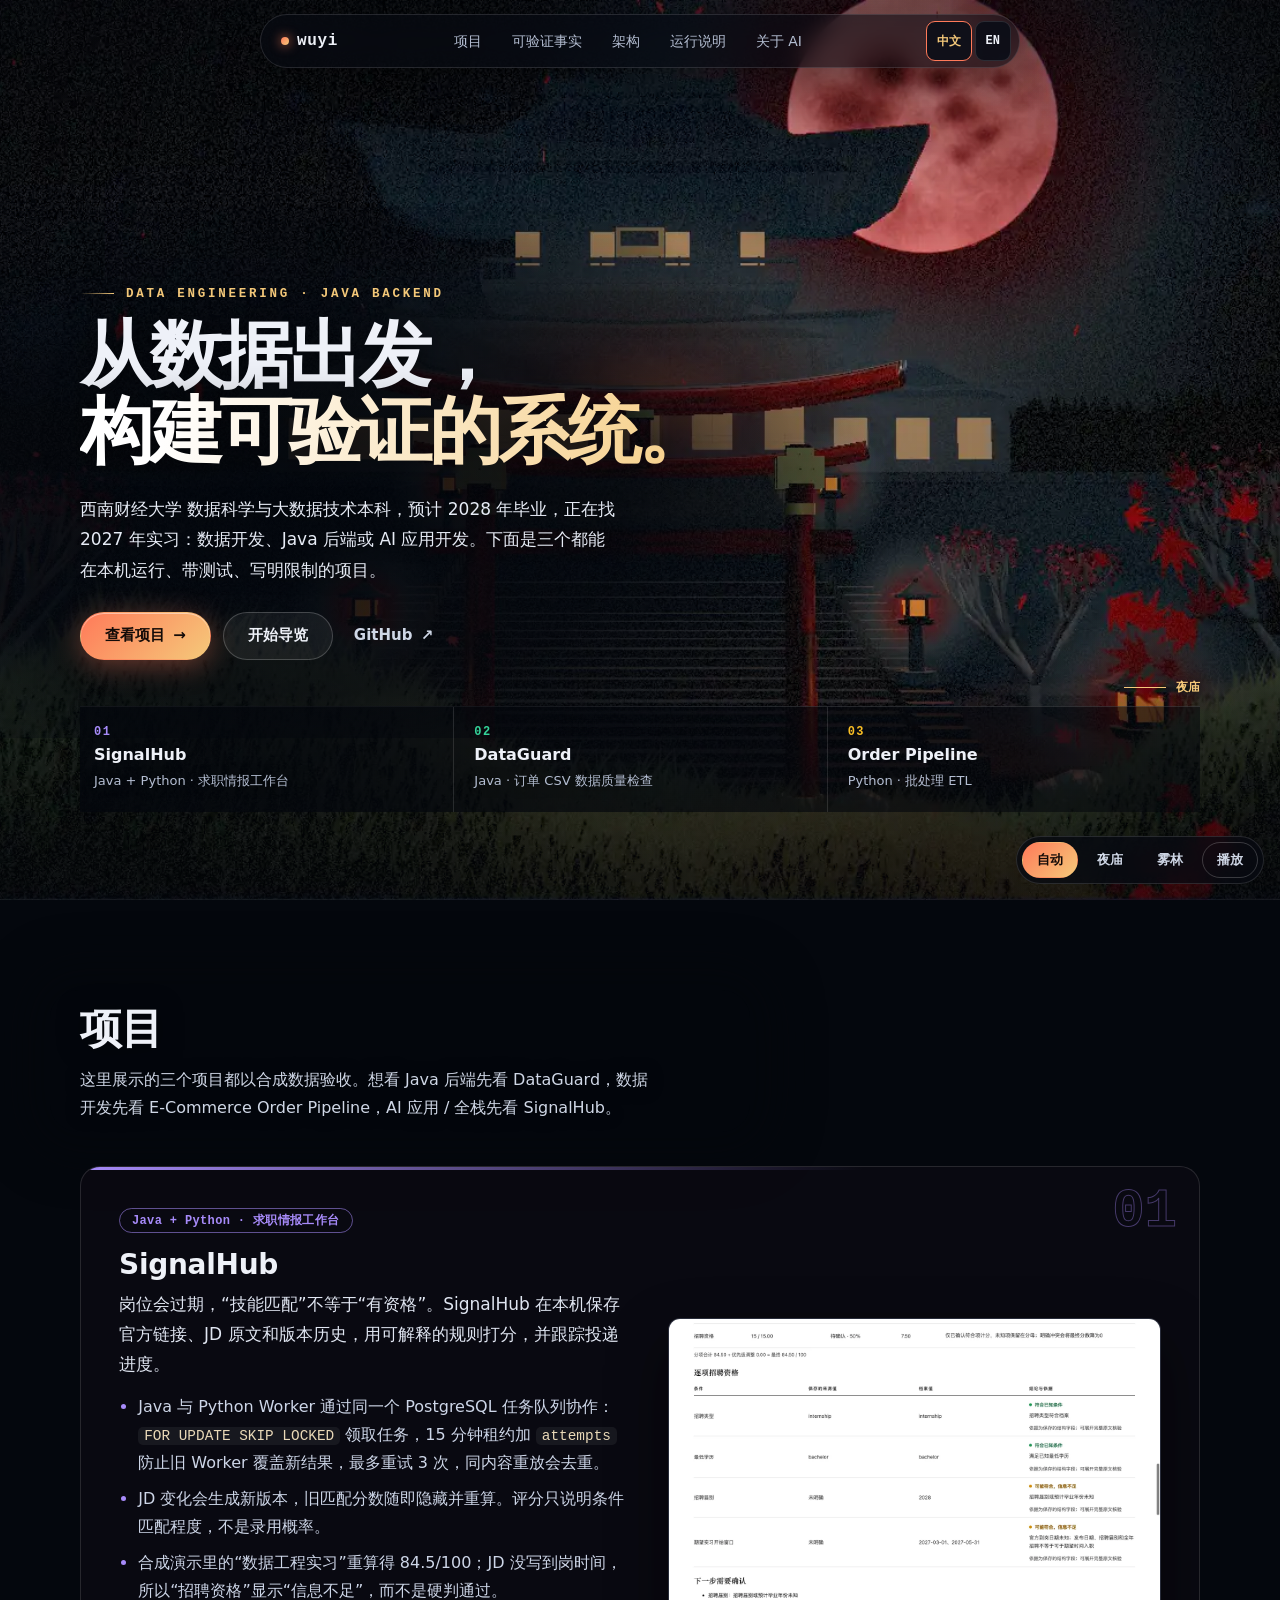
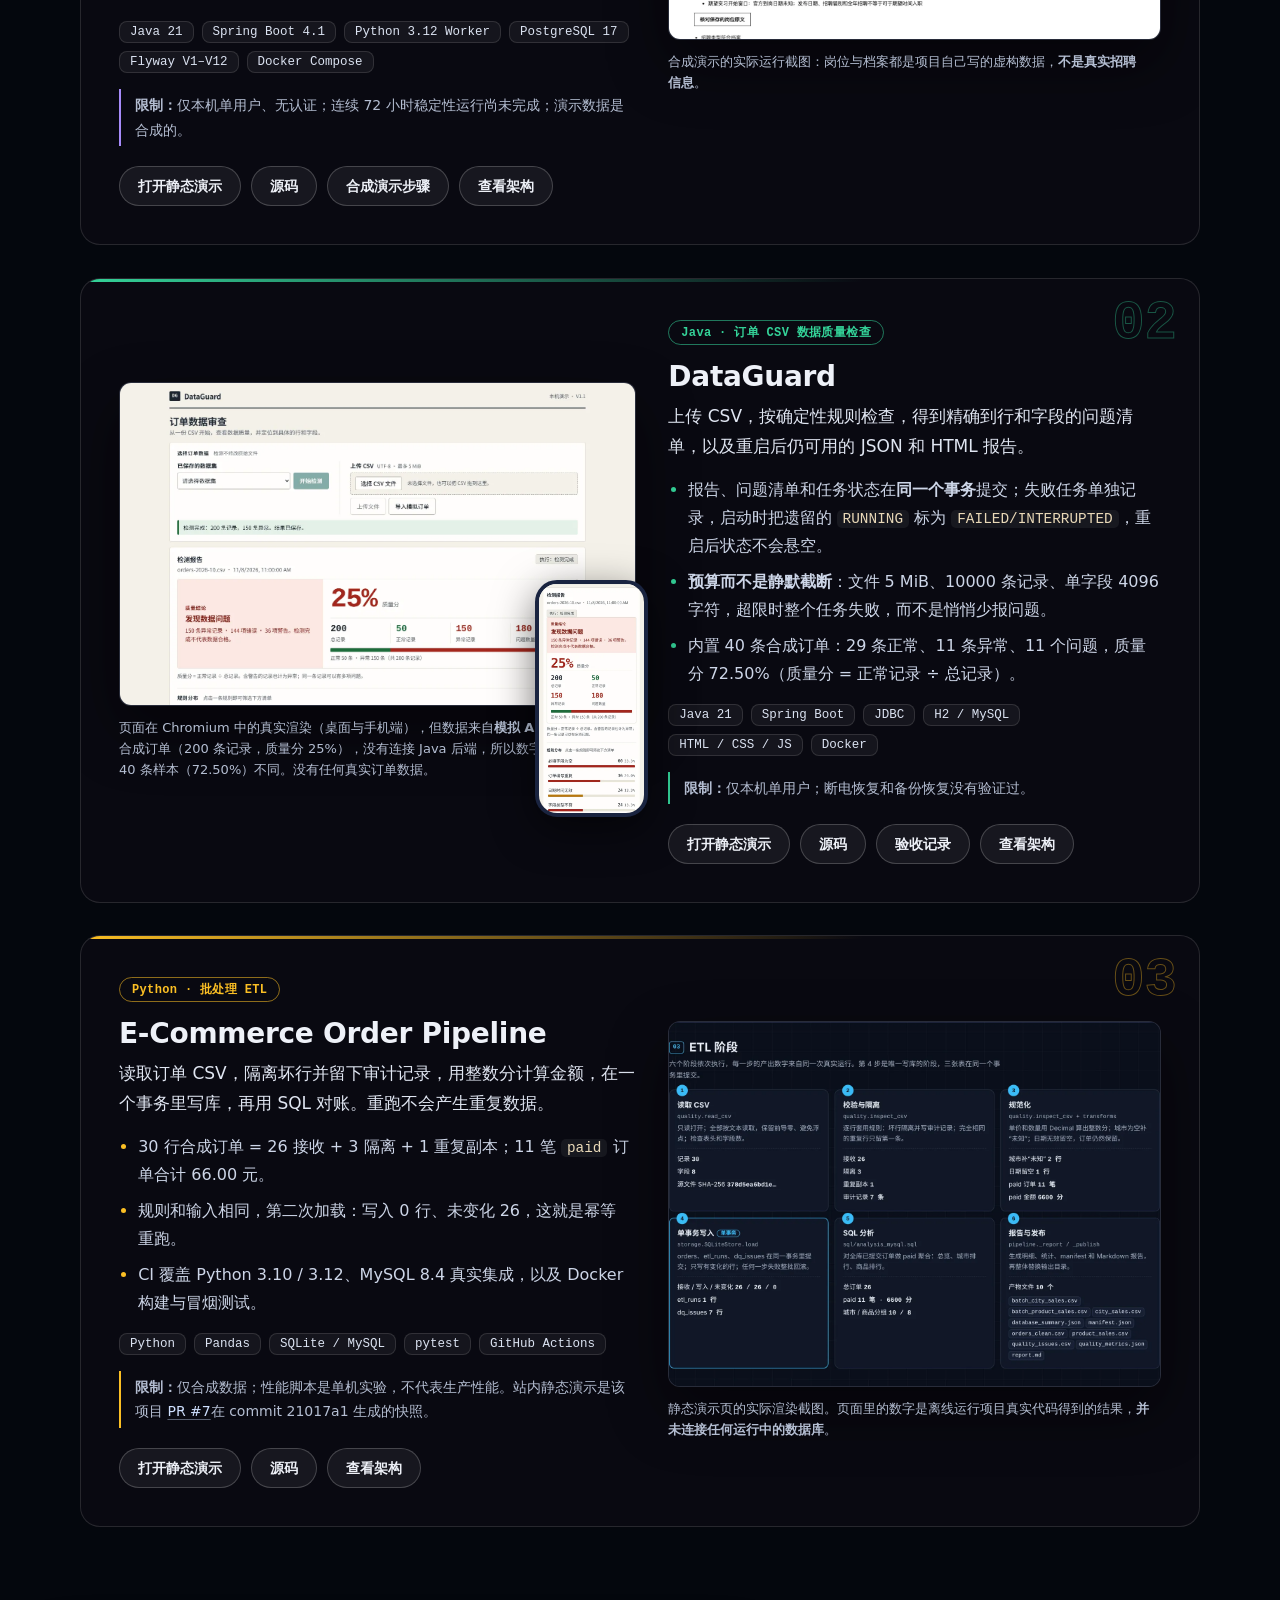
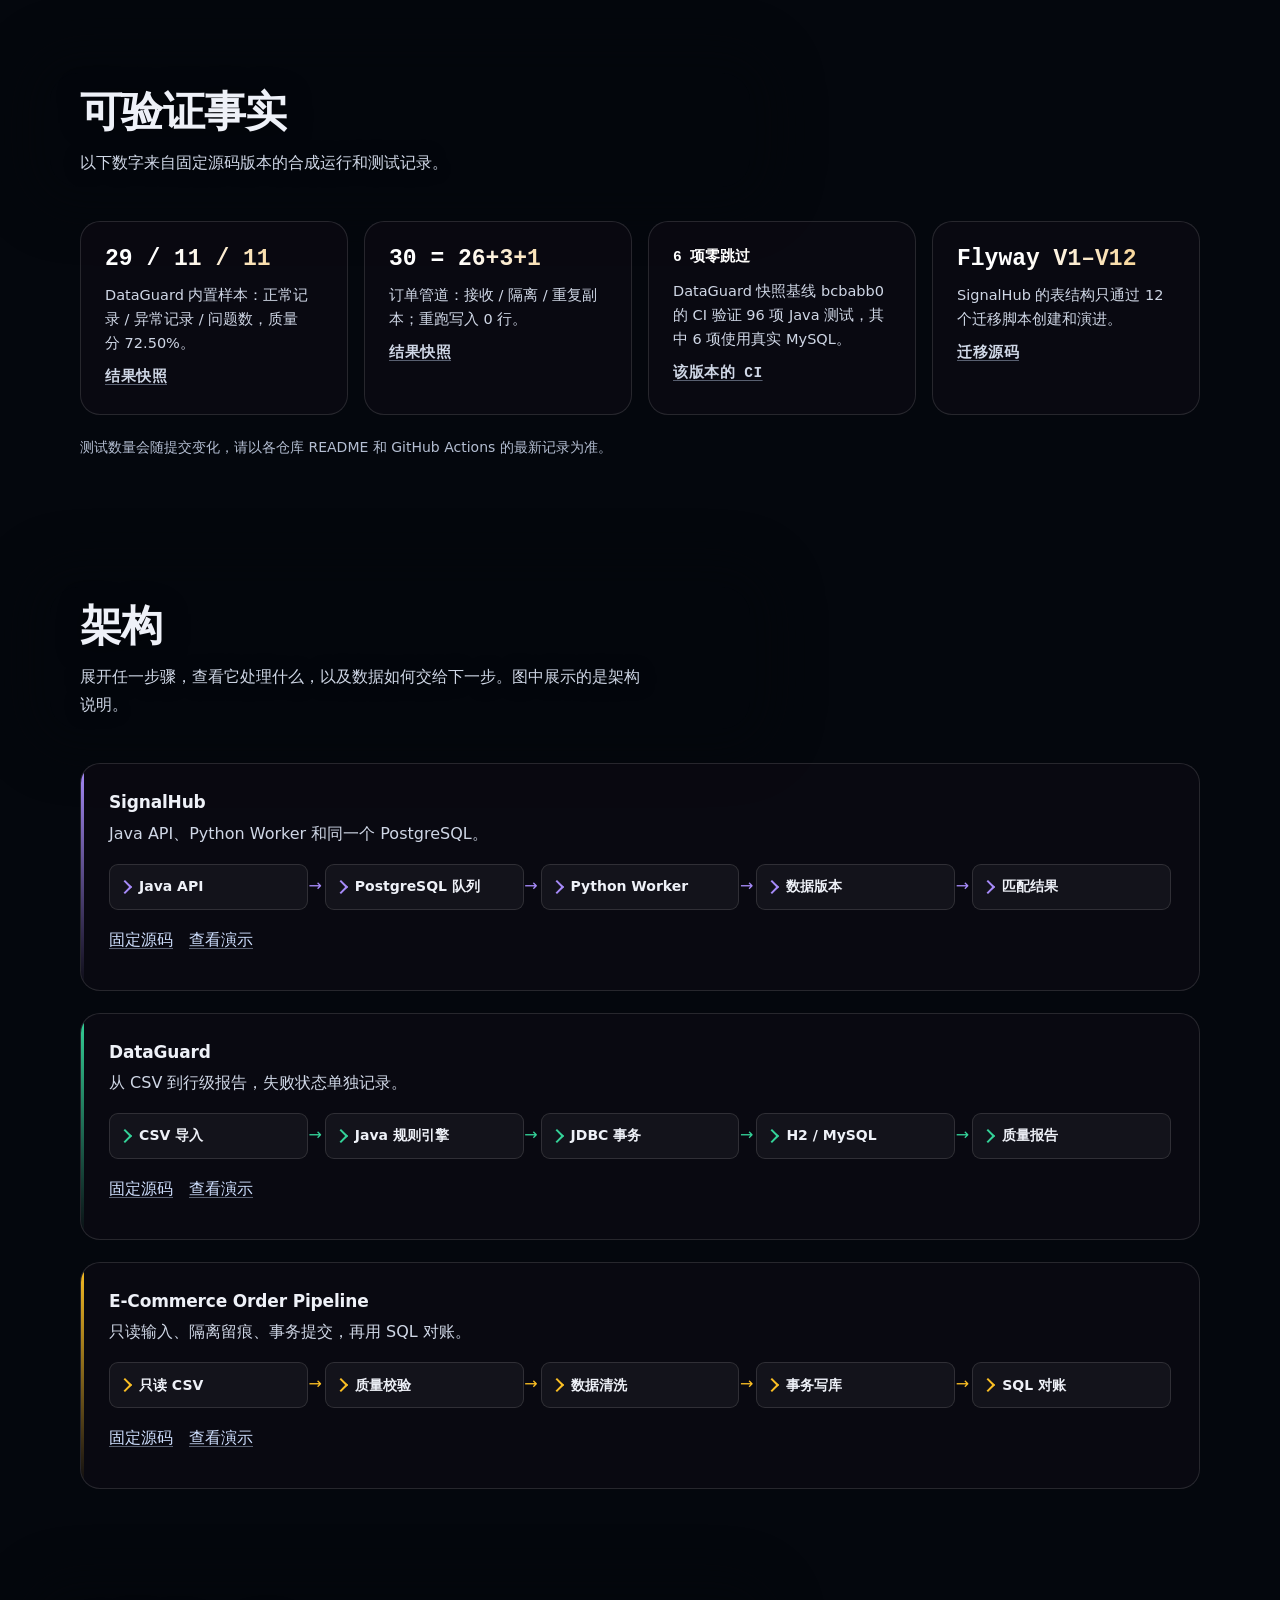
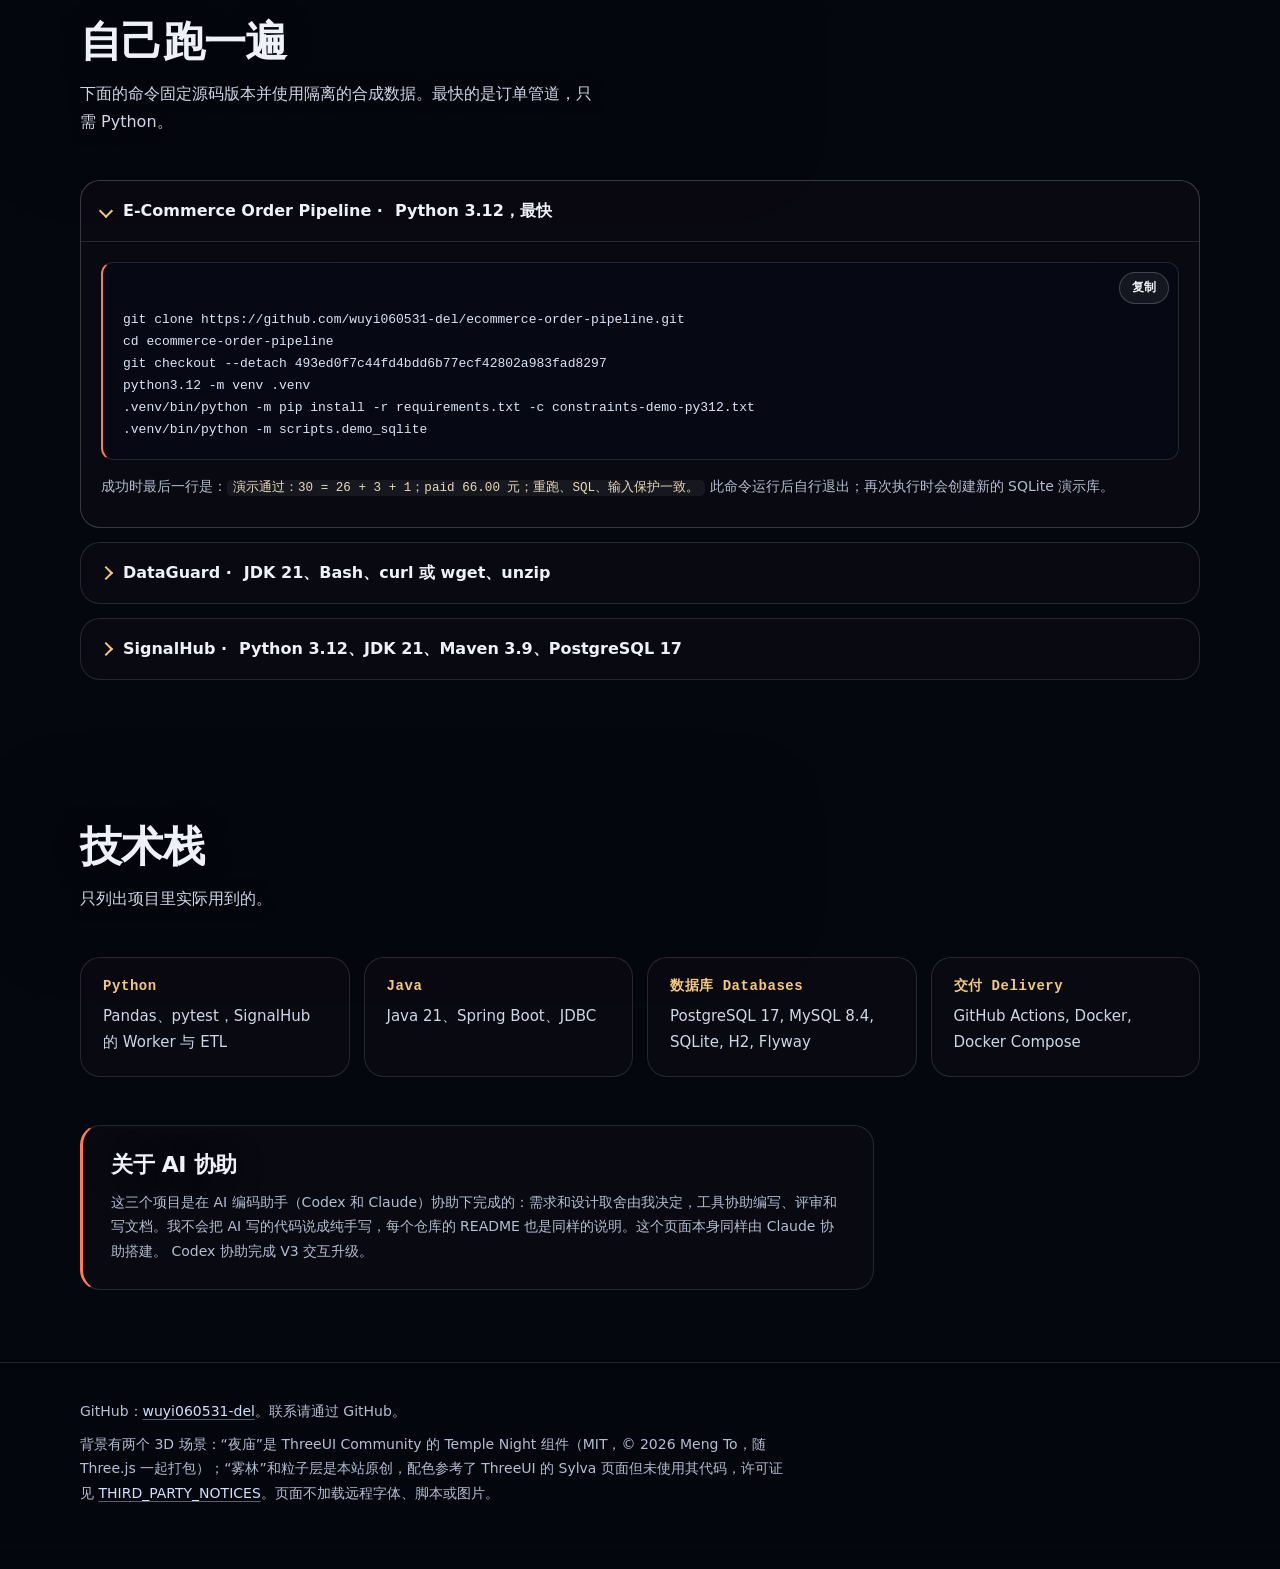
<file: docs/index.html>
<!doctype html>
<html lang="zh-CN">
<head>
<meta charset="utf-8">
<meta name="viewport" content="width=device-width, initial-scale=1">
<title>wuyi · 数据工程与 Java 后端作品集</title>
<meta name="description" content="三个能运行、有测试、写明局限的小系统：SignalHub、DataGuard 与 E-Commerce Order Pipeline。Python 数据工程、Java 后端、PostgreSQL / MySQL。">
<meta name="theme-color" content="#060912">
<meta property="og:type" content="website">
<meta property="og:title" content="wuyi · 数据工程与 Java 后端作品集">
<meta property="og:description" content="三个能运行、有测试、写明局限的小系统：SignalHub、DataGuard 与 E-Commerce Order Pipeline。">
<meta property="og:image" content="https://wuyi060531-del.github.io/wuyi060531-del/assets/og-image.jpg">
<meta property="og:image:width" content="1200">
<meta property="og:image:height" content="630">
<meta property="og:image:alt" content="作品集首页：从数据出发，构建可验证的系统。">
<meta name="twitter:card" content="summary_large_image">
<link rel="stylesheet" href="assets/style.css">
</head>
<body data-title="homeTitle">
<a class="skip" href="#projects"><span data-i="49">跳到项目</span></a>

<div class="stage" id="stage" aria-hidden="true">
  <img class="stage-poster poster-night" src="assets/hero-poster.webp" alt="" width="1600" height="780" fetchpriority="high">
  <div class="stage-poster poster-forest"></div>
  <canvas class="scene" id="scene-night"></canvas>
  <canvas class="scene" id="scene-forest"></canvas>
  <canvas class="fx" id="fx"></canvas>
  <div class="veil"></div>
</div>

<div class="progress" id="progress" aria-hidden="true"></div>
<canvas class="sparks" id="sparks" aria-hidden="true"></canvas>

<header class="site-header">
  <div class="bar">
    <a class="brand" href="#top">wuyi</a>
    <nav aria-label="页面导航" data-i-label="pageNav">
      <a href="#projects" data-nav="projects"><span data-i="124">项目</span></a>
      <a href="#evidence" data-nav="evidence"><span data-i="126">可验证事实</span></a>
      <a href="#architecture" data-nav="architecture"><span data-i="128">架构</span></a>
      <a href="#reproduce" data-nav="reproduce"><span data-i="130">运行说明</span></a>
      <a href="#about" data-nav="about"><span data-i="131">关于 AI</span></a>
    </nav>
<div class="language" role="group" aria-label="语言 / Language" hidden>
  <button type="button" data-language="zh" lang="zh-CN" aria-pressed="true">中文</button>
  <button type="button" data-language="en" lang="en" aria-pressed="false">EN</button>
  <span class="visually-hidden" data-language-status role="status"></span>
</div>
  </div>
</header>

<main id="top">
  <section class="hero" id="hero" data-scene="night" aria-labelledby="hero-title">
    <div class="wrap hero-frame">
      <div class="hero-inner">
        <p class="kicker rise">Data engineering · Java backend</p>
        <h1 id="hero-title" class="rise"><span class="ph" data-i="50">从数据出发，</span><span class="ph" data-i="51">构建可验证的系统。</span></h1>
        <p class="lead rise"><span data-i="52">西南财经大学 数据科学与大数据技术本科，预计 2028 年</span><span class="lead-phrase" data-i="heroGraduate">毕业</span><span data-i="heroSearch">，正在找 2027 年实习：</span><span class="lead-phrase" data-i="heroData">数据开发</span><span data-i="heroSeparator">、</span><span class="lead-phrase" data-i="heroBackend">Java 后端</span><span data-i="heroChoice">或 </span><span class="lead-phrase" data-i="heroAi">AI 应用开发</span><span data-i="heroProjects">。下面是三个都能</span><span class="lead-phrase" data-i="heroLocal">在本机运行</span><span class="lead-phrase" data-i="heroTests">、带测试</span><span data-i="heroLimits">、写明限制的项目。</span></p>
        <div class="cta rise">
          <a class="btn primary" href="#projects"><span data-i="53">查看项目 </span><span class="arr" aria-hidden="true">→</span></a>
          <button class="btn" type="button" data-tour-start hidden><span data-i="54">开始导览</span></button>
          <span class="visually-hidden" role="status" data-tour-status></span>
          <a class="btn text" href="https://github.com/wuyi060531-del">GitHub <span class="arr" aria-hidden="true">↗</span></a>
        </div>
      </div>
      <p class="scene-note" aria-hidden="true"><span class="scene-night"><span data-i="56">夜庙</span></span><span class="scene-forest"><span data-i="57">雾林</span></span></p>
      <ol class="hero-index" aria-label="三个项目" data-i-label="projectNav">
        <li><a href="#p-signalhub-card"><span class="n">01</span><b>SignalHub</b><small><span data-i="58">Java + Python · 求职情报工作台</span></small></a></li>
        <li><a href="#p-dataguard-card"><span class="n">02</span><b>DataGuard</b><small><span data-i="59">Java · 订单 CSV 数据质量检查</span></small></a></li>
        <li><a href="#p-ecommerce-card"><span class="n">03</span><b>Order Pipeline</b><small><span data-i="60">Python · 批处理 ETL</span></small></a></li>
      </ol>
    </div>
  </section>

  <aside class="tour" data-tour-panel hidden>
    <h2 tabindex="-1"></h2>
    <p></p>
    <div class="tour-actions">
      <button type="button" data-tour-back></button>
      <button type="button" data-tour-next></button>
      <button type="button" data-tour-exit></button>
    </div>
  </aside>

  <section id="projects" aria-labelledby="projects-title">
    <div class="wrap">
      <div class="section-head reveal">
        <h2 id="projects-title"><span data-i="1">项目</span></h2>
        <p><span data-i="61">这里展示的三个项目都以合成数据验收。想看 Java 后端先看 DataGuard，数据开发先看 E-Commerce Order Pipeline，AI 应用 / 全栈先看 SignalHub。</span></p>
      </div>

      <article class="project signalhub glow reveal" id="p-signalhub-card" data-scene="forest" aria-labelledby="p-signalhub">
        <span class="num" aria-hidden="true">01</span>
        <div class="copy-col">
          <span class="tag" data-i="58">Java + Python · 求职情报工作台</span>
          <h3 id="p-signalhub">SignalHub</h3>
          <p class="one"><span data-i="62">岗位会过期，“技能匹配”不等于“有资格”。SignalHub 在本机保存官方链接、JD 原文和版本历史，用可解释的规则打分，并跟踪投递进度。</span></p>
          <ul>
            <li><span data-i="63">Java 与 Python Worker 通过同一个 PostgreSQL 任务队列协作：</span><code>FOR UPDATE SKIP LOCKED</code><span data-i="64"> 领取任务，15 分钟租约加 </span><code>attempts</code><span data-i="65"> 防止旧 Worker 覆盖新结果，最多重试 3 次，同内容重放会去重。</span></li>
            <li><span data-i="66">JD 变化会生成新版本，旧匹配分数随即隐藏并重算。评分只说明条件匹配程度，不是录用概率。</span></li>
            <li><span data-i="67">合成演示里的“数据工程实习”重算得 84.5/100；JD 没写到岗时间，所以“招聘资格”显示“信息不足”，而不是硬判通过。</span></li>
          </ul>
          <ul class="chips" aria-label="技术栈" data-i-label="techStack"><li>Java 21</li><li>Spring Boot 4.1</li><li>Python 3.12 Worker</li><li>PostgreSQL 17</li><li>Flyway V1–V12</li><li>Docker Compose</li></ul>
          <p class="limit"><strong><span data-i="138">限制：</span></strong><span data-i="68">仅本机单用户、无认证；连续 72 小时稳定性运行尚未完成；演示数据是合成的。</span></p>
          <div class="links">
            <a class="btn sm" href="demos/signalhub/index.html"><span data-i="132">打开静态演示</span></a>
            <a class="btn sm" href="https://github.com/wuyi060531-del/signalhub"><span data-i="135">源码</span></a>
            <a class="btn sm" href="https://github.com/wuyi060531-del/signalhub/blob/main/docs/PUBLIC_DEMO.md"><span data-i="69">合成演示步骤</span></a>
            <a class="btn sm" href="#flow-signalhub"><span data-i="7">查看架构</span></a>
          </div>
        </div>
        <figure>
          <div class="shot"><img src="assets/img/signalhub-matching.webp" width="1380" height="900" loading="lazy" alt="SignalHub 岗位详情页：合成的数据工程实习，显示匹配分数 85、各条件的匹配与缺失说明和招聘资格状态" data-i-alt="alt150"></div>
          <figcaption><span data-i="70">合成演示的实际运行截图：岗位与档案都是项目自己写的虚构数据，</span><strong><span data-i="71">不是真实招聘信息</span></strong>。</figcaption>
        </figure>
      </article>

      <article class="project dataguard glow reveal" id="p-dataguard-card" data-scene="night" aria-labelledby="p-dataguard">
        <span class="num" aria-hidden="true">02</span>
        <div class="copy-col">
          <span class="tag" data-i="59">Java · 订单 CSV 数据质量检查</span>
          <h3 id="p-dataguard">DataGuard</h3>
          <p class="one"><span data-i="72">上传 CSV，按确定性规则检查，得到精确到行和字段的问题清单，以及重启后仍可用的 JSON 和 HTML 报告。</span></p>
          <ul>
            <li><span data-i="73">报告、问题清单和任务状态在</span><strong><span data-i="74">同一个事务</span></strong><span data-i="75">提交；失败任务单独记录，启动时把遗留的 </span><code>RUNNING</code><span data-i="76"> 标为 </span><code>FAILED/INTERRUPTED</code><span data-i="77">，重启后状态不会悬空。</span></li>
            <li><strong><span data-i="78">预算而不是静默截断</span></strong><span data-i="79">：文件 5 MiB、10000 条记录、单字段 4096 字符，超限时整个任务失败，而不是悄悄少报问题。</span></li>
            <li><span data-i="80">内置 40 条合成订单：29 条正常、11 条异常、11 个问题，质量分 72.50%（质量分 = 正常记录 ÷ 总记录）。</span></li>
          </ul>
          <ul class="chips" aria-label="技术栈" data-i-label="techStack"><li>Java 21</li><li>Spring Boot</li><li>JDBC</li><li>H2 / MySQL</li><li>HTML / CSS / JS</li><li>Docker</li></ul>
          <p class="limit"><strong><span data-i="139">限制：</span></strong><span data-i="81">仅本机单用户；断电恢复和备份恢复没有验证过。</span></p>
          <div class="links">
            <a class="btn sm" href="demos/dataguard/index.html"><span data-i="133">打开静态演示</span></a>
            <a class="btn sm" href="https://github.com/wuyi060531-del/dataguard"><span data-i="136">源码</span></a>
            <a class="btn sm" href="https://github.com/wuyi060531-del/dataguard/blob/main/docs/VALIDATION.md"><span data-i="82">验收记录</span></a>
            <a class="btn sm" href="#flow-dataguard"><span data-i="8">查看架构</span></a>
          </div>
        </div>
        <figure class="has-phone">
          <div class="shot crop"><img src="assets/img/dataguard-report.webp" width="1366" height="2100" loading="lazy" alt="DataGuard 检测报告页：质量分、问题类型分布和按行定位的问题清单（合成订单数据）" data-i-alt="alt151"></div>
          <div class="phone"><img src="assets/img/dataguard-mobile.webp" width="390" height="844" loading="lazy" alt="DataGuard 手机端报告页" data-i-alt="alt152"></div>
          <figcaption><span data-i="83">页面在 Chromium 中的真实渲染（桌面与手机端），但数据来自</span><strong><span data-i="84">模拟 API</span></strong><span data-i="85"> 提供的另一份合成订单（200 条记录，质量分 25%），没有连接 Java 后端，所以数字与左侧的内置 40 条样本（72.50%）不同。没有任何真实订单数据。</span></figcaption>
        </figure>
      </article>

      <article class="project ecommerce glow reveal" id="p-ecommerce-card" data-scene="forest" aria-labelledby="p-ecommerce">
        <span class="num" aria-hidden="true">03</span>
        <div class="copy-col">
          <span class="tag" data-i="60">Python · 批处理 ETL</span>
          <h3 id="p-ecommerce">E-Commerce Order Pipeline</h3>
          <p class="one"><span data-i="86">读取订单 CSV，隔离坏行并留下审计记录，用整数分计算金额，在一个事务里写库，再用 SQL 对账。重跑不会产生重复数据。</span></p>
          <ul>
            <li><span data-i="87">30 行合成订单 = 26 接收 + 3 隔离 + 1 重复副本；11 笔 </span><code>paid</code><span data-i="88"> 订单合计 66.00 元。</span></li>
            <li><span data-i="89">规则和输入相同，第二次加载：写入 0 行、未变化 26，这就是幂等重跑。</span></li>
            <li><span data-i="90">CI 覆盖 Python 3.10 / 3.12、MySQL 8.4 真实集成，以及 Docker 构建与冒烟测试。</span></li>
          </ul>
          <ul class="chips" aria-label="技术栈" data-i-label="techStack"><li>Python</li><li>Pandas</li><li>SQLite / MySQL</li><li>pytest</li><li>GitHub Actions</li></ul>
          <p class="limit"><strong><span data-i="140">限制：</span></strong><span data-i="91">仅合成数据；性能脚本是单机实验，不代表生产性能。站内静态演示是该项目 </span><a href="https://github.com/wuyi060531-del/ecommerce-order-pipeline/pull/7">PR #7</a><span data-i="92">在 commit 21017a1 生成的快照。</span></p>
          <div class="links">
            <a class="btn sm" href="demos/ecommerce-order-pipeline/index.html"><span data-i="134">打开静态演示</span></a>
            <a class="btn sm" href="https://github.com/wuyi060531-del/ecommerce-order-pipeline"><span data-i="137">源码</span></a>
            <a class="btn sm" href="#flow-ecommerce"><span data-i="9">查看架构</span></a>
          </div>
        </div>
        <figure>
          <div class="shot"><img src="assets/img/ecommerce-stages.webp" width="1400" height="1038" loading="lazy" alt="订单 ETL 静态演示页：读取、校验隔离、规范化、事务写入、SQL 分析、报告各阶段" data-i-alt="alt153"></div>
          <figcaption><span data-i="93">静态演示页的实际渲染截图。页面里的数字是离线运行项目真实代码得到的结果，</span><strong><span data-i="94">并未连接任何运行中的数据库</span></strong>。</figcaption>
        </figure>
      </article>
    </div>
  </section>

  <section id="evidence" data-scene="night" aria-labelledby="evidence-title">
    <div class="wrap">
      <div class="section-head reveal">
        <h2 id="evidence-title"><span data-i="2">可验证事实</span></h2>
        <p><span data-i="95">以下数字来自固定源码版本的合成运行和测试记录。</span></p>
      </div>
      <ul class="stats">
        <li class="stat glow reveal"><b>29 / 11 / 11</b><span><span data-i="96">DataGuard 内置样本：正常记录 / 异常记录 / 问题数，质量分 72.50%。</span></span><a href="demos/dataguard/snapshot.json"><span data-i="141">结果快照</span></a></li>
        <li class="stat glow reveal"><b>30 = 26+3+1</b><span><span data-i="97">订单管道：接收 / 隔离 / 重复副本；重跑写入 0 行。</span></span><a href="demos/ecommerce-order-pipeline/demo-data.json"><span data-i="142">结果快照</span></a></li>
        <li class="stat glow reveal"><b><span data-i="98">6 项零跳过</span></b><span><span data-i="99">DataGuard 快照基线 bcbabb0 的 CI 验证 96 项 Java 测试，其中 6 项使用真实 MySQL。</span></span><a href="https://github.com/wuyi060531-del/dataguard/actions/runs/42838667209"><span data-i="100">该版本的 CI</span></a></li>
        <li class="stat glow reveal"><b>Flyway V1–V12</b><span><span data-i="101">SignalHub 的表结构只通过 12 个迁移脚本创建和演进。</span></span><a href="https://github.com/wuyi060531-del/signalhub/tree/5e3685912198fb5a4c5dc85eec59642d49690155/backend-java/src/main/resources/db/migration"><span data-i="102">迁移源码</span></a></li>
      </ul>
      <p class="note reveal"><span data-i="103">测试数量会随提交变化，请以各仓库 README 和 GitHub Actions 的最新记录为准。</span></p>
    </div>
  </section>

  <section id="architecture" data-scene="forest" aria-labelledby="arch-title">
    <div class="wrap">
      <div class="section-head reveal">
        <h2 id="arch-title"><span data-i="3">架构</span></h2>
        <p><span data-i="104">展开任一步骤，查看它处理什么，以及数据如何交给下一步。图中展示的是架构说明。</span></p>
      </div>
      <div class="arch">
        <article class="arch-block glow signalhub" id="flow-signalhub">
          <h3>SignalHub</h3>
          <p><span data-i="10">Java API、Python Worker 和同一个 PostgreSQL。</span></p>
          <ol class="flow" role="list">
            <li><details name="steps-signalhub"><summary><span data-i="11">Java API</span></summary><p><span data-i="12">校验请求并写入任务。页面与业务接口也由 Java 提供。</span></p></details></li>
            <li><details name="steps-signalhub"><summary><span data-i="13">PostgreSQL 队列</span></summary><p><span data-i="14">task_requests 使用行锁、租约和尝试次数协调任务领取与重试。</span></p></details></li>
            <li><details name="steps-signalhub"><summary><span data-i="15">Python Worker</span></summary><p><span data-i="16">保存原始输入并规范化；原样重放会去重。</span></p></details></li>
            <li><details name="steps-signalhub"><summary><span data-i="17">数据版本</span></summary><p><span data-i="18">内容变化产生新版本，旧匹配分随即失效。</span></p></details></li>
            <li><details name="steps-signalhub"><summary><span data-i="19">匹配结果</span></summary><p><span data-i="20">Java 规则重算并解释结果；未知资格保留为信息不足。</span></p></details></li>
          </ol>
          <p class="flow-links"><a href="https://github.com/wuyi060531-del/signalhub/tree/5e3685912198fb5a4c5dc85eec59642d49690155"><span data-i="21">固定源码</span></a> <a href="demos/signalhub/index.html"><span data-i="22">查看演示</span></a></p>
        </article>
        <article class="arch-block glow dataguard" id="flow-dataguard">
          <h3>DataGuard</h3>
          <p><span data-i="23">从 CSV 到行级报告，失败状态单独记录。</span></p>
          <ol class="flow" role="list">
            <li><details name="steps-dataguard"><summary><span data-i="24">CSV 导入</span></summary><p><span data-i="25">检查文件结构和用量上限，超限时拒绝整个任务。</span></p></details></li>
            <li><details name="steps-dataguard"><summary><span data-i="26">Java 规则引擎</span></summary><p><span data-i="27">QualityRule 接口组合确定性规则，保留问题所在行与字段。</span></p></details></li>
            <li><details name="steps-dataguard"><summary><span data-i="28">JDBC 事务</span></summary><p><span data-i="29">报告、问题与成功状态在同一个事务提交；失败状态单独处理。</span></p></details></li>
            <li><details name="steps-dataguard"><summary><span data-i="30">H2 / MySQL</span></summary><p><span data-i="31">JDBC 存储支持本地 H2，也有真实 MySQL 集成验收。</span></p></details></li>
            <li><details name="steps-dataguard"><summary><span data-i="32">质量报告</span></summary><p><span data-i="33">已提交的 JSON 与 HTML 报告可回看，失败任务不会返回部分报告。</span></p></details></li>
          </ol>
          <p class="flow-links"><a href="https://github.com/wuyi060531-del/dataguard/tree/bcbabb0e9b4fca7cd26d3234e640d3f7a4a08cb3"><span data-i="34">固定源码</span></a> <a href="demos/dataguard/index.html"><span data-i="35">查看演示</span></a></p>
        </article>
        <article class="arch-block glow ecommerce" id="flow-ecommerce">
          <h3>E-Commerce Order Pipeline</h3>
          <p><span data-i="36">只读输入、隔离留痕、事务提交，再用 SQL 对账。</span></p>
          <ol class="flow" role="list">
            <li><details name="steps-ecommerce"><summary><span data-i="37">只读 CSV</span></summary><p><span data-i="38">读取合成订单并保留源文件。</span></p></details></li>
            <li><details name="steps-ecommerce"><summary><span data-i="39">质量校验</span></summary><p><span data-i="40">隔离不合格记录并丢弃重复副本，保留质量问题。</span></p></details></li>
            <li><details name="steps-ecommerce"><summary><span data-i="41">数据清洗</span></summary><p><span data-i="42">补齐适用默认值，并以整数分表示金额。</span></p></details></li>
            <li><details name="steps-ecommerce"><summary><span data-i="43">事务写库</span></summary><p><span data-i="44">同一事务写入 SQLite 或 MySQL；失败时回滚。</span></p></details></li>
            <li><details name="steps-ecommerce"><summary><span data-i="45">SQL 对账</span></summary><p><span data-i="46">用 SQL 核对入库、汇总与本批结果。固定样本同规则重跑写入 0 行。</span></p></details></li>
          </ol>
          <p class="flow-links"><a href="https://github.com/wuyi060531-del/ecommerce-order-pipeline/tree/21017a1617bc369cd8c418debc049456c0b8ac91"><span data-i="47">固定源码</span></a> <a href="demos/ecommerce-order-pipeline/index.html"><span data-i="48">查看演示</span></a></p>
        </article>
      </div>
    </div>
  </section>

  <section id="reproduce" data-scene="night" aria-labelledby="repro-title">
    <div class="wrap">
      <div class="section-head reveal">
        <h2 id="repro-title"><span data-i="4">自己跑一遍</span></h2>
        <p><span data-i="105">下面的命令固定源码版本并使用隔离的合成数据。最快的是订单管道，只需 Python。</span></p>
      </div>

      <details class="glow reveal" open>
        <summary id="run-order">E-Commerce Order Pipeline · <span data-i="106">Python 3.12，最快</span></summary>
        <div class="run">
<pre><code>git clone https://github.com/wuyi060531-del/ecommerce-order-pipeline.git
cd ecommerce-order-pipeline
git checkout --detach 493ed0f7c44fd4bdd6b77ecf42802a983fad8297
python3.12 -m venv .venv
.venv/bin/python -m pip install -r requirements.txt -c constraints-demo-py312.txt
.venv/bin/python -m scripts.demo_sqlite</code></pre>
          <p><span data-i="109">成功时最后一行是：</span><code lang="zh-CN">演示通过：30 = 26 + 3 + 1；paid 66.00 元；重跑、SQL、输入保护一致。</code><span data-i="110"> 此命令运行后自行退出；再次执行时会创建新的 SQLite 演示库。</span></p>
        </div>
      </details>

      <details class="glow reveal">
        <summary id="run-dataguard">DataGuard · <span data-i="107">JDK 21、Bash、curl 或 wget、unzip</span></summary>
        <div class="run">
<pre><code>git clone https://github.com/wuyi060531-del/dataguard.git
cd dataguard
git checkout --detach bcbabb0e9b4fca7cd26d3234e640d3f7a4a08cb3
bash scripts/mvn.sh -DskipTests package
run_dir=$(mktemp -d)
PORT=18094 DATAGUARD_DB_PATH="$run_dir/orders" DATAGUARD_STORAGE_ROOT="$run_dir/uploads" \
  java -jar target/dataguard-1.1.0.jar</code></pre>
          <p><span data-i="148">打开 </span><code>http://127.0.0.1:18094</code><span data-i="111">，导入模拟订单并开始检测。H2 实测 29 条正常、11 条异常、11 个问题，质量分 72.50%。用 Ctrl+C 停止；重置演示时重新执行最后两条命令，换一个临时目录。</span></p>
        </div>
      </details>

      <details class="glow reveal">
        <summary id="run-signalhub">SignalHub · <span data-i="108">Python 3.12、JDK 21、Maven 3.9、PostgreSQL 17</span></summary>
        <div class="run">
<pre><code>git clone https://github.com/wuyi060531-del/signalhub.git
cd signalhub
git checkout --detach 5e3685912198fb5a4c5dc85eec59642d49690155
python3.12 -m venv .venv
.venv/bin/python -m pip install --upgrade 'pip>=26.2'
.venv/bin/python -m pip install -e 'data-pipeline-python[test]'
./scripts/mvn.sh -f backend-java/pom.xml -DskipTests package
.venv/bin/python scripts/public_demo.py</code></pre>
          <p><span data-i="112">按终端打印的地址打开岗位详情。演示会新建临时数据库，里面只有虚构的 JD 和档案，运行时不访问外部招聘、AI 或翻译服务。Ctrl+C 停止并清理临时库；再次运行即可重置。可加 </span><code>--verify-only</code><span data-i="113"> 验证后自动退出。PostgreSQL 17 的 </span><code>initdb</code><span data-i="149"> 和 </span><code>pg_ctl</code><span data-i="114"> 须在 PATH 中，或用 </span><code>PG_BIN</code><span data-i="115"> 指向其目录。</span></p>
        </div>
      </details>
    </div>
  </section>

  <section id="stack" data-scene="forest" aria-labelledby="stack-title">
    <div class="wrap">
      <div class="section-head reveal"><h2 id="stack-title"><span data-i="5">技术栈</span></h2><p><span data-i="116">只列出项目里实际用到的。</span></p></div>
      <div class="stack">
        <div class="glow reveal"><h3>Python</h3><p><span data-i="117">Pandas、pytest，SignalHub 的 Worker 与 ETL</span></p></div>
        <div class="glow reveal"><h3>Java</h3><p>Java 21、Spring Boot、JDBC</p></div>
        <div class="glow reveal"><h3><span data-i="118">数据库 Databases</span></h3><p>PostgreSQL 17, MySQL 8.4, SQLite, H2, Flyway</p></div>
        <div class="glow reveal"><h3><span data-i="119">交付 Delivery</span></h3><p>GitHub Actions, Docker, Docker Compose</p></div>
      </div>
    </div>
  </section>

  <section id="about" aria-labelledby="about-title" style="padding-top:24px">
    <div class="wrap">
      <div class="ai reveal">
        <h2 id="about-title"><span data-i="6">关于 AI 协助</span></h2>
        <p><span data-i="120">这三个项目是在 AI 编码助手（Codex 和 Claude）协助下完成的：需求和设计取舍由我决定，工具协助编写、评审和写文档。我不会把 AI 写的代码说成纯手写，每个仓库的 README 也是同样的说明。这个页面本身同样由 Claude 协助搭建。 Codex 协助完成 V3 交互升级。</span></p>
      </div>
    </div>
  </section>
</main>

<footer>
  <div class="wrap">
    <p><span data-i="150">GitHub：</span><a href="https://github.com/wuyi060531-del">wuyi060531-del</a><span data-i="121">。联系请通过 GitHub。</span></p>
    <p><span data-i="122">背景有两个 3D 场景：“夜庙”是 ThreeUI Community 的 Temple Night 组件（MIT，© 2026 Meng To，随 Three.js 一起打包）；“雾林”和粒子层是本站原创，配色参考了 ThreeUI 的 Sylva 页面但未使用其代码，许可证见 </span><a href="THIRD_PARTY_NOTICES.md">THIRD_PARTY_NOTICES</a><span data-i="123">。页面不加载远程字体、脚本或图片。</span></p>
  </div>
</footer>
<div class="stage-controls" role="group" aria-label="背景控制" data-i-label="backgroundControls" hidden>
  <button class="chip" type="button" data-scene-pick="auto" aria-pressed="true"><span data-i="143">自动</span></button>
  <button class="chip" type="button" data-scene-pick="night" aria-pressed="false"><span data-i="145">夜庙</span></button>
  <button class="chip" type="button" data-scene-pick="forest" aria-pressed="false"><span data-i="147">雾林</span></button>
  <button class="chip" type="button" id="stage-toggle" aria-pressed="false">播放</button>
</div>

<script type="module" src="assets/main.js"></script>
</body>
</html>
</file>
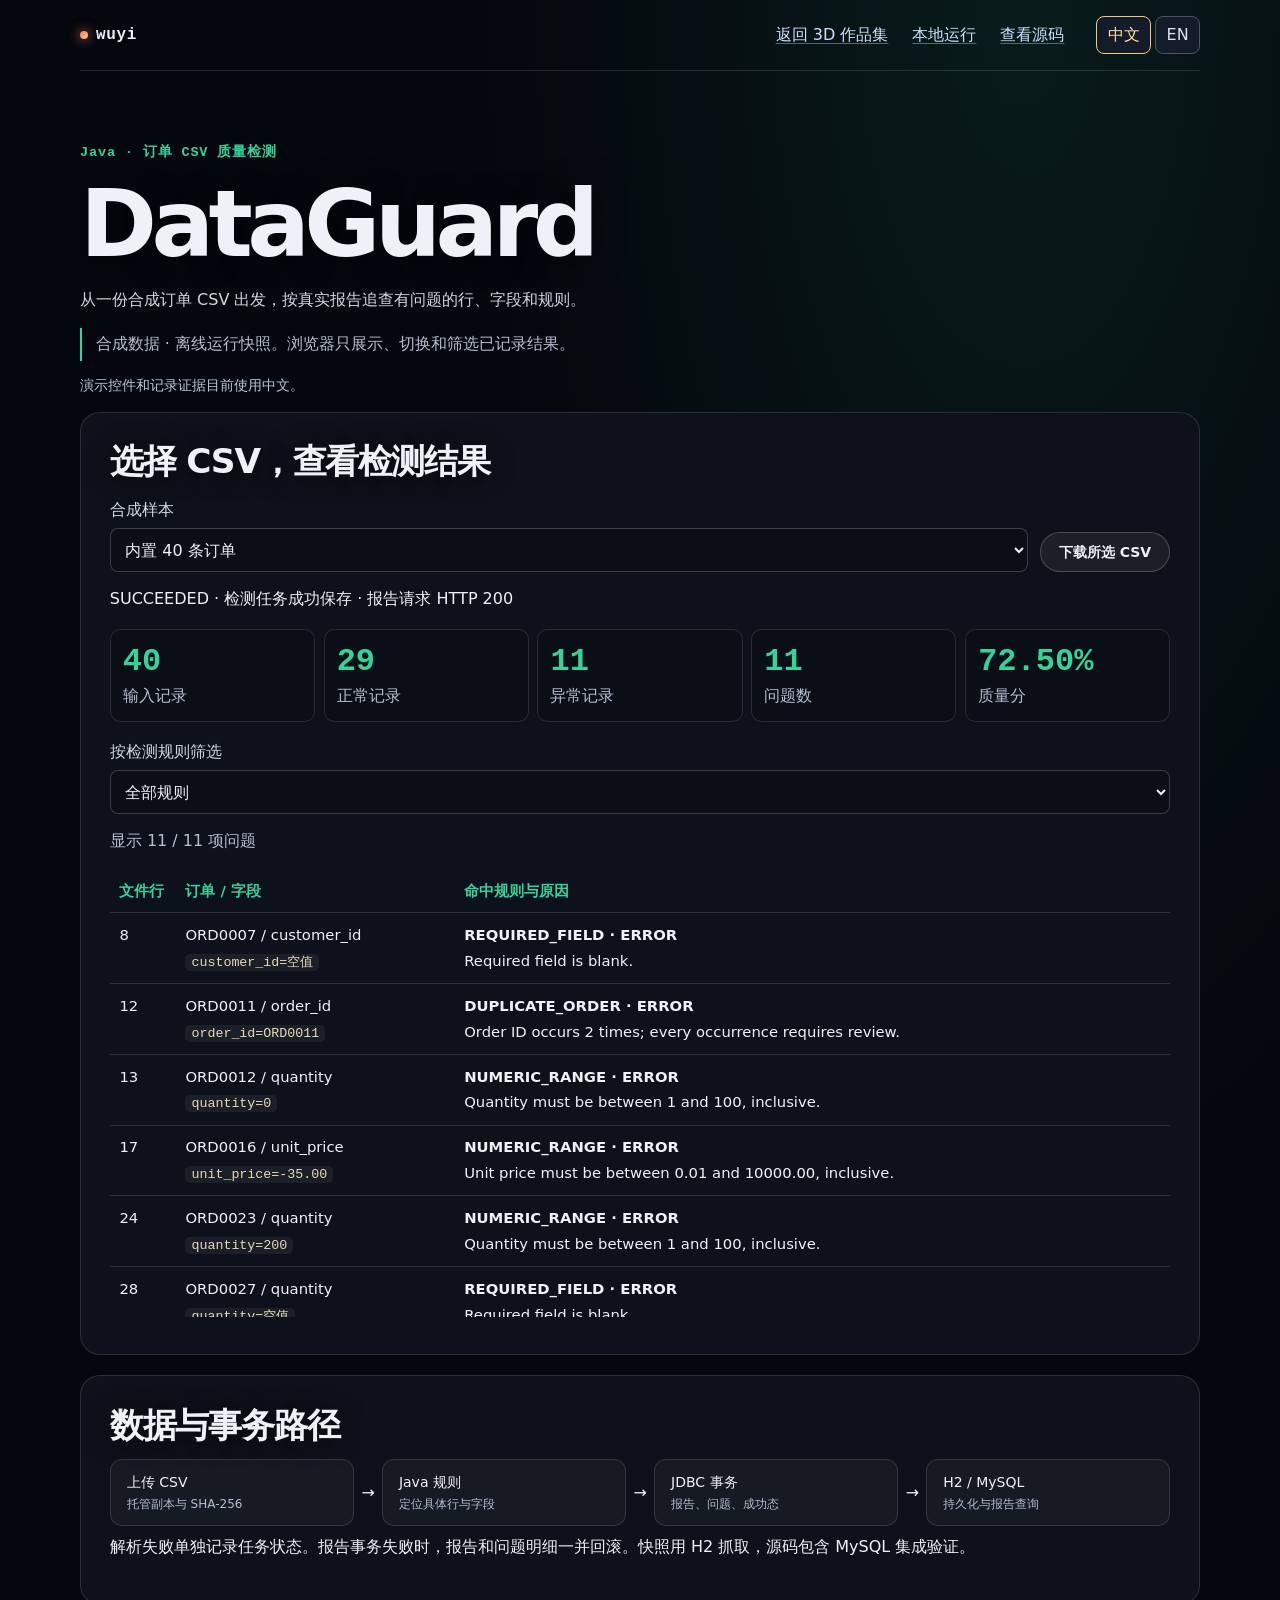
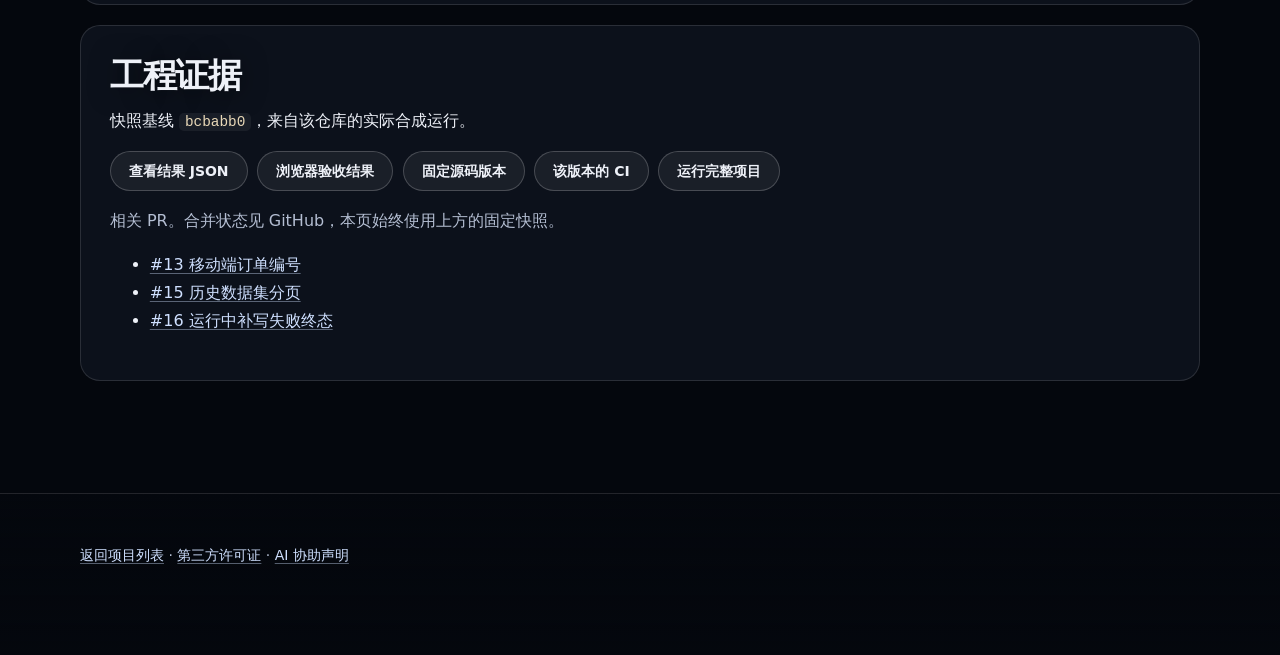
<file: docs/demos/dataguard/index.html>
<!doctype html>
<html lang="zh-CN">
<head>
<meta charset="utf-8">
<meta name="viewport" content="width=device-width, initial-scale=1">
<meta http-equiv="Content-Security-Policy" content="default-src 'none'; script-src 'self'; style-src 'self'; connect-src 'self'; base-uri 'none'; form-action 'none'">
<meta name="theme-color" content="#04070d">
<title>DataGuard · wuyi</title>
<meta name="description" content="从一份合成订单 CSV 出发，按真实报告追查有问题的行、字段和规则。">
<link rel="stylesheet" href="../../assets/style.css">
<link rel="stylesheet" href="../../assets/project-demo.css">
<script type="module" src="../../assets/project-demo.js"></script>
<script type="module" src="../../assets/language.js"></script>
</head>
<body data-title="guardTitle" class="demo-page" data-project="dataguard">
<a class="skip" href="#experiment" data-i="skipDemo">跳到交互演示</a>
<header class="wrap demo-bar">
  <a class="brand" href="../../index.html">wuyi</a>
  <a href="../../index.html#projects" data-i="demoBack">返回 3D 作品集</a>
  <a href="../../index.html#run-dataguard" data-i="demoRun">本地运行</a>
  <a href="https://github.com/wuyi060531-del/dataguard/tree/bcbabb0e9b4fca7cd26d3234e640d3f7a4a08cb3" data-i="demoSource">查看源码</a>
<div class="language" role="group" aria-label="语言 / Language" hidden>
  <button type="button" data-language="zh" lang="zh-CN" aria-pressed="true">中文</button>
  <button type="button" data-language="en" lang="en" aria-pressed="false">EN</button>
  <span class="visually-hidden" data-language-status role="status"></span>
</div>
</header>
<main class="wrap">
  <header class="demo-intro">
    <p class="demo-kind" data-i="guardKind">Java · 订单 CSV 质量检测</p>
    <h1>DataGuard</h1>
    <p class="demo-description" data-i="guardIntro">从一份合成订单 CSV 出发，按真实报告追查有问题的行、字段和规则。</p>
    <p class="demo-flag" data-i="demoSynthetic">合成数据 · 离线运行快照。浏览器只展示、切换和筛选已记录结果。</p>
  </header>
  <p class="demo-scope" data-i="demoScope">演示控件和记录证据目前使用中文。</p>
  <div lang="zh-CN">
  <p id="demo-load" role="status" hidden></p>
  <noscript><p>内置合成样本有 40 条，29 条正常、11 条异常，质量分 72.50%。 可直接打开 <a href="snapshot.json">原始结果快照</a>。</p></noscript>
  <section class="demo-panel" id="experiment" aria-labelledby="experiment-title">
    <h2 id="experiment-title">选择 CSV，查看检测结果</h2>
    <div class="demo-form" id="data-controls" hidden>
      <label for="sample">合成样本<select id="sample"><option value="orders">内置 40 条订单</option><option value="warning">一条金额警告</option><option value="empty">空文件 · 失败案例</option></select></label>
      <a class="btn sm" id="input-file" href="orders.csv" download>下载所选 CSV</a>
    </div>
    <p id="result-status" aria-live="polite"></p>
    <div id="data-report" hidden>
      <div class="demo-metrics" id="metrics"></div>
      <div class="demo-form"><label for="rule">按检测规则筛选<select id="rule"></select></label></div>
      <p class="demo-muted" id="issue-count" aria-live="polite"></p>
      <div class="demo-table" role="region" aria-label="检测明细" tabindex="0">
        <table><thead><tr><th scope="col">文件行</th><th scope="col">订单 / 字段</th><th scope="col">命中规则与原因</th></tr></thead><tbody id="issues"></tbody></table>
      </div>
    </div>
  </section>
  <section class="demo-panel demo-flow" aria-labelledby="flow-title">
    <h2 id="flow-title">数据与事务路径</h2>
    <ol class="flow"><li>上传 CSV<small>托管副本与 SHA-256</small></li><li>Java 规则<small>定位具体行与字段</small></li><li>JDBC 事务<small>报告、问题、成功态</small></li><li>H2 / MySQL<small>持久化与报告查询</small></li></ol>
    <p>解析失败单独记录任务状态。报告事务失败时，报告和问题明细一并回滚。快照用 H2 抓取，源码包含 MySQL 集成验证。</p>
  </section>
  <section class="demo-panel" aria-labelledby="evidence-title">
    <h2 id="evidence-title">工程证据</h2>
    <p>快照基线 <code>bcbabb0</code>，来自该仓库的实际合成运行。</p>
    <div class="demo-actions">
      <a class="btn sm" href="snapshot.json">查看结果 JSON</a>
      <a class="btn sm" href="../../evidence/portfolio-integration.json">浏览器验收结果</a>
      <a class="btn sm" href="https://github.com/wuyi060531-del/dataguard/commit/bcbabb0e9b4fca7cd26d3234e640d3f7a4a08cb3">固定源码版本</a>
      <a class="btn sm" href="https://github.com/wuyi060531-del/dataguard/actions/runs/42838667209">该版本的 CI</a>
      <a class="btn sm" href="../../index.html#run-dataguard">运行完整项目</a>
    </div>
    <p class="demo-muted">相关 PR。合并状态见 GitHub，本页始终使用上方的固定快照。</p>
    <ul><li><a href="https://github.com/wuyi060531-del/dataguard/pull/13">#13 移动端订单编号</a></li><li><a href="https://github.com/wuyi060531-del/dataguard/pull/15">#15 历史数据集分页</a></li><li><a href="https://github.com/wuyi060531-del/dataguard/pull/16">#16 运行中补写失败终态</a></li></ul>
  </section>
</div>
</main>
<footer><div class="wrap"><a href="../../index.html#projects">返回项目列表</a> · <a href="../../THIRD_PARTY_NOTICES.md">第三方许可证</a> · <a href="../../index.html#about">AI 协助声明</a></div></footer>
</body>
</html>
</file>
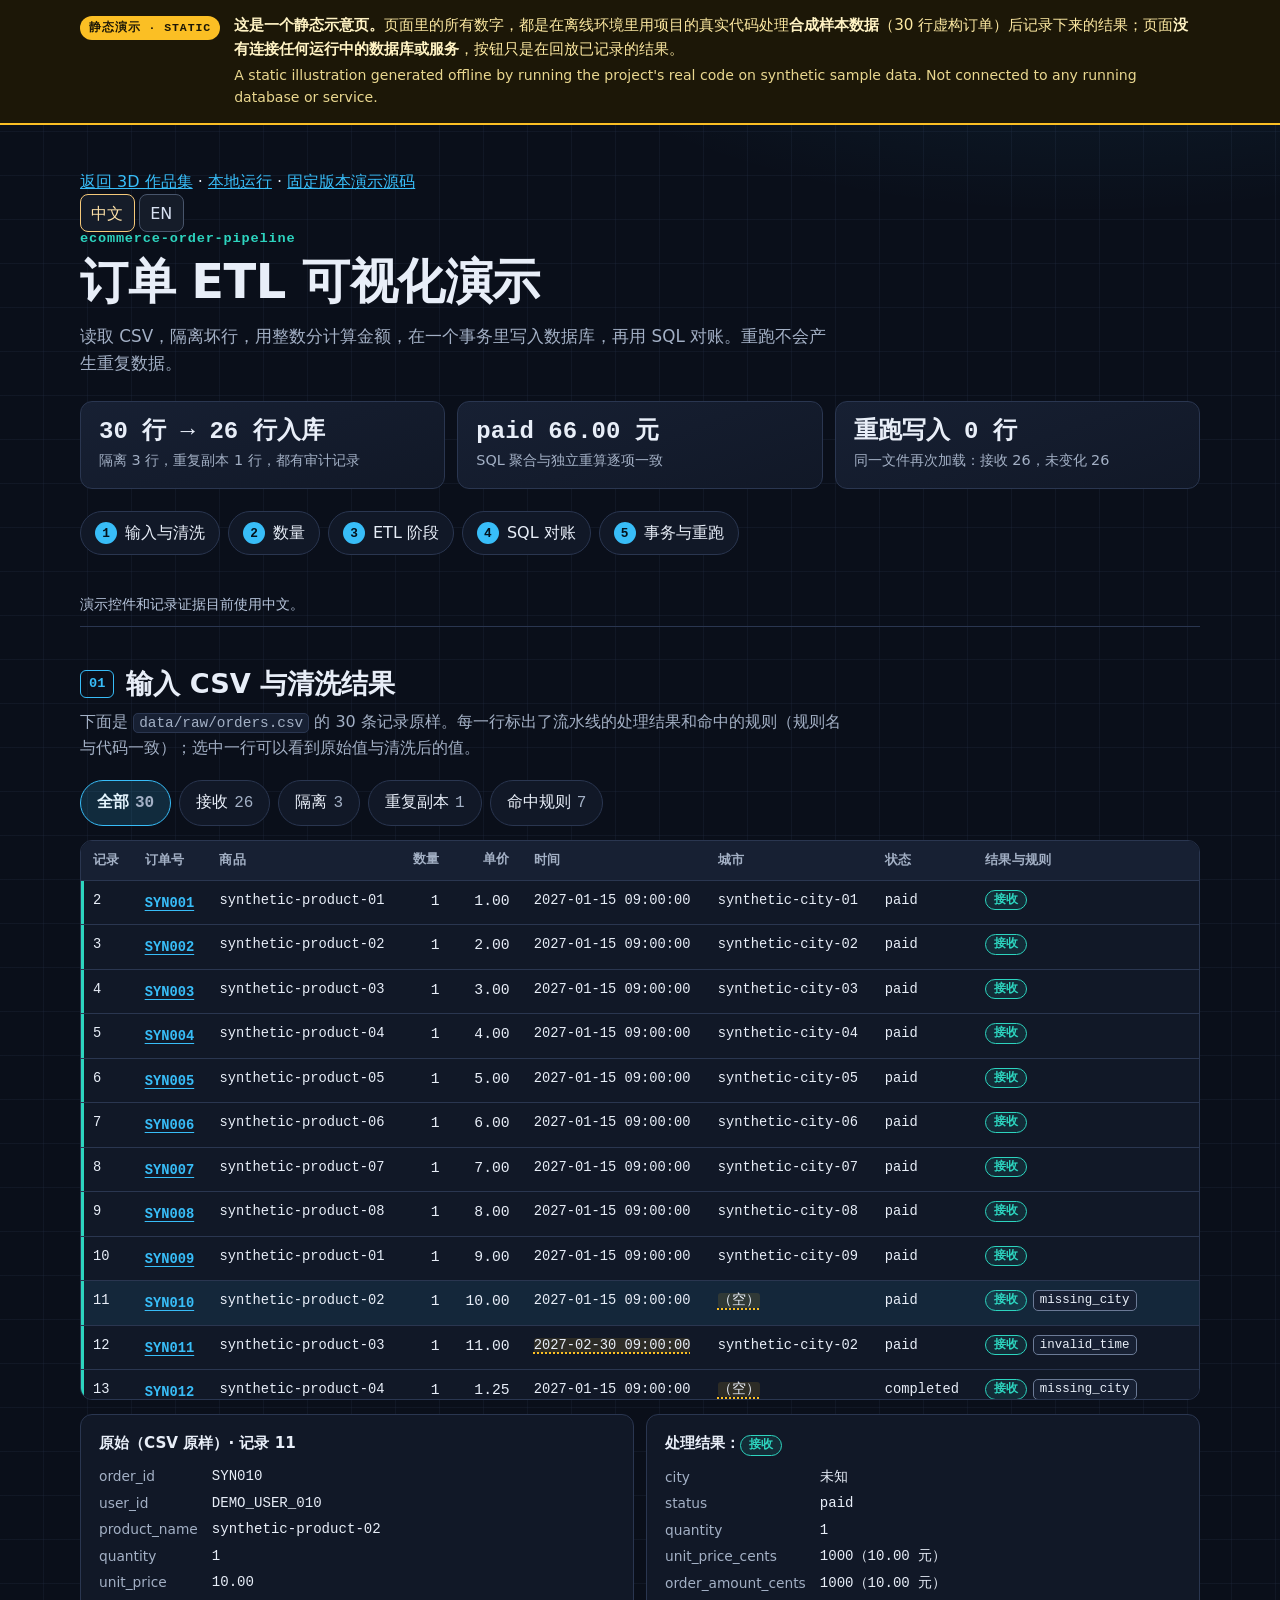
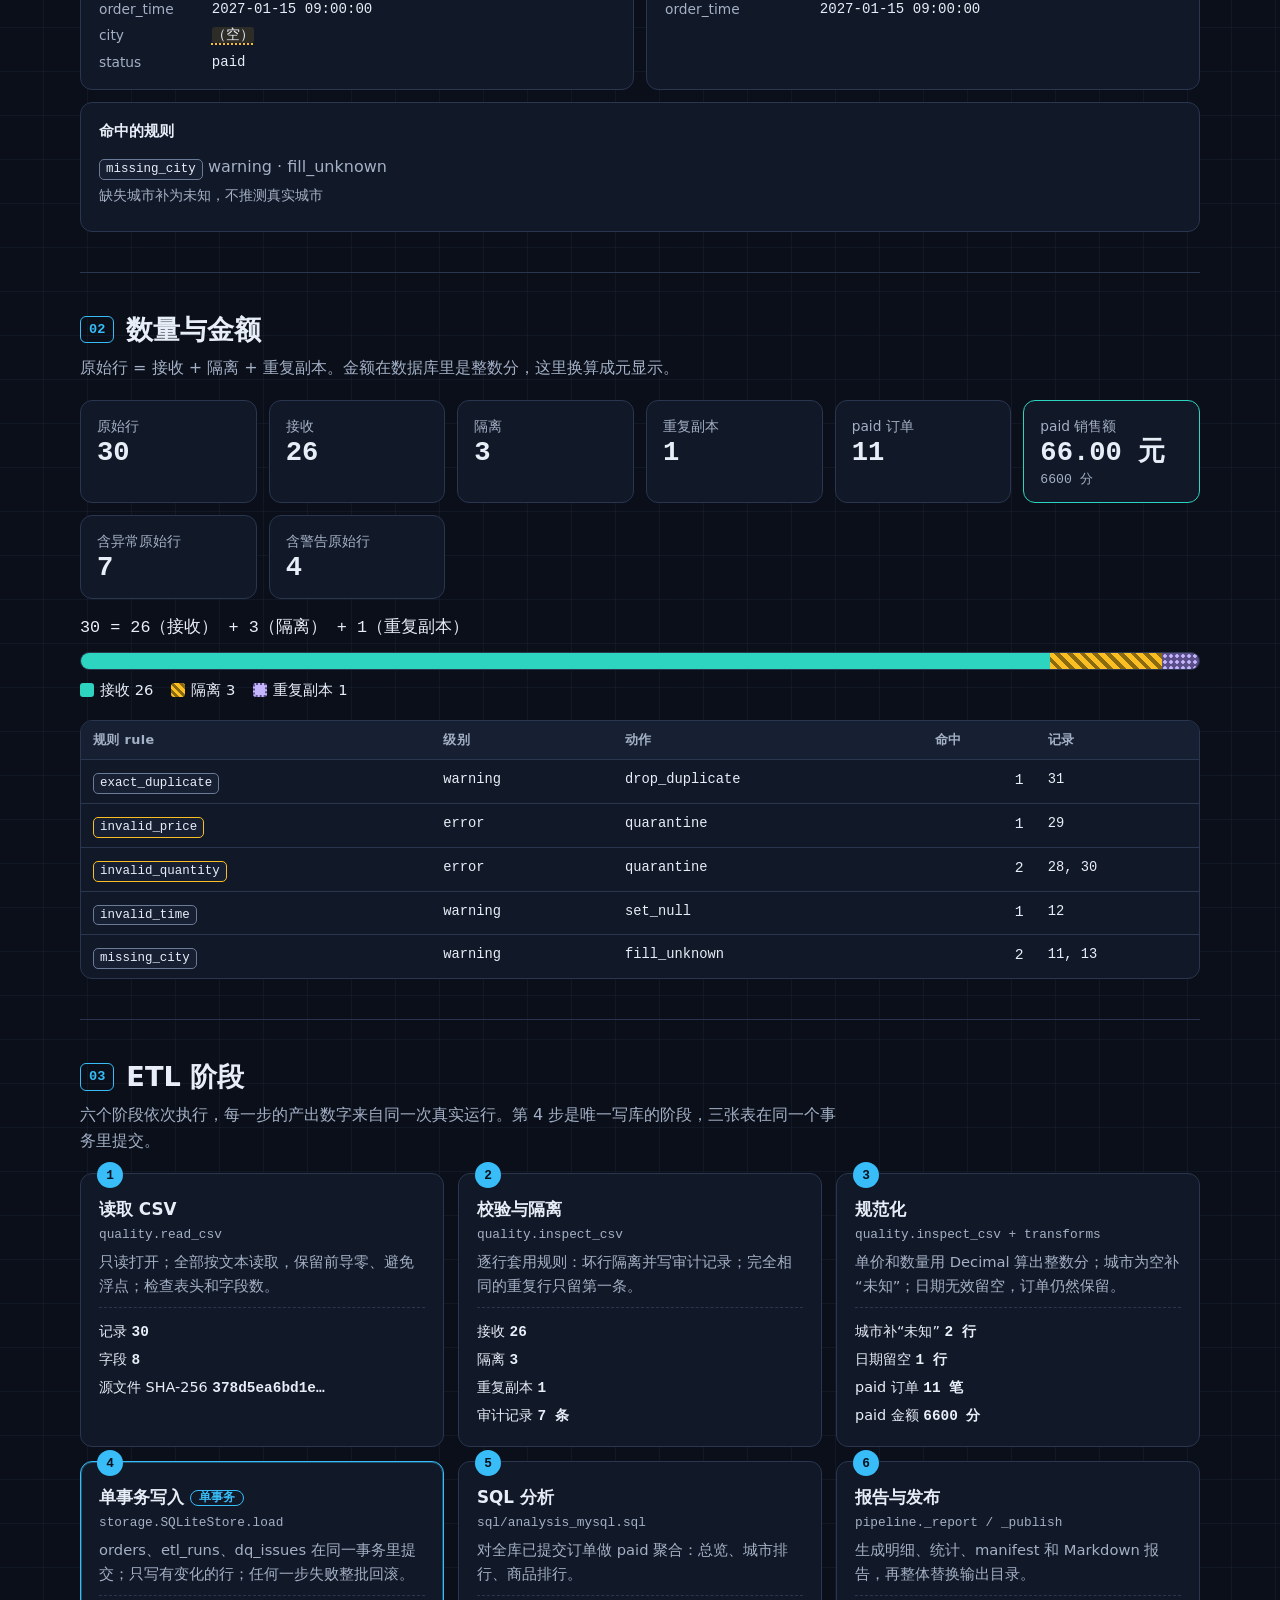
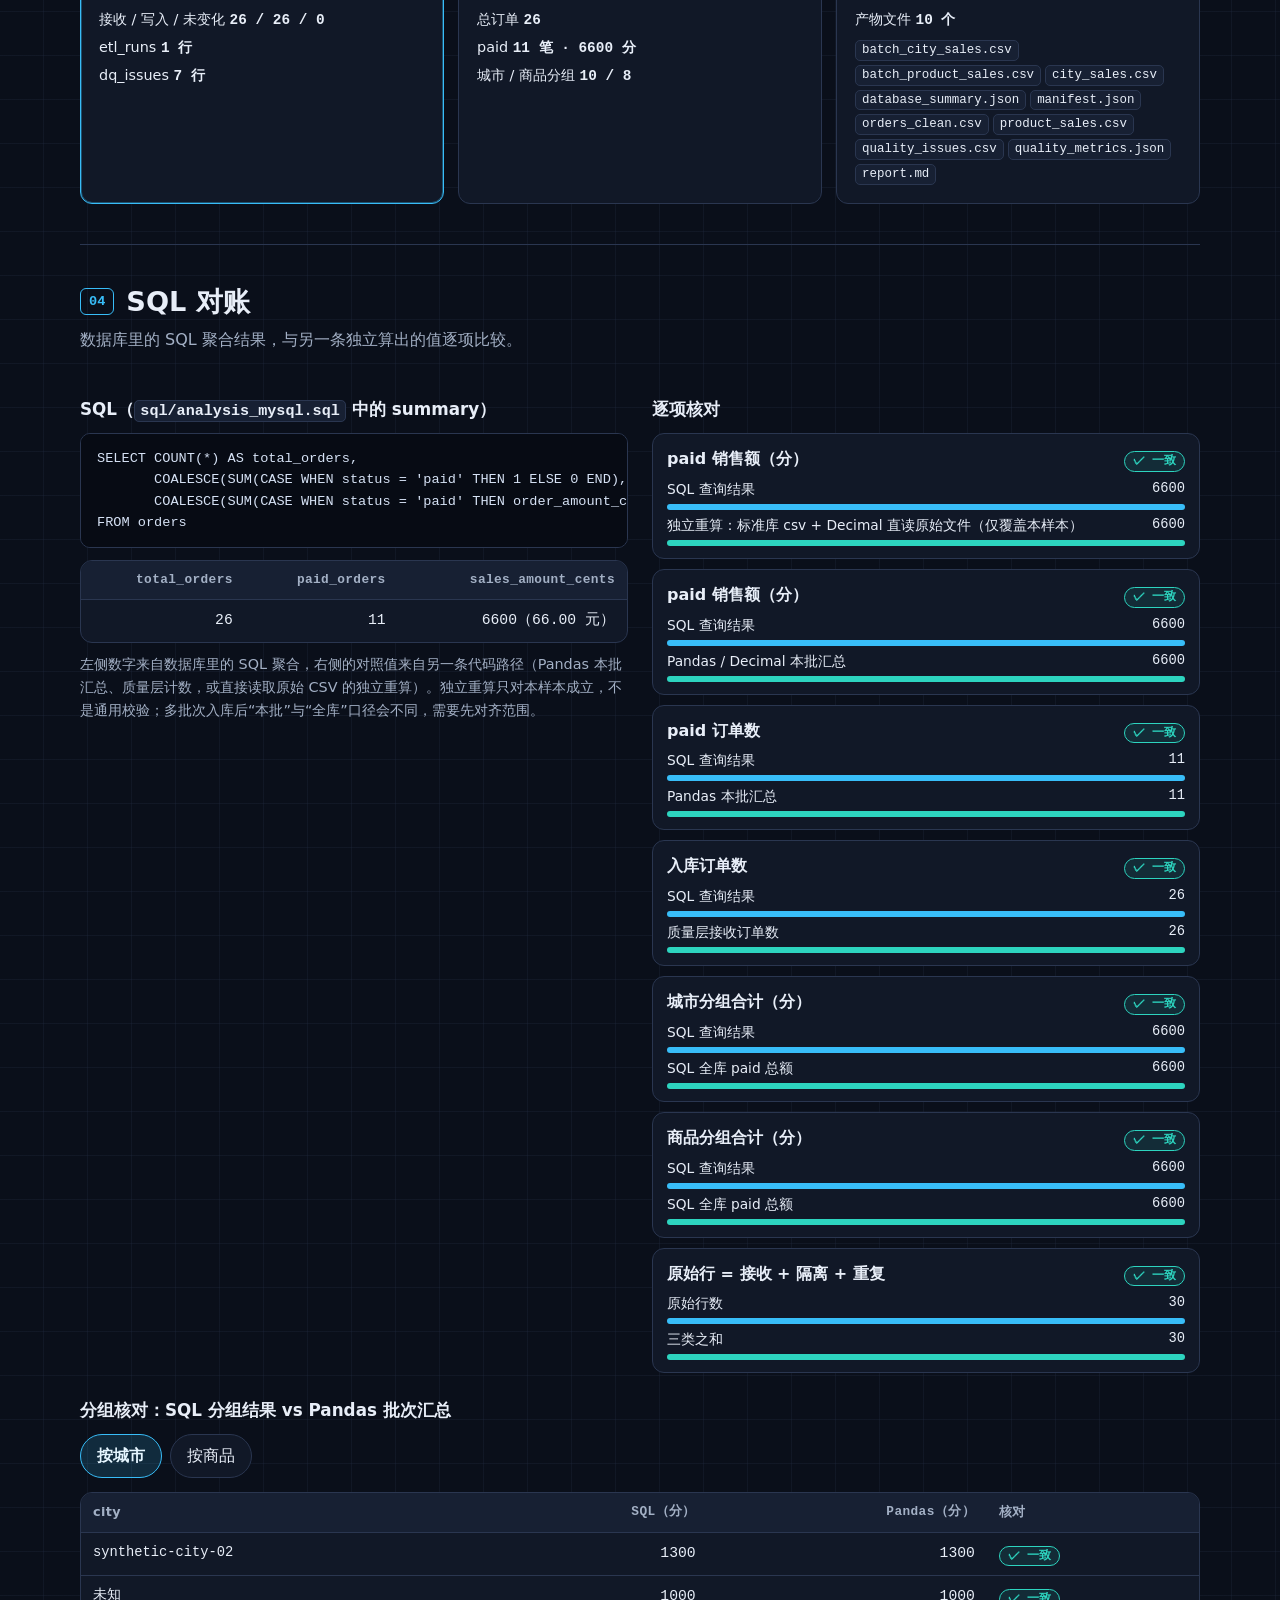
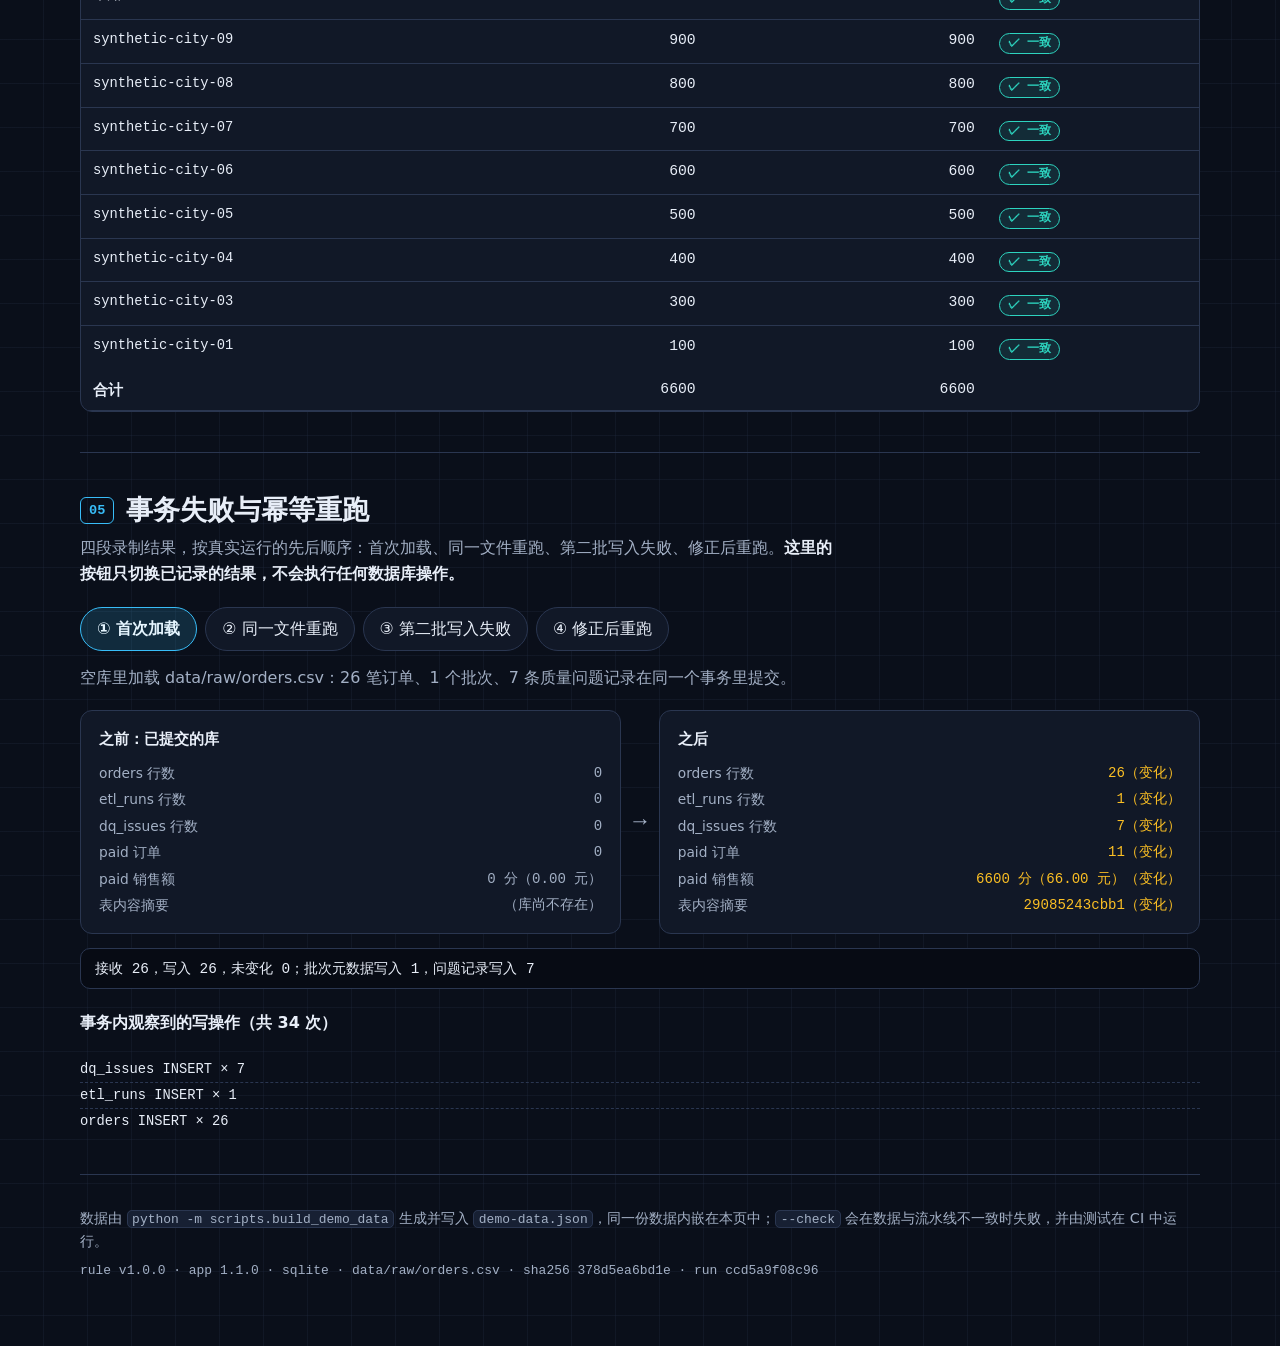
<file: docs/demos/ecommerce-order-pipeline/index.html>
<!doctype html>
<html lang="zh-CN">
<head>
<meta charset="utf-8">
<meta name="viewport" content="width=device-width, initial-scale=1">
<meta name="color-scheme" content="dark">
<meta http-equiv="Content-Security-Policy" content="default-src 'none'; img-src data:; style-src 'self'; script-src 'self'; connect-src 'self'; base-uri 'none'; form-action 'none'">
<title>订单管道静态演示 Order Pipeline Static Demo</title>
<meta name="description" content="E-Commerce Order Pipeline 的静态演示：在合成样本上离线运行项目真实代码得到的结果，未连接任何数据库或服务。">
<link rel="icon" href="data:image/svg+xml,%3Csvg xmlns='http://www.w3.org/2000/svg' viewBox='0 0 32 32'%3E%3Crect width='32' height='32' rx='7' fill='%230a0f1a'/%3E%3Cpath d='M7 22V10m6 12V14m6 8V8m6 14V12' stroke='%2338bdf8' stroke-width='3' stroke-linecap='round'/%3E%3C/svg%3E">
<link rel="stylesheet" href="demo.css">
<noscript><link rel="stylesheet" href="demo-nojs.css"></noscript>
<link rel="stylesheet" href="../../assets/project-demo.css">
<script type="module" src="../../assets/language.js"></script>
</head>
<body data-title="orderTitle">
<a class="skip-link" href="#main" data-i="skipDemo">跳到正文</a>

<div class="banner" lang="zh-CN" role="note" aria-label="演示性质说明">
  <div class="wrap banner-inner">
    <span class="banner-tag">静态演示 · STATIC</span>
    <p><strong>这是一个静态示意页。</strong>页面里的所有数字，都是在离线环境里用项目的真实代码处理<strong>合成样本数据</strong>（30 行虚构订单）后记录下来的结果；页面<strong>没有连接任何运行中的数据库或服务</strong>，按钮只是在回放已记录的结果。
    <span lang="en" class="banner-en">A static illustration generated offline by running the project's real code on synthetic sample data. Not connected to any running database or service.</span></p>
  </div>
</div>

<header class="hero">
  <div class="wrap">
    <nav aria-label="作品集导航" data-i-label="demoNav">
      <a href="../../index.html#projects" data-i="demoBack">返回 3D 作品集</a> ·
      <a href="../../index.html#run-order" data-i="demoRun">本地运行</a> ·
      <a href="https://github.com/wuyi060531-del/ecommerce-order-pipeline/tree/21017a1617bc369cd8c418debc049456c0b8ac91/docs/demo" data-i="demoSource">固定版本演示源码</a>
    </nav>
    <div class="language" role="group" aria-label="语言 / Language" hidden>
  <button type="button" data-language="zh" lang="zh-CN" aria-pressed="true">中文</button>
  <button type="button" data-language="en" lang="en" aria-pressed="false">EN</button>
  <span class="visually-hidden" data-language-status role="status"></span>
</div>
    <p class="eyebrow" lang="en">ecommerce-order-pipeline</p>
    <h1><span data-i="orderHeading">订单 ETL 可视化演示</span></h1>
    <p class="lede" data-i="orderIntro">读取 CSV，隔离坏行，用整数分计算金额，在一个事务里写入数据库，再用 SQL 对账。重跑不会产生重复数据。</p>
    <div id="hero-facts" lang="zh-CN" class="facts needs-js" aria-label="三个关键事实"></div>
    <nav class="steps-nav needs-js" lang="zh-CN" aria-label="演示步骤">
      <ol>
        <li><a href="#s-rows">输入与清洗</a></li>
        <li><a href="#s-counts">数量</a></li>
        <li><a href="#s-stages">ETL 阶段</a></li>
        <li><a href="#s-recon">SQL 对账</a></li>
        <li><a href="#s-tx">事务与重跑</a></li>
      </ol>
    </nav>
  </div>
</header>

<p class="wrap demo-scope" data-i="demoScope">演示控件和记录证据目前使用中文。</p>
<main id="main" class="wrap" lang="zh-CN">
<!-- build:static -->
<section id="static-summary" aria-labelledby="static-title"><h2 id="static-title">静态摘要 <span lang="en">Static summary</span></h2><p>浏览器未启用 JavaScript，下面是同一份 demo-data.json 的文字摘要；交互视图需要启用 JavaScript。</p><h3>数量</h3><table><tbody><tr><th scope="row">原始行</th><td>30</td></tr><tr><th scope="row">接收</th><td>26</td></tr><tr><th scope="row">隔离</th><td>3</td></tr><tr><th scope="row">重复副本</th><td>1</td></tr><tr><th scope="row">paid 订单</th><td>11</td></tr><tr><th scope="row">paid 销售额</th><td>66.00 元（6600 分）</td></tr></tbody></table><h3>被隔离、丢弃或带警告的行</h3><table><thead><tr><th>记录</th><th>订单号</th><th>结果</th><th>规则</th></tr></thead><tbody><tr><td class="nw">11</td><td class="nw">SYN010</td><td class="nw">接收</td><td>missing_city（fill_unknown）</td></tr><tr><td class="nw">12</td><td class="nw">SYN011</td><td class="nw">接收</td><td>invalid_time（set_null）</td></tr><tr><td class="nw">13</td><td class="nw">SYN012</td><td class="nw">接收</td><td>missing_city（fill_unknown）</td></tr><tr><td class="nw">28</td><td class="nw">SYN027</td><td class="nw">隔离</td><td>invalid_quantity（quarantine）</td></tr><tr><td class="nw">29</td><td class="nw">SYN028</td><td class="nw">隔离</td><td>invalid_price（quarantine）</td></tr><tr><td class="nw">30</td><td class="nw">SYN029</td><td class="nw">隔离</td><td>invalid_quantity（quarantine）</td></tr><tr><td class="nw">31</td><td class="nw">SYN013</td><td class="nw">重复副本</td><td>exact_duplicate（drop_duplicate）</td></tr></tbody></table><h3>SQL 对账</h3><table><thead><tr><th>项目</th><th>SQL</th><th>对照值</th><th>结果</th></tr></thead><tbody><tr><td>paid 销售额（分）</td><td class="nw">6600</td><td>6600（独立重算：标准库 csv + Decimal 直读原始文件（仅覆盖本样本））</td><td class="nw">一致</td></tr><tr><td>paid 销售额（分）</td><td class="nw">6600</td><td>6600（Pandas / Decimal 本批汇总）</td><td class="nw">一致</td></tr><tr><td>paid 订单数</td><td class="nw">11</td><td>11（Pandas 本批汇总）</td><td class="nw">一致</td></tr><tr><td>入库订单数</td><td class="nw">26</td><td>26（质量层接收订单数）</td><td class="nw">一致</td></tr><tr><td>城市分组合计（分）</td><td class="nw">6600</td><td>6600（SQL 全库 paid 总额）</td><td class="nw">一致</td></tr><tr><td>商品分组合计（分）</td><td class="nw">6600</td><td>6600（SQL 全库 paid 总额）</td><td class="nw">一致</td></tr><tr><td>原始行 = 接收 + 隔离 + 重复</td><td class="nw">30</td><td>30（三类之和）</td><td class="nw">一致</td></tr></tbody></table><h3>事务失败与重跑</h3><ul><li>同一文件重跑：接收 26，写入 0，未变化 26；数据库状态完全相同。</li><li>第二批写入失败：失败前事务内已有 2 次写入，数据库报错后整批回滚；订单 26 → 26，批次 1 → 1，问题记录 7 → 7，状态完全相同。</li><li>修正后重跑：接收 27，写入 2，未变化 25；订单 27，paid 销售额 72.00 元。</li></ul></section>
<!-- /build:static -->

<div id="app">
  <section id="s-rows" aria-labelledby="h-rows">
    <h2 id="h-rows"><span class="num" aria-hidden="true">01</span>输入 CSV 与清洗结果</h2>
    <p class="section-lede">下面是 <code>data/raw/orders.csv</code> 的 30 条记录原样。每一行标出了流水线的处理结果和命中的规则（规则名与代码一致）；选中一行可以看到原始值与清洗后的值。</p>
    <div id="row-filters" class="chips" role="group" aria-label="按结果筛选"></div>
    <p id="row-status" class="sr-only" aria-live="polite"></p>
    <div class="table-wrap tall" role="region" aria-label="30 条原始记录" tabindex="0"><table id="row-table" class="grid"></table></div>
    <div id="row-detail" class="detail" aria-live="polite"></div>
  </section>

  <section id="s-counts" aria-labelledby="h-counts">
    <h2 id="h-counts"><span class="num" aria-hidden="true">02</span>数量与金额</h2>
    <p class="section-lede">原始行 = 接收 + 隔离 + 重复副本。金额在数据库里是整数分，这里换算成元显示。</p>
    <div id="metric-tiles" class="tiles"></div>
    <div id="split-bar"></div>
    <div class="table-wrap" role="region" aria-label="规则命中次数" tabindex="0"><table id="rule-table" class="grid"></table></div>
  </section>

  <section id="s-stages" aria-labelledby="h-stages">
    <h2 id="h-stages"><span class="num" aria-hidden="true">03</span>ETL 阶段</h2>
    <p class="section-lede">六个阶段依次执行，每一步的产出数字来自同一次真实运行。第 4 步是唯一写库的阶段，三张表在同一个事务里提交。</p>
    <ol id="stage-list" class="stage-list"></ol>
  </section>

  <section id="s-recon" aria-labelledby="h-recon">
    <h2 id="h-recon"><span class="num" aria-hidden="true">04</span>SQL 对账</h2>
    <p class="section-lede">数据库里的 SQL 聚合结果，与另一条独立算出的值逐项比较。</p>
    <div class="two-col">
      <div>
        <h3>SQL（<code>sql/analysis_mysql.sql</code> 中的 summary）</h3>
        <pre id="sql-text" tabindex="0"></pre>
        <div class="table-wrap" role="region" aria-label="SQL 结果" tabindex="0"><table id="sql-result" class="grid"></table></div>
        <p class="note">左侧数字来自数据库里的 SQL 聚合，右侧的对照值来自另一条代码路径（Pandas 本批汇总、质量层计数，或直接读取原始 CSV 的独立重算）。独立重算只对本样本成立，不是通用校验；多批次入库后“本批”与“全库”口径会不同，需要先对齐范围。</p>
      </div>
      <div>
        <h3>逐项核对</h3>
        <ul id="check-list" class="checks"></ul>
      </div>
    </div>
    <h3>分组核对：SQL 分组结果 vs Pandas 批次汇总</h3>
    <div id="group-tabs" class="tabs" role="tablist" aria-label="分组维度"></div>
    <div id="group-panel" role="tabpanel" tabindex="0"></div>
  </section>

  <section id="s-tx" aria-labelledby="h-tx">
    <h2 id="h-tx"><span class="num" aria-hidden="true">05</span>事务失败与幂等重跑</h2>
    <p class="section-lede">四段录制结果，按真实运行的先后顺序：首次加载、同一文件重跑、第二批写入失败、修正后重跑。<strong>这里的按钮只切换已记录的结果，不会执行任何数据库操作。</strong></p>
    <div id="tx-tabs" class="tabs" role="tablist" aria-label="场景"></div>
    <div id="tx-panel" role="tabpanel" tabindex="0"></div>
  </section>
</div>
</main>

<footer lang="zh-CN" class="wrap site-footer">
  <p>数据由 <code>python -m scripts.build_demo_data</code> 生成并写入 <code>demo-data.json</code>，同一份数据内嵌在本页中；<code>--check</code> 会在数据与流水线不一致时失败，并由测试在 CI 中运行。</p>
  <p id="meta-line" class="mono muted"></p>
</footer>

<!-- build:data -->
<script type="application/json" id="demo-data">
{
  "schema": 1,
  "meta": {
    "app_version": "1.1.0",
    "rule_version": "v1.0.0",
    "backend": "sqlite",
    "source_file": "data/raw/orders.csv",
    "source_sha256": "378d5ea6bd1e976e442d7f361ec89a37a566d8d6ae0661fb1588d5c2fb18caaf",
    "run_id": "ccd5a9f08c96865c5017f9811f53b435498037c7bafa494376f07f9040cefef9",
    "synthetic": true,
    "generator": "scripts/build_demo_data.py"
  },
  "metrics": {
    "raw_rows": 30,
    "accepted_orders": 26,
    "quarantined_rows": 3,
    "duplicate_rows": 1,
    "anomalous_rows": 7,
    "clean_rows": 23,
    "warning_rows": 4,
    "paid_orders": 11,
    "sales_amount_cents": 6600,
    "missing_city_rows": 2,
    "invalid_time_rows": 1
  },
  "rules": [
    {
      "rule": "exact_duplicate",
      "severity": "warning",
      "action": "drop_duplicate",
      "message": "完全重复的多余副本；保留首次记录",
      "count": 1,
      "records": [
        31
      ]
    },
    {
      "rule": "invalid_price",
      "severity": "error",
      "action": "quarantine",
      "message": "unit_price 必须是非负有限金额，最多两位小数且不超过 9999999999.99（仅限半角数字 0-9，不接受下划线、全角数字和科学计数法）",
      "count": 1,
      "records": [
        29
      ]
    },
    {
      "rule": "invalid_quantity",
      "severity": "error",
      "action": "quarantine",
      "message": "quantity 必须是 1～2147483647 的整数（仅限半角数字 0-9，不接受下划线、全角数字和科学计数法）",
      "count": 2,
      "records": [
        28,
        30
      ]
    },
    {
      "rule": "invalid_time",
      "severity": "warning",
      "action": "set_null",
      "message": "时间无法解析；留空但保留订单及 paid 金额",
      "count": 1,
      "records": [
        12
      ]
    },
    {
      "rule": "missing_city",
      "severity": "warning",
      "action": "fill_unknown",
      "message": "缺失城市补为未知，不推测真实城市",
      "count": 2,
      "records": [
        11,
        13
      ]
    }
  ],
  "rows": [
    {
      "record": 2,
      "order_id": "SYN001",
      "raw": {
        "order_id": "SYN001",
        "user_id": "DEMO_USER_001",
        "product_name": "synthetic-product-01",
        "quantity": "1",
        "unit_price": "1.00",
        "order_time": "2027-01-15 09:00:00",
        "city": "synthetic-city-01",
        "status": "paid"
      },
      "outcome": "accepted",
      "duplicate_of": null,
      "issues": [],
      "clean": {
        "city": "synthetic-city-01",
        "status": "paid",
        "quantity": 1,
        "unit_price_cents": 100,
        "order_amount_cents": 100,
        "order_time": "2027-01-15 09:00:00"
      }
    },
    {
      "record": 3,
      "order_id": "SYN002",
      "raw": {
        "order_id": "SYN002",
        "user_id": "DEMO_USER_002",
        "product_name": "synthetic-product-02",
        "quantity": "1",
        "unit_price": "2.00",
        "order_time": "2027-01-15 09:00:00",
        "city": "synthetic-city-02",
        "status": "paid"
      },
      "outcome": "accepted",
      "duplicate_of": null,
      "issues": [],
      "clean": {
        "city": "synthetic-city-02",
        "status": "paid",
        "quantity": 1,
        "unit_price_cents": 200,
        "order_amount_cents": 200,
        "order_time": "2027-01-15 09:00:00"
      }
    },
    {
      "record": 4,
      "order_id": "SYN003",
      "raw": {
        "order_id": "SYN003",
        "user_id": "DEMO_USER_003",
        "product_name": "synthetic-product-03",
        "quantity": "1",
        "unit_price": "3.00",
        "order_time": "2027-01-15 09:00:00",
        "city": "synthetic-city-03",
        "status": "paid"
      },
      "outcome": "accepted",
      "duplicate_of": null,
      "issues": [],
      "clean": {
        "city": "synthetic-city-03",
        "status": "paid",
        "quantity": 1,
        "unit_price_cents": 300,
        "order_amount_cents": 300,
        "order_time": "2027-01-15 09:00:00"
      }
    },
    {
      "record": 5,
      "order_id": "SYN004",
      "raw": {
        "order_id": "SYN004",
        "user_id": "DEMO_USER_004",
        "product_name": "synthetic-product-04",
        "quantity": "1",
        "unit_price": "4.00",
        "order_time": "2027-01-15 09:00:00",
        "city": "synthetic-city-04",
        "status": "paid"
      },
      "outcome": "accepted",
      "duplicate_of": null,
      "issues": [],
      "clean": {
        "city": "synthetic-city-04",
        "status": "paid",
        "quantity": 1,
        "unit_price_cents": 400,
        "order_amount_cents": 400,
        "order_time": "2027-01-15 09:00:00"
      }
    },
    {
      "record": 6,
      "order_id": "SYN005",
      "raw": {
        "order_id": "SYN005",
        "user_id": "DEMO_USER_005",
        "product_name": "synthetic-product-05",
        "quantity": "1",
        "unit_price": "5.00",
        "order_time": "2027-01-15 09:00:00",
        "city": "synthetic-city-05",
        "status": "paid"
      },
      "outcome": "accepted",
      "duplicate_of": null,
      "issues": [],
      "clean": {
        "city": "synthetic-city-05",
        "status": "paid",
        "quantity": 1,
        "unit_price_cents": 500,
        "order_amount_cents": 500,
        "order_time": "2027-01-15 09:00:00"
      }
    },
    {
      "record": 7,
      "order_id": "SYN006",
      "raw": {
        "order_id": "SYN006",
        "user_id": "DEMO_USER_006",
        "product_name": "synthetic-product-06",
        "quantity": "1",
        "unit_price": "6.00",
        "order_time": "2027-01-15 09:00:00",
        "city": "synthetic-city-06",
        "status": "paid"
      },
      "outcome": "accepted",
      "duplicate_of": null,
      "issues": [],
      "clean": {
        "city": "synthetic-city-06",
        "status": "paid",
        "quantity": 1,
        "unit_price_cents": 600,
        "order_amount_cents": 600,
        "order_time": "2027-01-15 09:00:00"
      }
    },
    {
      "record": 8,
      "order_id": "SYN007",
      "raw": {
        "order_id": "SYN007",
        "user_id": "DEMO_USER_007",
        "product_name": "synthetic-product-07",
        "quantity": "1",
        "unit_price": "7.00",
        "order_time": "2027-01-15 09:00:00",
        "city": "synthetic-city-07",
        "status": "paid"
      },
      "outcome": "accepted",
      "duplicate_of": null,
      "issues": [],
      "clean": {
        "city": "synthetic-city-07",
        "status": "paid",
        "quantity": 1,
        "unit_price_cents": 700,
        "order_amount_cents": 700,
        "order_time": "2027-01-15 09:00:00"
      }
    },
    {
      "record": 9,
      "order_id": "SYN008",
      "raw": {
        "order_id": "SYN008",
        "user_id": "DEMO_USER_008",
        "product_name": "synthetic-product-08",
        "quantity": "1",
        "unit_price": "8.00",
        "order_time": "2027-01-15 09:00:00",
        "city": "synthetic-city-08",
        "status": "paid"
      },
      "outcome": "accepted",
      "duplicate_of": null,
      "issues": [],
      "clean": {
        "city": "synthetic-city-08",
        "status": "paid",
        "quantity": 1,
        "unit_price_cents": 800,
        "order_amount_cents": 800,
        "order_time": "2027-01-15 09:00:00"
      }
    },
    {
      "record": 10,
      "order_id": "SYN009",
      "raw": {
        "order_id": "SYN009",
        "user_id": "DEMO_USER_009",
        "product_name": "synthetic-product-01",
        "quantity": "1",
        "unit_price": "9.00",
        "order_time": "2027-01-15 09:00:00",
        "city": "synthetic-city-09",
        "status": "paid"
      },
      "outcome": "accepted",
      "duplicate_of": null,
      "issues": [],
      "clean": {
        "city": "synthetic-city-09",
        "status": "paid",
        "quantity": 1,
        "unit_price_cents": 900,
        "order_amount_cents": 900,
        "order_time": "2027-01-15 09:00:00"
      }
    },
    {
      "record": 11,
      "order_id": "SYN010",
      "raw": {
        "order_id": "SYN010",
        "user_id": "DEMO_USER_010",
        "product_name": "synthetic-product-02",
        "quantity": "1",
        "unit_price": "10.00",
        "order_time": "2027-01-15 09:00:00",
        "city": "",
        "status": "paid"
      },
      "outcome": "accepted",
      "duplicate_of": null,
      "issues": [
        {
          "rule": "missing_city",
          "severity": "warning",
          "action": "fill_unknown",
          "message": "缺失城市补为未知，不推测真实城市"
        }
      ],
      "clean": {
        "city": "未知",
        "status": "paid",
        "quantity": 1,
        "unit_price_cents": 1000,
        "order_amount_cents": 1000,
        "order_time": "2027-01-15 09:00:00"
      }
    },
    {
      "record": 12,
      "order_id": "SYN011",
      "raw": {
        "order_id": "SYN011",
        "user_id": "DEMO_USER_011",
        "product_name": "synthetic-product-03",
        "quantity": "1",
        "unit_price": "11.00",
        "order_time": "2027-02-30 09:00:00",
        "city": "synthetic-city-02",
        "status": "paid"
      },
      "outcome": "accepted",
      "duplicate_of": null,
      "issues": [
        {
          "rule": "invalid_time",
          "severity": "warning",
          "action": "set_null",
          "message": "时间无法解析；留空但保留订单及 paid 金额"
        }
      ],
      "clean": {
        "city": "synthetic-city-02",
        "status": "paid",
        "quantity": 1,
        "unit_price_cents": 1100,
        "order_amount_cents": 1100,
        "order_time": null
      }
    },
    {
      "record": 13,
      "order_id": "SYN012",
      "raw": {
        "order_id": "SYN012",
        "user_id": "DEMO_USER_012",
        "product_name": "synthetic-product-04",
        "quantity": "1",
        "unit_price": "1.25",
        "order_time": "2027-01-15 09:00:00",
        "city": "",
        "status": "completed"
      },
      "outcome": "accepted",
      "duplicate_of": null,
      "issues": [
        {
          "rule": "missing_city",
          "severity": "warning",
          "action": "fill_unknown",
          "message": "缺失城市补为未知，不推测真实城市"
        }
      ],
      "clean": {
        "city": "未知",
        "status": "completed",
        "quantity": 1,
        "unit_price_cents": 125,
        "order_amount_cents": 125,
        "order_time": "2027-01-15 09:00:00"
      }
    },
    {
      "record": 14,
      "order_id": "SYN013",
      "raw": {
        "order_id": "SYN013",
        "user_id": "DEMO_USER_013",
        "product_name": "synthetic-product-05",
        "quantity": "1",
        "unit_price": "1.25",
        "order_time": "2027-01-15 09:00:00",
        "city": "synthetic-city-04",
        "status": "cancelled"
      },
      "outcome": "accepted",
      "duplicate_of": null,
      "issues": [],
      "clean": {
        "city": "synthetic-city-04",
        "status": "cancelled",
        "quantity": 1,
        "unit_price_cents": 125,
        "order_amount_cents": 125,
        "order_time": "2027-01-15 09:00:00"
      }
    },
    {
      "record": 15,
      "order_id": "SYN014",
      "raw": {
        "order_id": "SYN014",
        "user_id": "DEMO_USER_014",
        "product_name": "synthetic-product-06",
        "quantity": "1",
        "unit_price": "1.25",
        "order_time": "2027-01-15 09:00:00",
        "city": "synthetic-city-05",
        "status": "completed"
      },
      "outcome": "accepted",
      "duplicate_of": null,
      "issues": [],
      "clean": {
        "city": "synthetic-city-05",
        "status": "completed",
        "quantity": 1,
        "unit_price_cents": 125,
        "order_amount_cents": 125,
        "order_time": "2027-01-15 09:00:00"
      }
    },
    {
      "record": 16,
      "order_id": "SYN015",
      "raw": {
        "order_id": "SYN015",
        "user_id": "DEMO_USER_015",
        "product_name": "synthetic-product-07",
        "quantity": "1",
        "unit_price": "1.25",
        "order_time": "2027-01-15 09:00:00",
        "city": "synthetic-city-06",
        "status": "cancelled"
      },
      "outcome": "accepted",
      "duplicate_of": null,
      "issues": [],
      "clean": {
        "city": "synthetic-city-06",
        "status": "cancelled",
        "quantity": 1,
        "unit_price_cents": 125,
        "order_amount_cents": 125,
        "order_time": "2027-01-15 09:00:00"
      }
    },
    {
      "record": 17,
      "order_id": "SYN016",
      "raw": {
        "order_id": "SYN016",
        "user_id": "DEMO_USER_016",
        "product_name": "synthetic-product-08",
        "quantity": "1",
        "unit_price": "1.25",
        "order_time": "2027-01-15 09:00:00",
        "city": "synthetic-city-07",
        "status": "completed"
      },
      "outcome": "accepted",
      "duplicate_of": null,
      "issues": [],
      "clean": {
        "city": "synthetic-city-07",
        "status": "completed",
        "quantity": 1,
        "unit_price_cents": 125,
        "order_amount_cents": 125,
        "order_time": "2027-01-15 09:00:00"
      }
    },
    {
      "record": 18,
      "order_id": "SYN017",
      "raw": {
        "order_id": "SYN017",
        "user_id": "DEMO_USER_017",
        "product_name": "synthetic-product-01",
        "quantity": "1",
        "unit_price": "1.25",
        "order_time": "2027-01-15 09:00:00",
        "city": "synthetic-city-08",
        "status": "cancelled"
      },
      "outcome": "accepted",
      "duplicate_of": null,
      "issues": [],
      "clean": {
        "city": "synthetic-city-08",
        "status": "cancelled",
        "quantity": 1,
        "unit_price_cents": 125,
        "order_amount_cents": 125,
        "order_time": "2027-01-15 09:00:00"
      }
    },
    {
      "record": 19,
      "order_id": "SYN018",
      "raw": {
        "order_id": "SYN018",
        "user_id": "DEMO_USER_018",
        "product_name": "synthetic-product-02",
        "quantity": "1",
        "unit_price": "1.25",
        "order_time": "2027-01-15 09:00:00",
        "city": "synthetic-city-09",
        "status": "completed"
      },
      "outcome": "accepted",
      "duplicate_of": null,
      "issues": [],
      "clean": {
        "city": "synthetic-city-09",
        "status": "completed",
        "quantity": 1,
        "unit_price_cents": 125,
        "order_amount_cents": 125,
        "order_time": "2027-01-15 09:00:00"
      }
    },
    {
      "record": 20,
      "order_id": "SYN019",
      "raw": {
        "order_id": "SYN019",
        "user_id": "DEMO_USER_019",
        "product_name": "synthetic-product-03",
        "quantity": "1",
        "unit_price": "1.25",
        "order_time": "2027-01-15 09:00:00",
        "city": "synthetic-city-01",
        "status": "cancelled"
      },
      "outcome": "accepted",
      "duplicate_of": null,
      "issues": [],
      "clean": {
        "city": "synthetic-city-01",
        "status": "cancelled",
        "quantity": 1,
        "unit_price_cents": 125,
        "order_amount_cents": 125,
        "order_time": "2027-01-15 09:00:00"
      }
    },
    {
      "record": 21,
      "order_id": "SYN020",
      "raw": {
        "order_id": "SYN020",
        "user_id": "DEMO_USER_020",
        "product_name": "synthetic-product-04",
        "quantity": "1",
        "unit_price": "1.25",
        "order_time": "2027-01-15 09:00:00",
        "city": "synthetic-city-02",
        "status": "completed"
      },
      "outcome": "accepted",
      "duplicate_of": null,
      "issues": [],
      "clean": {
        "city": "synthetic-city-02",
        "status": "completed",
        "quantity": 1,
        "unit_price_cents": 125,
        "order_amount_cents": 125,
        "order_time": "2027-01-15 09:00:00"
      }
    },
    {
      "record": 22,
      "order_id": "SYN021",
      "raw": {
        "order_id": "SYN021",
        "user_id": "DEMO_USER_021",
        "product_name": "synthetic-product-05",
        "quantity": "1",
        "unit_price": "1.25",
        "order_time": "2027-01-15 09:00:00",
        "city": "synthetic-city-03",
        "status": "cancelled"
      },
      "outcome": "accepted",
      "duplicate_of": null,
      "issues": [],
      "clean": {
        "city": "synthetic-city-03",
        "status": "cancelled",
        "quantity": 1,
        "unit_price_cents": 125,
        "order_amount_cents": 125,
        "order_time": "2027-01-15 09:00:00"
      }
    },
    {
      "record": 23,
      "order_id": "SYN022",
      "raw": {
        "order_id": "SYN022",
        "user_id": "DEMO_USER_022",
        "product_name": "synthetic-product-06",
        "quantity": "1",
        "unit_price": "1.25",
        "order_time": "2027-01-15 09:00:00",
        "city": "synthetic-city-04",
        "status": "completed"
      },
      "outcome": "accepted",
      "duplicate_of": null,
      "issues": [],
      "clean": {
        "city": "synthetic-city-04",
        "status": "completed",
        "quantity": 1,
        "unit_price_cents": 125,
        "order_amount_cents": 125,
        "order_time": "2027-01-15 09:00:00"
      }
    },
    {
      "record": 24,
      "order_id": "SYN023",
      "raw": {
        "order_id": "SYN023",
        "user_id": "DEMO_USER_023",
        "product_name": "synthetic-product-07",
        "quantity": "1",
        "unit_price": "1.25",
        "order_time": "2027-01-15 09:00:00",
        "city": "synthetic-city-05",
        "status": "cancelled"
      },
      "outcome": "accepted",
      "duplicate_of": null,
      "issues": [],
      "clean": {
        "city": "synthetic-city-05",
        "status": "cancelled",
        "quantity": 1,
        "unit_price_cents": 125,
        "order_amount_cents": 125,
        "order_time": "2027-01-15 09:00:00"
      }
    },
    {
      "record": 25,
      "order_id": "SYN024",
      "raw": {
        "order_id": "SYN024",
        "user_id": "DEMO_USER_024",
        "product_name": "synthetic-product-08",
        "quantity": "1",
        "unit_price": "1.25",
        "order_time": "2027-01-15 09:00:00",
        "city": "synthetic-city-06",
        "status": "completed"
      },
      "outcome": "accepted",
      "duplicate_of": null,
      "issues": [],
      "clean": {
        "city": "synthetic-city-06",
        "status": "completed",
        "quantity": 1,
        "unit_price_cents": 125,
        "order_amount_cents": 125,
        "order_time": "2027-01-15 09:00:00"
      }
    },
    {
      "record": 26,
      "order_id": "SYN025",
      "raw": {
        "order_id": "SYN025",
        "user_id": "DEMO_USER_025",
        "product_name": "synthetic-product-01",
        "quantity": "1",
        "unit_price": "1.25",
        "order_time": "2027-01-15 09:00:00",
        "city": "synthetic-city-07",
        "status": "cancelled"
      },
      "outcome": "accepted",
      "duplicate_of": null,
      "issues": [],
      "clean": {
        "city": "synthetic-city-07",
        "status": "cancelled",
        "quantity": 1,
        "unit_price_cents": 125,
        "order_amount_cents": 125,
        "order_time": "2027-01-15 09:00:00"
      }
    },
    {
      "record": 27,
      "order_id": "SYN026",
      "raw": {
        "order_id": "SYN026",
        "user_id": "DEMO_USER_026",
        "product_name": "synthetic-product-02",
        "quantity": "1",
        "unit_price": "1.25",
        "order_time": "2027-01-15 09:00:00",
        "city": "synthetic-city-08",
        "status": "completed"
      },
      "outcome": "accepted",
      "duplicate_of": null,
      "issues": [],
      "clean": {
        "city": "synthetic-city-08",
        "status": "completed",
        "quantity": 1,
        "unit_price_cents": 125,
        "order_amount_cents": 125,
        "order_time": "2027-01-15 09:00:00"
      }
    },
    {
      "record": 28,
      "order_id": "SYN027",
      "raw": {
        "order_id": "SYN027",
        "user_id": "DEMO_USER_027",
        "product_name": "synthetic-product-03",
        "quantity": "0",
        "unit_price": "1.25",
        "order_time": "2027-01-15 09:00:00",
        "city": "synthetic-city-09",
        "status": "cancelled"
      },
      "outcome": "quarantined",
      "duplicate_of": null,
      "issues": [
        {
          "rule": "invalid_quantity",
          "severity": "error",
          "action": "quarantine",
          "message": "quantity 必须是 1～2147483647 的整数（仅限半角数字 0-9，不接受下划线、全角数字和科学计数法）"
        }
      ],
      "clean": null
    },
    {
      "record": 29,
      "order_id": "SYN028",
      "raw": {
        "order_id": "SYN028",
        "user_id": "DEMO_USER_028",
        "product_name": "synthetic-product-04",
        "quantity": "1",
        "unit_price": "",
        "order_time": "2027-01-15 09:00:00",
        "city": "synthetic-city-01",
        "status": "completed"
      },
      "outcome": "quarantined",
      "duplicate_of": null,
      "issues": [
        {
          "rule": "invalid_price",
          "severity": "error",
          "action": "quarantine",
          "message": "unit_price 必须是非负有限金额，最多两位小数且不超过 9999999999.99（仅限半角数字 0-9，不接受下划线、全角数字和科学计数法）"
        }
      ],
      "clean": null
    },
    {
      "record": 30,
      "order_id": "SYN029",
      "raw": {
        "order_id": "SYN029",
        "user_id": "DEMO_USER_029",
        "product_name": "synthetic-product-05",
        "quantity": "-1",
        "unit_price": "1.25",
        "order_time": "2027-01-15 09:00:00",
        "city": "synthetic-city-02",
        "status": "cancelled"
      },
      "outcome": "quarantined",
      "duplicate_of": null,
      "issues": [
        {
          "rule": "invalid_quantity",
          "severity": "error",
          "action": "quarantine",
          "message": "quantity 必须是 1～2147483647 的整数（仅限半角数字 0-9，不接受下划线、全角数字和科学计数法）"
        }
      ],
      "clean": null
    },
    {
      "record": 31,
      "order_id": "SYN013",
      "raw": {
        "order_id": "SYN013",
        "user_id": "DEMO_USER_013",
        "product_name": "synthetic-product-05",
        "quantity": "1",
        "unit_price": "1.25",
        "order_time": "2027-01-15 09:00:00",
        "city": "synthetic-city-04",
        "status": "cancelled"
      },
      "outcome": "duplicate_removed",
      "duplicate_of": 14,
      "issues": [
        {
          "rule": "exact_duplicate",
          "severity": "warning",
          "action": "drop_duplicate",
          "message": "完全重复的多余副本；保留首次记录"
        }
      ],
      "clean": null
    }
  ],
  "stages": {
    "read": {
      "records": 30,
      "fields": 8,
      "columns": [
        "order_id",
        "user_id",
        "product_name",
        "quantity",
        "unit_price",
        "order_time",
        "city",
        "status"
      ]
    },
    "validate": {
      "accepted": 26,
      "quarantined": 3,
      "duplicates": 1,
      "issues": 7,
      "anomalous_rows": 7
    },
    "normalise": {
      "missing_city": 2,
      "invalid_time": 1,
      "paid_orders": 11,
      "sales_amount_cents": 6600
    },
    "load": {
      "stats": {
        "incoming": 26,
        "written": 26,
        "unchanged": 0,
        "run_written": 1,
        "issues_replaced": 1,
        "issues_written": 7
      },
      "tables": {
        "orders": 26,
        "etl_runs": 1,
        "dq_issues": 7,
        "paid_orders": 11,
        "paid_sales_cents": 6600,
        "digest": "29085243cbb1"
      }
    },
    "analyze": {
      "total_orders": 26,
      "paid_orders": 11,
      "sales_amount_cents": 6600,
      "city_rows": 10,
      "product_rows": 8
    },
    "report": {
      "files": [
        "batch_city_sales.csv",
        "batch_product_sales.csv",
        "city_sales.csv",
        "database_summary.json",
        "manifest.json",
        "orders_clean.csv",
        "product_sales.csv",
        "quality_issues.csv",
        "quality_metrics.json",
        "report.md"
      ]
    }
  },
  "sql": {
    "summary_query": "SELECT COUNT(*) AS total_orders,\n       COALESCE(SUM(CASE WHEN status = 'paid' THEN 1 ELSE 0 END), 0) AS paid_orders,\n       COALESCE(SUM(CASE WHEN status = 'paid' THEN order_amount_cents ELSE 0 END), 0) AS sales_amount_cents\nFROM orders",
    "summary": {
      "total_orders": 26,
      "paid_orders": 11,
      "sales_amount_cents": 6600
    },
    "cities": [
      {
        "city": "synthetic-city-02",
        "order_count": 2,
        "quantity": 2,
        "sales_amount_cents": 1300
      },
      {
        "city": "未知",
        "order_count": 1,
        "quantity": 1,
        "sales_amount_cents": 1000
      },
      {
        "city": "synthetic-city-09",
        "order_count": 1,
        "quantity": 1,
        "sales_amount_cents": 900
      },
      {
        "city": "synthetic-city-08",
        "order_count": 1,
        "quantity": 1,
        "sales_amount_cents": 800
      },
      {
        "city": "synthetic-city-07",
        "order_count": 1,
        "quantity": 1,
        "sales_amount_cents": 700
      },
      {
        "city": "synthetic-city-06",
        "order_count": 1,
        "quantity": 1,
        "sales_amount_cents": 600
      },
      {
        "city": "synthetic-city-05",
        "order_count": 1,
        "quantity": 1,
        "sales_amount_cents": 500
      },
      {
        "city": "synthetic-city-04",
        "order_count": 1,
        "quantity": 1,
        "sales_amount_cents": 400
      },
      {
        "city": "synthetic-city-03",
        "order_count": 1,
        "quantity": 1,
        "sales_amount_cents": 300
      },
      {
        "city": "synthetic-city-01",
        "order_count": 1,
        "quantity": 1,
        "sales_amount_cents": 100
      }
    ],
    "products": [
      {
        "product_name": "synthetic-product-03",
        "order_count": 2,
        "quantity": 2,
        "sales_amount_cents": 1400
      },
      {
        "product_name": "synthetic-product-02",
        "order_count": 2,
        "quantity": 2,
        "sales_amount_cents": 1200
      },
      {
        "product_name": "synthetic-product-01",
        "order_count": 2,
        "quantity": 2,
        "sales_amount_cents": 1000
      },
      {
        "product_name": "synthetic-product-08",
        "order_count": 1,
        "quantity": 1,
        "sales_amount_cents": 800
      },
      {
        "product_name": "synthetic-product-07",
        "order_count": 1,
        "quantity": 1,
        "sales_amount_cents": 700
      },
      {
        "product_name": "synthetic-product-06",
        "order_count": 1,
        "quantity": 1,
        "sales_amount_cents": 600
      },
      {
        "product_name": "synthetic-product-05",
        "order_count": 1,
        "quantity": 1,
        "sales_amount_cents": 500
      },
      {
        "product_name": "synthetic-product-04",
        "order_count": 1,
        "quantity": 1,
        "sales_amount_cents": 400
      }
    ]
  },
  "reconciliation": {
    "checks": [
      {
        "id": "paid_sales",
        "label": "paid 销售额（分）",
        "sql": 6600,
        "other": 6600,
        "other_label": "独立重算：标准库 csv + Decimal 直读原始文件（仅覆盖本样本）",
        "left_label": "SQL 查询结果",
        "match": true
      },
      {
        "id": "paid_sales_batch",
        "label": "paid 销售额（分）",
        "sql": 6600,
        "other": 6600,
        "other_label": "Pandas / Decimal 本批汇总",
        "left_label": "SQL 查询结果",
        "match": true
      },
      {
        "id": "paid_orders",
        "label": "paid 订单数",
        "sql": 11,
        "other": 11,
        "other_label": "Pandas 本批汇总",
        "left_label": "SQL 查询结果",
        "match": true
      },
      {
        "id": "total_orders",
        "label": "入库订单数",
        "sql": 26,
        "other": 26,
        "other_label": "质量层接收订单数",
        "left_label": "SQL 查询结果",
        "match": true
      },
      {
        "id": "city_sum",
        "label": "城市分组合计（分）",
        "sql": 6600,
        "other": 6600,
        "other_label": "SQL 全库 paid 总额",
        "left_label": "SQL 查询结果",
        "match": true
      },
      {
        "id": "product_sum",
        "label": "商品分组合计（分）",
        "sql": 6600,
        "other": 6600,
        "other_label": "SQL 全库 paid 总额",
        "left_label": "SQL 查询结果",
        "match": true
      },
      {
        "id": "rows",
        "label": "原始行 = 接收 + 隔离 + 重复",
        "sql": 30,
        "other": 30,
        "other_label": "三类之和",
        "left_label": "原始行数",
        "match": true
      }
    ],
    "by_city": [
      {
        "name": "synthetic-city-02",
        "sql_cents": 1300,
        "pandas_cents": 1300,
        "match": true
      },
      {
        "name": "未知",
        "sql_cents": 1000,
        "pandas_cents": 1000,
        "match": true
      },
      {
        "name": "synthetic-city-09",
        "sql_cents": 900,
        "pandas_cents": 900,
        "match": true
      },
      {
        "name": "synthetic-city-08",
        "sql_cents": 800,
        "pandas_cents": 800,
        "match": true
      },
      {
        "name": "synthetic-city-07",
        "sql_cents": 700,
        "pandas_cents": 700,
        "match": true
      },
      {
        "name": "synthetic-city-06",
        "sql_cents": 600,
        "pandas_cents": 600,
        "match": true
      },
      {
        "name": "synthetic-city-05",
        "sql_cents": 500,
        "pandas_cents": 500,
        "match": true
      },
      {
        "name": "synthetic-city-04",
        "sql_cents": 400,
        "pandas_cents": 400,
        "match": true
      },
      {
        "name": "synthetic-city-03",
        "sql_cents": 300,
        "pandas_cents": 300,
        "match": true
      },
      {
        "name": "synthetic-city-01",
        "sql_cents": 100,
        "pandas_cents": 100,
        "match": true
      }
    ],
    "by_product": [
      {
        "name": "synthetic-product-03",
        "sql_cents": 1400,
        "pandas_cents": 1400,
        "match": true
      },
      {
        "name": "synthetic-product-02",
        "sql_cents": 1200,
        "pandas_cents": 1200,
        "match": true
      },
      {
        "name": "synthetic-product-01",
        "sql_cents": 1000,
        "pandas_cents": 1000,
        "match": true
      },
      {
        "name": "synthetic-product-08",
        "sql_cents": 800,
        "pandas_cents": 800,
        "match": true
      },
      {
        "name": "synthetic-product-07",
        "sql_cents": 700,
        "pandas_cents": 700,
        "match": true
      },
      {
        "name": "synthetic-product-06",
        "sql_cents": 600,
        "pandas_cents": 600,
        "match": true
      },
      {
        "name": "synthetic-product-05",
        "sql_cents": 500,
        "pandas_cents": 500,
        "match": true
      },
      {
        "name": "synthetic-product-04",
        "sql_cents": 400,
        "pandas_cents": 400,
        "match": true
      }
    ]
  },
  "scenarios": {
    "first_load": {
      "stats": {
        "incoming": 26,
        "written": 26,
        "unchanged": 0,
        "run_written": 1,
        "issues_replaced": 1,
        "issues_written": 7
      },
      "writes": [
        {
          "table": "dq_issues",
          "op": "INSERT",
          "count": 7
        },
        {
          "table": "etl_runs",
          "op": "INSERT",
          "count": 1
        },
        {
          "table": "orders",
          "op": "INSERT",
          "count": 26
        }
      ],
      "before": {
        "orders": 0,
        "etl_runs": 0,
        "dq_issues": 0,
        "paid_orders": 0,
        "paid_sales_cents": 0,
        "digest": null
      },
      "after": {
        "orders": 26,
        "etl_runs": 1,
        "dq_issues": 7,
        "paid_orders": 11,
        "paid_sales_cents": 6600,
        "digest": "29085243cbb1"
      }
    },
    "rerun": {
      "stats": {
        "incoming": 26,
        "written": 0,
        "unchanged": 26,
        "run_written": 0,
        "issues_replaced": 0,
        "issues_written": 0
      },
      "writes": [],
      "before": {
        "orders": 26,
        "etl_runs": 1,
        "dq_issues": 7,
        "paid_orders": 11,
        "paid_sales_cents": 6600,
        "digest": "29085243cbb1"
      },
      "after": {
        "orders": 26,
        "etl_runs": 1,
        "dq_issues": 7,
        "paid_orders": 11,
        "paid_sales_cents": 6600,
        "digest": "29085243cbb1"
      },
      "state_identical": true,
      "artifacts_identical": true
    },
    "failure": {
      "batch": {
        "name": "orders_batch_b.csv",
        "raw_rows": 31,
        "accepted_orders": 27
      },
      "diff": [
        {
          "order_id": "SYN001",
          "kind": "update",
          "changes": {
            "status": [
              "paid",
              "cancelled"
            ]
          }
        },
        {
          "order_id": "SYN002",
          "kind": "update",
          "changes": {
            "quantity": [
              1,
              0
            ]
          }
        },
        {
          "order_id": "SYN030",
          "kind": "insert",
          "values": {
            "quantity": 2,
            "unit_price_cents": 350,
            "city": "synthetic-city-03",
            "status": "paid",
            "order_amount_cents": 700
          }
        }
      ],
      "injected": {
        "order_id": "SYN002",
        "field": "quantity",
        "value": 0,
        "constraint": "CHECK(quantity > 0)"
      },
      "writes_before_failure": [
        {
          "table": "etl_runs",
          "op": "INSERT",
          "key": "9cc127172cc1"
        },
        {
          "table": "orders",
          "op": "UPDATE",
          "key": "SYN001",
          "detail": "paid->cancelled"
        }
      ],
      "error": "SQLite 写入失败，当前批次已回滚；请检查输入与表结构。",
      "before": {
        "orders": 26,
        "etl_runs": 1,
        "dq_issues": 7,
        "paid_orders": 11,
        "paid_sales_cents": 6600,
        "digest": "29085243cbb1"
      },
      "after": {
        "orders": 26,
        "etl_runs": 1,
        "dq_issues": 7,
        "paid_orders": 11,
        "paid_sales_cents": 6600,
        "digest": "29085243cbb1"
      },
      "rolled_back": true,
      "syn001_status_after": "paid"
    },
    "recovery": {
      "stats": {
        "incoming": 27,
        "written": 2,
        "unchanged": 25,
        "run_written": 1,
        "issues_replaced": 1,
        "issues_written": 7
      },
      "writes": [
        {
          "table": "dq_issues",
          "op": "INSERT",
          "count": 7
        },
        {
          "table": "etl_runs",
          "op": "INSERT",
          "count": 1
        },
        {
          "table": "orders",
          "op": "INSERT",
          "count": 1
        },
        {
          "table": "orders",
          "op": "UPDATE",
          "count": 1
        }
      ],
      "before": {
        "orders": 26,
        "etl_runs": 1,
        "dq_issues": 7,
        "paid_orders": 11,
        "paid_sales_cents": 6600,
        "digest": "29085243cbb1"
      },
      "after": {
        "orders": 27,
        "etl_runs": 2,
        "dq_issues": 14,
        "paid_orders": 11,
        "paid_sales_cents": 7200,
        "digest": "73a3a117ee0d"
      },
      "syn001_status_after": "cancelled"
    }
  }
}
</script>
<!-- /build:data -->
<script src="demo.js"></script>
</body>
</html>
</file>
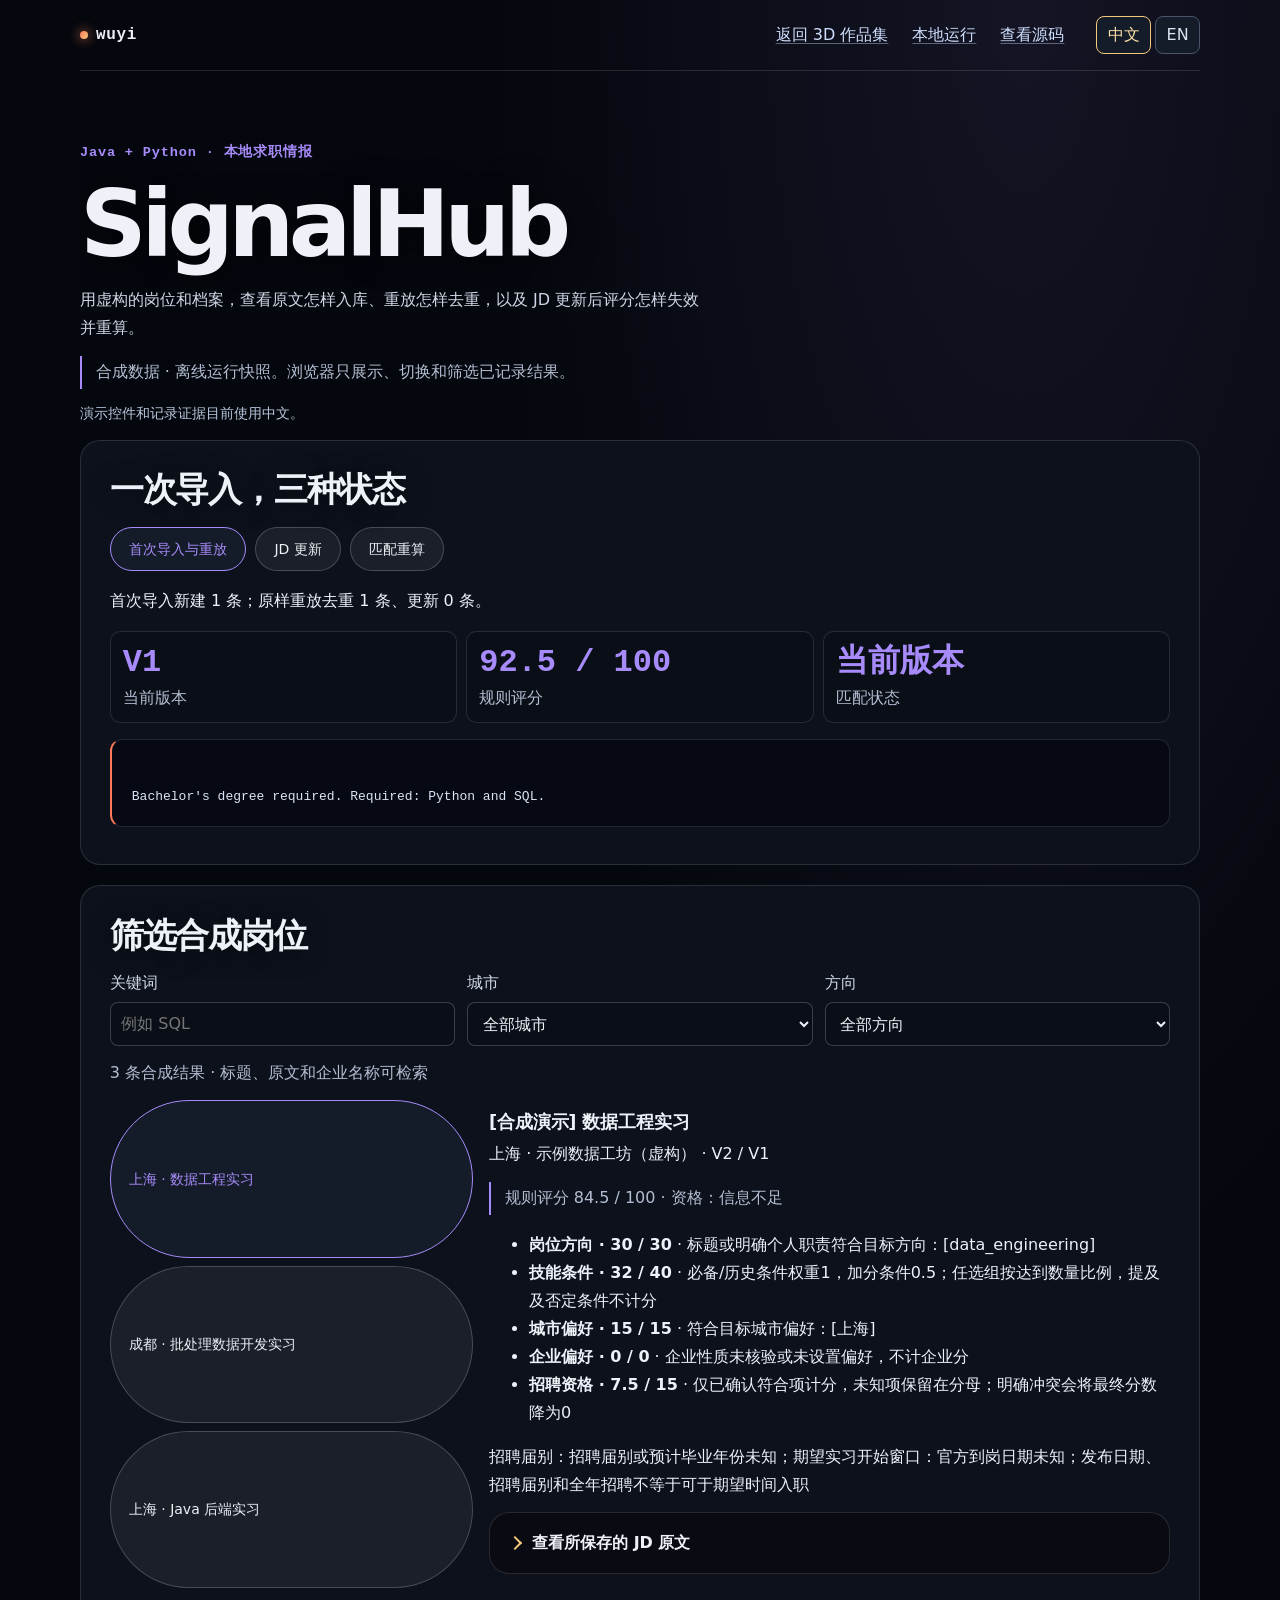
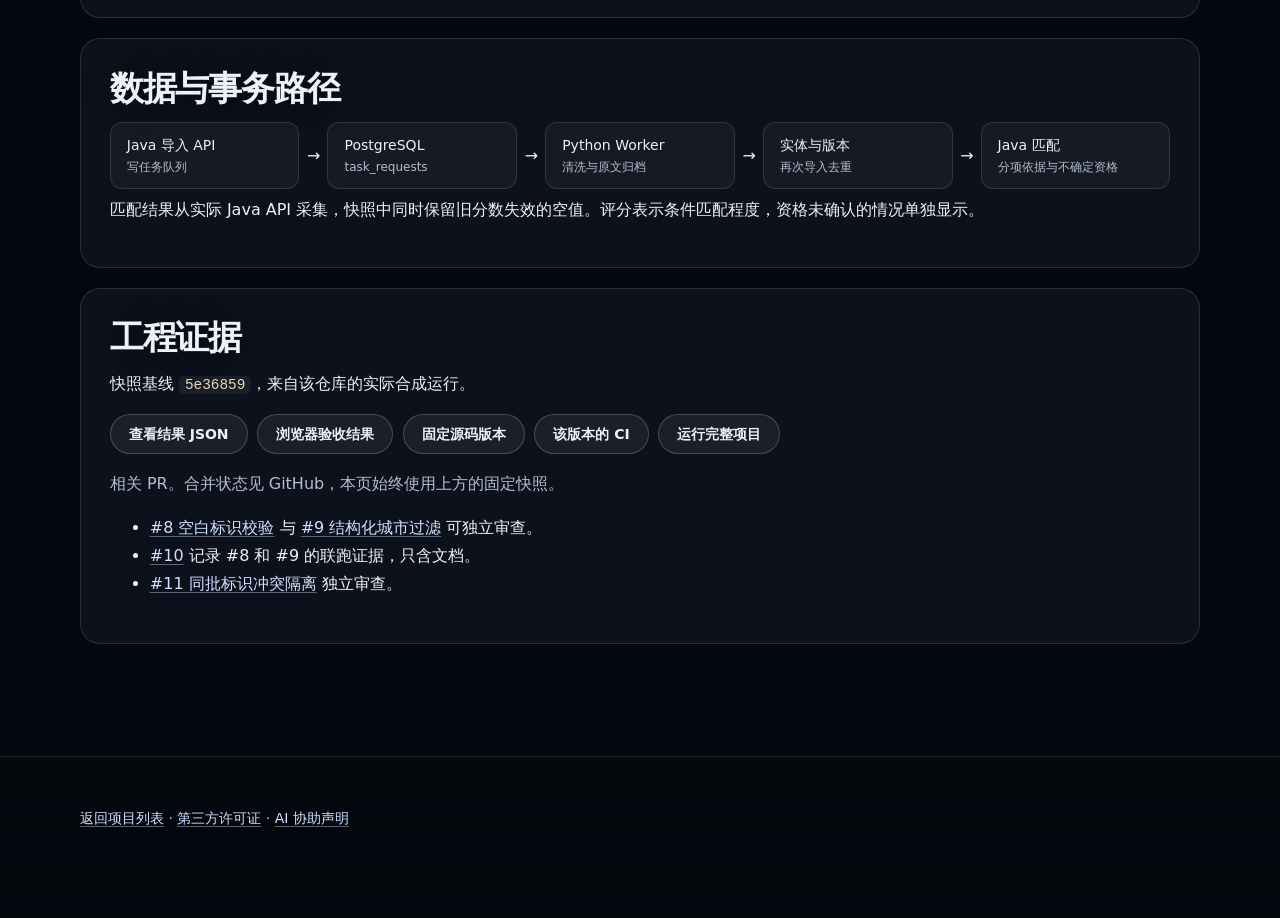
<file: docs/demos/signalhub/index.html>
<!doctype html>
<html lang="zh-CN">
<head>
<meta charset="utf-8">
<meta name="viewport" content="width=device-width, initial-scale=1">
<meta http-equiv="Content-Security-Policy" content="default-src 'none'; script-src 'self'; style-src 'self'; connect-src 'self'; base-uri 'none'; form-action 'none'">
<meta name="theme-color" content="#04070d">
<title>SignalHub · wuyi</title>
<meta name="description" content="用虚构的岗位和档案，查看原文怎样入库、重放怎样去重，以及 JD 更新后评分怎样失效并重算。">
<link rel="stylesheet" href="../../assets/style.css">
<link rel="stylesheet" href="../../assets/project-demo.css">
<script type="module" src="../../assets/project-demo.js"></script>
<script type="module" src="../../assets/language.js"></script>
</head>
<body data-title="hubTitle" class="demo-page" data-project="signalhub">
<a class="skip" href="#experiment" data-i="skipDemo">跳到交互演示</a>
<header class="wrap demo-bar">
  <a class="brand" href="../../index.html">wuyi</a>
  <a href="../../index.html#projects" data-i="demoBack">返回 3D 作品集</a>
  <a href="../../index.html#run-signalhub" data-i="demoRun">本地运行</a>
  <a href="https://github.com/wuyi060531-del/signalhub/tree/5e3685912198fb5a4c5dc85eec59642d49690155" data-i="demoSource">查看源码</a>
<div class="language" role="group" aria-label="语言 / Language" hidden>
  <button type="button" data-language="zh" lang="zh-CN" aria-pressed="true">中文</button>
  <button type="button" data-language="en" lang="en" aria-pressed="false">EN</button>
  <span class="visually-hidden" data-language-status role="status"></span>
</div>
</header>
<main class="wrap">
  <header class="demo-intro">
    <p class="demo-kind" data-i="hubKind">Java + Python · 本地求职情报</p>
    <h1>SignalHub</h1>
    <p class="demo-description" data-i="hubIntro">用虚构的岗位和档案，查看原文怎样入库、重放怎样去重，以及 JD 更新后评分怎样失效并重算。</p>
    <p class="demo-flag" data-i="demoSynthetic">合成数据 · 离线运行快照。浏览器只展示、切换和筛选已记录结果。</p>
  </header>
  <p class="demo-scope" data-i="demoScope">演示控件和记录证据目前使用中文。</p>
  <div lang="zh-CN">
  <p id="demo-load" role="status" hidden></p>
  <noscript><p>虚构的数据工程实习有两个 JD 版本，V2 更新后先隐藏旧分数，重算得到 84.5，个人资格仍为信息不足。 可直接打开 <a href="snapshot.json">原始结果快照</a>。</p></noscript>
  <section class="demo-panel" id="experiment" aria-labelledby="experiment-title">
    <h2 id="experiment-title">一次导入，三种状态</h2>
    <div class="demo-actions" id="stages" role="group" aria-label="版本阶段" hidden>
      <button class="btn sm" type="button" value="0" aria-pressed="true">首次导入与重放</button>
      <button class="btn sm" type="button" value="1" aria-pressed="false">JD 更新</button>
      <button class="btn sm" type="button" value="2" aria-pressed="false">匹配重算</button>
    </div>
    <p id="stage-detail" aria-live="polite"></p>
    <div id="timeline-score" class="demo-metrics"></div>
    <pre id="timeline-body" class="demo-source"></pre>
  </section>
  <section class="demo-panel" aria-labelledby="catalog-title">
    <h2 id="catalog-title">筛选合成岗位</h2>
    <div class="demo-form" id="search-controls" hidden>
      <label for="query">关键词<input id="query" type="search" placeholder="例如 SQL"></label>
      <label for="city">城市<select id="city"><option value="">全部城市</option></select></label>
      <label for="category">方向<select id="category"><option value="">全部方向</option></select></label>
    </div>
    <p id="catalog-count" class="demo-muted" aria-live="polite"></p>
    <div class="demo-layout"><div class="demo-items" id="catalog"></div><div id="job-detail" role="region" aria-label="岗位匹配详情"></div></div>
  </section>
  <section class="demo-panel demo-flow" aria-labelledby="flow-title">
    <h2 id="flow-title">数据与事务路径</h2>
    <ol class="flow"><li>Java 导入 API<small>写任务队列</small></li><li>PostgreSQL<small>task_requests</small></li><li>Python Worker<small>清洗与原文归档</small></li><li>实体与版本<small>再次导入去重</small></li><li>Java 匹配<small>分项依据与不确定资格</small></li></ol>
    <p>匹配结果从实际 Java API 采集，快照中同时保留旧分数失效的空值。评分表示条件匹配程度，资格未确认的情况单独显示。</p>
  </section>
  <section class="demo-panel" aria-labelledby="evidence-title">
    <h2 id="evidence-title">工程证据</h2>
    <p>快照基线 <code>5e36859</code>，来自该仓库的实际合成运行。</p>
    <div class="demo-actions">
      <a class="btn sm" href="snapshot.json">查看结果 JSON</a>
      <a class="btn sm" href="../../evidence/portfolio-integration.json">浏览器验收结果</a>
      <a class="btn sm" href="https://github.com/wuyi060531-del/signalhub/commit/5e3685912198fb5a4c5dc85eec59642d49690155">固定源码版本</a>
      <a class="btn sm" href="https://github.com/wuyi060531-del/signalhub/actions/runs/42838508186">该版本的 CI</a>
      <a class="btn sm" href="../../index.html#run-signalhub">运行完整项目</a>
    </div>
    <p class="demo-muted">相关 PR。合并状态见 GitHub，本页始终使用上方的固定快照。</p>
    <ul><li><a href="https://github.com/wuyi060531-del/signalhub/pull/8">#8 空白标识校验</a> 与 <a href="https://github.com/wuyi060531-del/signalhub/pull/9">#9 结构化城市过滤</a> 可独立审查。</li><li><a href="https://github.com/wuyi060531-del/signalhub/pull/10">#10</a> 记录 #8 和 #9 的联跑证据，只含文档。</li><li><a href="https://github.com/wuyi060531-del/signalhub/pull/11">#11 同批标识冲突隔离</a> 独立审查。</li></ul>
  </section>
</div>
</main>
<footer><div class="wrap"><a href="../../index.html#projects">返回项目列表</a> · <a href="../../THIRD_PARTY_NOTICES.md">第三方许可证</a> · <a href="../../index.html#about">AI 协助声明</a></div></footer>
</body>
</html>
</file>
<file: docs/assets/style.css>
/* Design system V2.
   Two scene palettes share one grammar: dark panels, hairline borders, one scene accent (ember on the
   night temple, firefly green in the forest), and per-project identity colours for cards.
   No web fonts: a system stack keeps the page fast and avoids third-party requests. */

@property --accent   { syntax: "<color>"; inherits: true; initial-value: #ff7a59; }
@property --accent-2 { syntax: "<color>"; inherits: true; initial-value: #f5c97a; }
@property --tint     { syntax: "<color>"; inherits: true; initial-value: #0b0a12; }

:root {
  color-scheme: dark;
  --bg: #04070d;
  --text: #eef1f8;
  --text-2: #cfd7e6;
  --muted: #b4bed2;
  --line: rgba(255, 255, 255, .12);
  --line-2: rgba(255, 255, 255, .2);
  --signalhub: #a78bfa;
  --dataguard: #34d399;
  --ecommerce: #fbbf24;
  --accent: #ff7a59;
  --accent-2: #f5c97a;
  --tint: #0b0a12;
  --radius: 20px;
  --ease: cubic-bezier(.2, .75, .2, 1);
  --mono: ui-monospace, "SF Mono", Menlo, Consolas, "Liberation Mono", monospace;
  --sans: ui-sans-serif, system-ui, -apple-system, "Segoe UI", "PingFang SC", "Hiragino Sans GB", "Microsoft YaHei", "Noto Sans CJK SC", sans-serif;
  --px: 0; --py: 0;
}
body[data-scene="night"]  { --accent: #ff7a59; --accent-2: #f5c97a; --tint: #0b0a12; }
body[data-scene="forest"] { --accent: #a8e06a; --accent-2: #dcf585; --tint: #09120b; }

* { box-sizing: border-box; }
html { scroll-behavior: smooth; scroll-padding-top: 84px; -webkit-text-size-adjust: 100%; }
body { margin: 0; background: #04070d; color: var(--text); font: 16px/1.75 var(--sans); overflow-x: hidden; transition: --accent .9s ease, --accent-2 .9s ease, --tint .9s ease; }
img { max-width: 100%; height: auto; display: block; }
a { color: #cfe0ff; text-underline-offset: 3px; text-decoration-color: rgba(207, 224, 255, .4); }
a:hover { color: #fff; text-decoration-color: var(--accent-2); }
code, pre { font-family: var(--mono); }
:focus-visible { outline: 2px solid var(--accent-2); outline-offset: 3px; border-radius: 6px; }
.wrap { width: min(1120px, 100% - 32px); margin-inline: auto; }
.skip { position: absolute; left: 16px; top: -60px; background: #fff; color: #000; padding: 8px 14px; border-radius: 8px; z-index: 60; }
.skip:focus { top: 12px; }

/* ---------- stage: fixed 3D background shared by the whole page ---------- */
.stage { position: fixed; inset: 0; z-index: -1; background: #04070d; overflow: hidden; }
.stage-poster, .scene { position: absolute; inset: 0; width: 100%; height: 100%; }
.stage-poster { object-fit: cover; transition: opacity 1s ease; }
.poster-forest { background: #273629 center / cover no-repeat; opacity: 0; }
body[data-scene="forest"] .poster-forest { background-image: url("forest-poster.webp"); opacity: 1; }
body[data-scene="forest"] .poster-night { opacity: 0; }
.scene { opacity: 0; transition: opacity 1s ease; }
body[data-playing] .scene.is-on { opacity: 1; }
/* foreground particle layer drifts a little against the pointer: cheap depth (one composited transform) */
.fx { position: absolute; inset: -24px; width: calc(100% + 48px); height: calc(100% + 48px); pointer-events: none; transform: translate3d(calc(var(--px) * 14px), calc(var(--py) * 9px), 0); transition: transform .35s var(--ease), opacity .6s ease; }
body:not([data-playing]) .fx { opacity: 0; }
.veil { position: absolute; inset: 0; pointer-events: none; transition: background .8s ease;
  background: radial-gradient(120% 90% at 50% 40%, rgba(4,7,13,0) 38%, rgba(4,7,13,.5) 100%), linear-gradient(180deg, rgba(4,7,13,.3), rgba(4,7,13,0) 28%, rgba(4,7,13,.3)); }
body[data-scene="forest"] .veil { background: radial-gradient(120% 90% at 50% 40%, rgba(8,14,8,0) 42%, rgba(8,14,8,.46) 100%), linear-gradient(180deg, rgba(8,14,8,.22), rgba(8,14,8,0) 28%, rgba(8,14,8,.28)); }

.progress { position: fixed; top: 0; left: 0; right: 0; height: 2px; z-index: 50; transform-origin: 0 50%; transform: scaleX(var(--p, 0)); background: linear-gradient(90deg, var(--accent), var(--accent-2)); pointer-events: none; }
.sparks { position: fixed; inset: 0; width: 100%; height: 100%; z-index: 45; pointer-events: none; }

/* ---------- floating navigation ---------- */
.site-header { position: fixed; top: 14px; left: 0; right: 0; z-index: 40; pointer-events: none; }
.bar { pointer-events: auto; width: min(760px, 100% - 24px); margin-inline: auto; display: flex; align-items: center; justify-content: space-between; gap: 8px; padding: 6px 8px 6px 20px; border-radius: 999px; background: rgba(8, 10, 18, .62); border: 1px solid var(--line); backdrop-filter: blur(12px) saturate(1.2); -webkit-backdrop-filter: blur(12px) saturate(1.2); box-shadow: 0 10px 40px rgba(0, 0, 0, .35); }
.brand { font: 700 16px var(--mono); color: var(--text); text-decoration: none; letter-spacing: .04em; display: inline-flex; align-items: center; gap: 8px; }
.brand::before { content: ""; width: 8px; height: 8px; border-radius: 50%; background: linear-gradient(135deg, var(--accent), var(--accent-2)); box-shadow: 0 0 12px var(--accent); }
.bar nav { display: flex; gap: 2px; overflow-x: auto; scrollbar-width: none; min-width: 0; flex: 0 1 auto; }
.bar nav::-webkit-scrollbar { display: none; }
.bar nav a { position: relative; white-space: nowrap; color: var(--muted); text-decoration: none; font-size: 14px; padding: 7px 14px; border-radius: 999px; transition: color .25s, background .25s; }
.bar nav a:hover { color: #fff; background: rgba(255, 255, 255, .07); }
.bar nav a.is-current { color: #fff; background: rgba(255, 255, 255, .11); }
.bar nav a.is-current::after { content: ""; position: absolute; left: 50%; bottom: 2px; width: 14px; height: 2px; margin-left: -7px; border-radius: 2px; background: linear-gradient(90deg, var(--accent), var(--accent-2)); }

/* ---------- buttons ---------- */
.btn { --tx: 0px; --ty: 0px; position: relative; isolation: isolate; overflow: hidden; display: inline-flex; align-items: center; gap: .55em; min-height: 48px; padding: 0 24px; border-radius: 999px; border: 1px solid var(--line-2); color: var(--text); text-decoration: none; font: 600 15px/1 var(--sans); background: rgba(255, 255, 255, .06); cursor: pointer; transform: translate3d(var(--tx), var(--ty), 0); transition: transform .25s var(--ease), background .3s, border-color .3s, box-shadow .3s, color .3s; }
.btn::before { content: ""; position: absolute; inset: 0; z-index: -1; opacity: 0; transition: opacity .3s; background: radial-gradient(140px circle at var(--mx, 50%) var(--my, 50%), rgba(255, 255, 255, .22), transparent 70%); background: radial-gradient(140px circle at var(--mx, 50%) var(--my, 50%), color-mix(in srgb, var(--accent-2) 45%, transparent), transparent 70%); }
.btn:hover { border-color: color-mix(in srgb, var(--accent-2) 70%, white 0%); color: #fff; box-shadow: 0 8px 30px color-mix(in srgb, var(--accent) 28%, transparent); }
.btn:hover::before { opacity: 1; }
.btn:active { transform: translate3d(var(--tx), var(--ty), 0) scale(.96); transition-duration: .08s; }
.btn .arr { display: inline-block; transition: transform .3s var(--ease); }
.btn:hover .arr { transform: translateX(4px); }
.btn.primary { color: #130b08; border-color: transparent; background: linear-gradient(135deg, var(--accent), var(--accent-2)); box-shadow: 0 6px 28px color-mix(in srgb, var(--accent) 38%, transparent), inset 0 1px 0 rgba(255, 255, 255, .45); }
.btn.primary::before { background: radial-gradient(160px circle at var(--mx, 50%) var(--my, 50%), rgba(255, 255, 255, .55), transparent 70%); }
.btn.primary:hover { color: #130b08; box-shadow: 0 10px 40px color-mix(in srgb, var(--accent) 55%, transparent), inset 0 1px 0 rgba(255, 255, 255, .6); }
.btn.sm { min-height: 40px; padding: 0 18px; font-size: 14px; }
.btn.text { background: transparent; border-color: transparent; padding: 0 8px; color: var(--text-2); }
.btn.text:hover { box-shadow: none; border-color: transparent; }
.btn.text::before { display: none; }

/* ---------- hero ---------- */
.hero { position: relative; min-height: 100vh; min-height: 100svh; display: flex; flex-direction: column; justify-content: flex-end; padding: 120px 0 76px !important; }
.hero-inner { position: relative; max-width: 640px; padding-bottom: 36px; transform: translate3d(calc(var(--px) * -6px), calc(var(--py) * -4px), 0); transition: transform .35s var(--ease); }
/* a soft local scrim instead of a boxed panel: keeps the 3D scene visible around the text */
.hero-inner::before { content: ""; position: absolute; inset: -80px -130px -40px -170px; z-index: -1; pointer-events: none; background: radial-gradient(70% 78% at 36% 56%, rgba(4, 7, 13, .9) 0%, rgba(4, 7, 13, .74) 46%, rgba(4, 7, 13, 0) 82%); }
.kicker { display: flex; align-items: center; gap: 12px; font: 600 12.5px var(--mono); letter-spacing: .22em; text-transform: uppercase; color: var(--accent-2); margin: 0 0 20px; }
.kicker::before { content: ""; width: 34px; height: 1px; background: linear-gradient(90deg, transparent, var(--accent-2)); }
h1 { margin: 0 0 14px; font-size: clamp(32px, 6.4vw, 66px); line-height: 1.12; letter-spacing: -.02em; font-weight: 750; text-shadow: 0 2px 30px rgba(0, 0, 0, .55); }
h1 .ph { display: block; }
h1 .ph:last-child { background: linear-gradient(95deg, #fff 10%, var(--accent-2) 90%); -webkit-background-clip: text; background-clip: text; -webkit-text-fill-color: transparent; color: #fff; text-shadow: none; filter: drop-shadow(0 2px 18px rgba(0, 0, 0, .5)); }
.lead { margin: 0 0 8px; max-width: 34em; font-size: clamp(15px, 1.5vw, 17px); line-height: 1.8; color: #e7ecf6; text-shadow: 0 1px 16px rgba(0, 0, 0, .65); }
.cta { display: flex; flex-wrap: wrap; gap: 12px; align-items: center; }
.hero-index { list-style: none; margin: 8px 0 0; padding: 0; display: grid; grid-template-columns: repeat(3, 1fr); gap: 0; border-top: 1px solid var(--line); }
.hero-index a { --p: var(--signalhub); display: grid; gap: 2px; padding: 18px 20px 22px 0; text-decoration: none; color: var(--text); position: relative; transition: color .25s; }
.hero-index li:nth-child(2) a { --p: var(--dataguard); padding-left: 20px; border-left: 1px solid var(--line); }
.hero-index li:nth-child(3) a { --p: var(--ecommerce); padding-left: 20px; border-left: 1px solid var(--line); }
.hero-index a::before { content: ""; position: absolute; top: -1px; left: 0; width: 0; height: 2px; background: var(--p); transition: width .45s var(--ease); }
.hero-index li:nth-child(n+2) a::before { left: 0; }
.hero-index a:hover::before, .hero-index a:focus-visible::before { width: 100%; }
.hero-index .n { font: 600 12px var(--mono); color: var(--p); letter-spacing: .12em; }
.hero-index b { font-size: 16px; font-weight: 650; }
.hero-index small { font-size: 13px; color: var(--muted); line-height: 1.5; text-shadow: 0 1px 12px rgba(0, 0, 0, .7); }
.hero-index a:hover b { color: var(--p); }
.rise { animation: rise .48s var(--ease) both; }


/* ---------- sections ---------- */
h1, h2, h3 { text-wrap: balance; }
.arch-block h3 { word-break: keep-all; line-break: strict; }
p, li, figcaption { text-wrap: pretty; }
main { overflow-x: clip; }
section { padding: 104px 0 24px; }
.section-head { position: relative; max-width: 640px; margin-bottom: 44px; }
.section-head::before { content: ""; position: absolute; inset: -14px -30px -10px -30px; z-index: -1; pointer-events: none; border-radius: 28px; background: rgba(4, 7, 13, .72); box-shadow: 0 0 40px 30px rgba(4, 7, 13, .72); }
body[data-scene="forest"] .section-head::before { background: rgba(6, 12, 7, .86); box-shadow: 0 0 40px 30px rgba(6, 12, 7, .86); }
.eyebrow { display: flex; align-items: center; gap: 12px; margin: 0 0 18px; font: 600 12.5px var(--mono); letter-spacing: .2em; text-transform: uppercase; color: var(--accent-2); }
.eyebrow::after { content: ""; flex: 0 0 56px; height: 1px; background: linear-gradient(90deg, var(--accent-2), transparent); }
h2 { margin: 0 0 12px; font-size: clamp(26px, 4vw, 42px); line-height: 1.2; letter-spacing: -.015em; font-weight: 720; text-shadow: 0 2px 24px rgba(0, 0, 0, .5); }
.section-head p { margin: 0; color: var(--text-2); max-width: 56ch; text-shadow: 0 1px 16px rgba(0, 0, 0, .65); }
h3 { margin: 0 0 8px; font-size: clamp(22px, 2.6vw, 28px); line-height: 1.25; font-weight: 700; letter-spacing: -.01em; }

/* shared panel: opaque enough to read on any frame, no blur (blur over a moving scene is costly) */
:root { --panel: rgba(10, 11, 20, .86); }
@supports (color: color-mix(in srgb, red, blue)) { :root { --panel: color-mix(in srgb, var(--tint) 84%, transparent); } }
.project, .stat, .arch-block, details, .stack > div, .ai { background: var(--panel); border: 1px solid var(--line); border-radius: var(--radius); }

/* glow + edge light that follows the pointer (set by ui.js through --gx/--gy) */
.glow { position: relative; }
.glow::before { content: ""; position: absolute; inset: 0; border-radius: inherit; padding: 1px; pointer-events: none; opacity: 0; transition: opacity .35s; background: radial-gradient(420px circle at var(--gx, 50%) var(--gy, 0%), var(--edge, var(--accent-2)), transparent 55%); -webkit-mask: linear-gradient(#000 0 0) content-box, linear-gradient(#000 0 0); -webkit-mask-composite: xor; mask: linear-gradient(#000 0 0) content-box exclude, linear-gradient(#000 0 0); }
.glow:hover::before { opacity: 1; }

/* project cards */
.project { --p: var(--signalhub); --edge: var(--p); --rx: 0deg; --ry: 0deg; display: grid; gap: 32px; grid-template-columns: 1fr; padding: 28px; margin-bottom: 32px; overflow: hidden; transform: perspective(1200px) rotateX(var(--rx)) rotateY(var(--ry)); transition: transform .2s ease-out, border-color .3s; }
.project::after { content: ""; position: absolute; left: 0; top: 0; right: 0; height: 3px; background: linear-gradient(90deg, var(--p), transparent 70%); }
.project:hover { border-color: color-mix(in srgb, var(--p) 40%, var(--line)); }
.project.dataguard { --p: var(--dataguard); }
.project.ecommerce { --p: var(--ecommerce); }
.num { position: absolute; top: 18px; right: 22px; font: 700 54px/1 var(--mono); color: transparent; -webkit-text-stroke: 1px color-mix(in srgb, var(--p) 55%, transparent); opacity: .7; pointer-events: none; }
.tag { display: inline-block; font: 600 12px var(--mono); color: var(--p); border: 1px solid color-mix(in srgb, var(--p) 55%, transparent); border-radius: 999px; padding: 3px 12px; margin-bottom: 14px; letter-spacing: .03em; }
.project .one { margin: 0 0 14px; color: #e0e6f2; font-size: 17px; line-height: 1.75; }
.project ul { margin: 0 0 16px; padding-left: 1.2em; }
.project li { margin-bottom: 8px; color: #cdd6e8; }
.project li::marker { color: var(--p); }
.chips { display: flex; flex-wrap: wrap; gap: 8px; list-style: none; padding: 0 !important; margin: 0 0 16px !important; }
.chips li { margin: 0; font: 12.5px var(--mono); color: #dbe3f2; background: rgba(255, 255, 255, .05); border: 1px solid var(--line); border-radius: 8px; padding: 3px 10px; transition: border-color .25s, color .25s; }
.chips li:hover { border-color: color-mix(in srgb, var(--p) 60%, var(--line)); color: #fff; }
.limit { font-size: 14px; color: var(--muted); border-left: 2px solid var(--p); padding: 4px 0 4px 14px; margin: 0 0 20px; }
.links { display: flex; flex-wrap: wrap; gap: 10px; }
.links .btn { --accent-2: var(--p); }
figure { margin: 0; }
.shot { border: 1px solid var(--line); border-radius: 12px; overflow: hidden; background: #0a0f1f; box-shadow: 0 24px 60px rgba(0, 0, 0, .45); }
.shot img { width: 100%; }
.shot.crop img { aspect-ratio: 16 / 10; object-fit: cover; object-position: top; }
figcaption { font-size: 13px; color: var(--muted); margin-top: 12px; line-height: 1.6; }
.phone { display: none; }

/* evidence */
.stats { display: grid; gap: 16px; grid-template-columns: 1fr; margin: 0; padding: 0; list-style: none; }
.stat { --edge: var(--accent); padding: 24px; transition: border-color .3s, transform .3s var(--ease); }
.stat:hover { transform: translateY(-3px); }
.stat b { display: block; white-space: nowrap; font: 700 28px var(--mono); line-height: 1.2; margin-bottom: 10px; color: #fff; background: linear-gradient(90deg, #fff 30%, var(--accent-2)); -webkit-background-clip: text; background-clip: text; -webkit-text-fill-color: transparent; }
.stat span { display: block; color: var(--text-2); font-size: 14.5px; line-height: 1.65; }
.stat a { display: inline-block; margin-top: 10px; font: 600 12.5px var(--mono); letter-spacing: .04em; }
.note { color: var(--muted); font-size: 14px; margin-top: 20px; max-width: 64ch; }

/* architecture */
.arch { display: grid; gap: 22px; }
.arch-block { --p: var(--signalhub); --edge: var(--p); padding: 22px; overflow: hidden; }
.arch-block::after { content: ""; position: absolute; left: 0; top: 0; bottom: 0; width: 3px; background: linear-gradient(180deg, var(--p), transparent); }
.arch-block.dataguard { --p: var(--dataguard); }
.arch-block.ecommerce { --p: var(--ecommerce); }
.arch h3 { font-size: 17px; margin-bottom: 16px; }
.flow { list-style: none; display: flex; flex-direction: column; gap: 22px; padding: 0; margin: 0; counter-reset: step; }
.flow li { position: relative; background: rgba(255, 255, 255, .04); border: 1px solid var(--line); border-radius: 12px; padding: 12px 16px; font-size: 14px; line-height: 1.5; transition: border-color .25s, background .25s; }
.flow li:hover { border-color: color-mix(in srgb, var(--p) 55%, var(--line)); background: rgba(255, 255, 255, .07); }
.flow li small { display: block; color: var(--muted); font-size: 12px; margin-top: 2px; }
.flow li:not(:last-child)::after { content: "↓"; position: absolute; left: 50%; bottom: -21px; transform: translateX(-50%); color: var(--p); font-size: 16px; line-height: 1; }

/* run steps + code */
details { margin-bottom: 14px; overflow: hidden; transition: border-color .3s; }
details[open] { border-color: var(--line-2); }
summary { cursor: pointer; padding: 16px 20px; font-weight: 650; list-style: none; display: flex; align-items: center; gap: 12px; min-height: 52px; }
summary::-webkit-details-marker { display: none; }
summary::before { content: ""; flex: 0 0 8px; height: 8px; border-right: 2px solid var(--accent-2); border-bottom: 2px solid var(--accent-2); transform: rotate(-45deg); transition: transform .3s var(--ease); }
details[open] summary::before { transform: rotate(45deg); }
details[open] summary { border-bottom: 1px solid var(--line); }
.run { padding: 8px 20px 20px; }
.run p { color: var(--muted); font-size: 14px; margin: 14px 0 8px; }
pre { position: relative; margin: 0; background: #060913; border: 1px solid var(--line); border-left: 2px solid var(--accent); border-radius: 12px; padding: 46px 18px 18px 20px; overflow-x: auto; font-size: 13px; line-height: 1.7; color: #dbe4f5; }
:not(pre) > code { font-size: .9em; color: #e9d9b8; background: rgba(255, 255, 255, .06); border-radius: 5px; padding: 1px 6px; }
.codebox { position: relative; margin: 12px 0; }
.copy { position: absolute; z-index: 1; top: 10px; right: 10px; min-height: 32px; padding: 0 12px; font: 600 12px var(--sans); border-radius: 999px; border: 1px solid var(--line-2); background: rgba(255, 255, 255, .06); color: var(--text); cursor: pointer; transition: background .25s, border-color .25s, color .25s, transform .15s; }
.copy:hover { border-color: var(--accent-2); background: rgba(255, 255, 255, .1); }
.copy:active { transform: scale(.95); }
.copy.done { color: #0b140b; background: var(--accent-2); border-color: transparent; }

/* stack + about + footer */
.stack { display: grid; gap: 14px; grid-template-columns: 1fr; }
.stack > div { --edge: var(--accent); padding: 20px 22px; transition: transform .3s var(--ease); }
.stack > div:hover { transform: translateY(-3px); }
.stack h3 { font-size: 14px; color: var(--accent-2); margin-bottom: 8px; font-family: var(--mono); font-weight: 650; letter-spacing: .04em; }
.stack p { margin: 0; color: var(--text-2); font-size: 15px; }
.ai { padding: 26px 28px; max-width: 78ch; border-left: 3px solid var(--accent); }
.ai h2 { font-size: 22px !important; }
.ai p { margin: 0 0 10px; color: var(--text-2); }
.ai p:last-child { margin: 0; color: var(--muted); font-size: 14px; }
footer { margin-top: 48px; border-top: 1px solid var(--line); padding: 36px 0 56px; color: var(--muted); font-size: 14px; background: linear-gradient(180deg, transparent, rgba(4, 7, 13, .8)); }
footer p { margin: 0 0 8px; max-width: 80ch; }

/* ---------- scene controls (fixed, bottom right) ---------- */
.stage-controls { position: fixed; right: 16px; bottom: 16px; z-index: 40; display: flex; flex-wrap: wrap; justify-content: flex-end; gap: 4px; padding: 5px; max-width: calc(100vw - 32px); background: rgba(8, 10, 18, .72); border: 1px solid var(--line); border-radius: 999px; backdrop-filter: blur(12px); -webkit-backdrop-filter: blur(12px); }
.chip { --tx: 0px; --ty: 0px; min-height: 36px; padding: 0 14px; border-radius: 999px; border: 1px solid transparent; background: transparent; color: var(--text-2); font: 600 13px var(--sans); cursor: pointer; transform: translate3d(var(--tx), var(--ty), 0); transition: transform .25s var(--ease), color .25s, background .25s, border-color .25s; }
.chip:hover { color: #fff; background: rgba(255, 255, 255, .08); }
.chip:active { transform: translate3d(var(--tx), var(--ty), 0) scale(.95); }
.chip[aria-pressed="true"] { background: linear-gradient(135deg, var(--accent), var(--accent-2)); color: #130b08; }
#stage-toggle { border-color: var(--line-2); }

/* ---------- reveal on scroll (only when JS is running) ---------- */
.js .reveal { opacity: 0; transform: translate3d(0, 24px, 0); }
.js .reveal.in { opacity: 1; transform: none; transition: opacity .8s var(--ease), transform .8s var(--ease); }
.js .project.reveal.in { transform: perspective(1200px) rotateX(var(--rx, 0deg)) rotateY(var(--ry, 0deg)); transition: opacity .8s var(--ease), transform .2s ease-out; }
.js .stats .reveal:nth-child(2), .js .stack .reveal:nth-child(2) { transition-delay: .07s; }
.js .stats .reveal:nth-child(3), .js .stack .reveal:nth-child(3) { transition-delay: .14s; }
.js .stats .reveal:nth-child(4), .js .stack .reveal:nth-child(4) { transition-delay: .21s; }

/* ---------- breakpoints ---------- */
@media (max-width: 560px) {
  .brand { display: none; }
  .bar { padding: 4px 6px; }
  .bar nav { width: 100%; justify-content: space-between; }
  .bar nav a { padding: 7px 9px; font-size: 13px; }
  .hero { padding-top: 96px !important; padding-bottom: 72px !important; }
  .hero-inner { padding-bottom: 20px; }
  .hero-inner::before { inset: -60px -16px -24px -16px; background: radial-gradient(95% 90% at 40% 50%, rgba(4, 7, 13, .94) 0%, rgba(4, 7, 13, .86) 58%, rgba(4, 7, 13, 0) 100%); }
  .kicker { text-shadow: 0 1px 10px rgba(0, 0, 0, .85); }
  .section-head::before { inset: -12px -14px -8px -14px; box-shadow: 0 0 24px 14px rgba(4, 7, 13, .72); }
  body[data-scene="forest"] .section-head::before { box-shadow: 0 0 24px 14px rgba(6, 12, 7, .86); }
  .hero-index small { display: none; }
  .hero-index a { padding: 14px 10px 16px 0; }
  .hero-index li:nth-child(n+2) a { padding-left: 12px; }
  .hero-index b { font-size: 13px; letter-spacing: -.01em; white-space: nowrap; }
  .kicker { font-size: 11px; letter-spacing: .14em; }
  .btn { min-height: 46px; padding: 0 20px; }
  .num { font-size: 40px; top: 14px; right: 16px; }
  .stage-controls { left: 12px; right: 12px; bottom: 12px; flex-wrap: nowrap; justify-content: space-between; gap: 2px; padding: 4px; max-width: none; }
  .chip { flex: 1 1 0; min-width: 0; min-height: 40px; padding: 0 4px; font-size: 12px; white-space: nowrap; }
  footer { padding-bottom: 96px; }
  section { padding-top: 80px; }
}
@media (min-width: 720px) {
  .stats { grid-template-columns: repeat(2, 1fr); }
  .stack { grid-template-columns: repeat(2, 1fr); }
  .flow { flex-direction: row; flex-wrap: wrap; gap: 26px 28px; }
  .flow li { flex: 1 1 150px; }
  .flow li:not(:last-child)::after { content: "→"; left: auto; right: -22px; bottom: auto; top: 50%; transform: translateY(-50%); }
  .phone { display: block; position: absolute; right: -12px; bottom: -18px; width: 22%; border: 4px solid #1a2440; border-radius: 22px; overflow: hidden; box-shadow: 0 12px 40px rgba(0, 0, 0, .55); }
  .has-phone { position: relative; padding-bottom: 18px; }
}
@media (min-width: 980px) {
  .project { grid-template-columns: 1.05fr 1fr; align-items: center; padding: 38px; }
  .project:nth-of-type(even) .copy-col { order: 2; }
  .stats { grid-template-columns: repeat(4, 1fr); }
  .stat b { font-size: 23px; }
  .stack { grid-template-columns: repeat(4, 1fr); }
}
@media (hover: none) { .glow::before { display: none; } }
@media (prefers-reduced-motion: reduce) {
  html { scroll-behavior: auto; }
  body, .stage-poster, .scene, .veil, .fx, .btn, .chip, .stat, .stack > div, .project, .hero-inner { transition: none !important; }
  .rise { animation: none; }
  .js .reveal { opacity: 1; transform: none; }
  .project, .fx, .hero-inner { transform: none !important; }
  .progress { transition: none; }
}

/* V3: keep the horizon and scene visible next to the reading column. */
[hidden] { display: none !important; }
html { scroll-padding-top: var(--site-header-inset, 94px); }
.hero { padding-bottom: 88px !important; }
.hero-frame { position: relative; }
.hero-inner { max-width: min(760px, 68vw); padding-bottom: 38px; }
.hero h1 { font-size: clamp(33px, 5.7vw, 82px); letter-spacing: -.045em; line-height: 1.05; margin: 0 0 24px; }
.hero h1 .ph { text-wrap: balance; }
.hero .kicker { margin-bottom: 16px; }
.hero .lead { max-width: 43ch; margin-bottom: 26px; }
:lang(zh) .hero .lead { max-width: 51ch; }
:lang(zh) .hero .lead-phrase { white-space: nowrap; }
.hero .hero-inner > :nth-child(3) { animation-delay: .05s; }
.hero .hero-inner > :nth-child(4) { animation-delay: .1s; }
@keyframes rise { from { opacity: .84; translate: 0 10px; } to { opacity: 1; translate: 0 0; } }
.scene-note { position: absolute; right: 0; bottom: 116px; display: flex; gap: 10px; align-items: center; margin: 0; color: var(--accent-2); font: 600 12px var(--mono); text-shadow: 0 2px 10px #04070d; }
.scene-note::before { content: ""; width: 42px; height: 1px; background: var(--accent-2); }
body[data-scene="forest"] .scene-night, body:not([data-scene="forest"]) .scene-forest { display: none; }
.hero-index { background: linear-gradient(90deg, rgba(4,7,13,.83), rgba(4,7,13,.55)); }
.hero-index a { padding-left: 14px; }
.hero-index a:focus-visible { z-index: 1; }
.bar nav a { display: grid; min-height: 38px; place-items: center; }
.visually-hidden { position: absolute; width: 1px; height: 1px; overflow: hidden; clip-path: inset(50%); white-space: nowrap; }
.language { display: flex; align-items: center; gap: 3px; margin-left: 8px; flex: none; }
.language button, .tour button { color: var(--text); border: 1px solid var(--line); background: rgba(9,13,23,.86); border-radius: 9px; min-height: 40px; padding: 0 10px; cursor: pointer; font: inherit; }
.language button { font: 650 12px var(--mono); }
.language button[aria-pressed="true"] { color: var(--accent-2); border-color: var(--accent); }
.project:focus-within { border-color: color-mix(in srgb, var(--p) 55%, var(--line)); }
.js .reveal { opacity: .78; }
.js .reveal:focus-within { opacity: 1; transform: none; }
.arch-block { padding: clamp(18px, 3vw, 28px); }
.arch-block > p { color: var(--text-2); margin: 0 0 16px; }
.arch h3 { margin-bottom: 6px; }
.arch .flow { align-items: start; gap: 10px; }
.arch .flow li { min-width: 0; padding: 0; border: 0; width: 100%; background: transparent; }
.arch .flow li:hover { background: transparent; }
.arch .flow li details { margin: 0; border-radius: 9px; background: rgba(255,255,255,.045); }
.arch .flow li details[open] { border-color: var(--p); }
.arch .flow summary { min-height: 44px; padding: 9px 10px; gap: 9px; overflow-wrap: anywhere; }
.arch .flow summary::before { border-color: var(--p); }
.arch .flow li p { margin: 0; padding: 0 10px 11px; color: var(--text-2); }
.arch .flow li:not(:last-child)::after { display: none; }
.arch-block .flow-links { display: flex; gap: 16px; margin: 8px 0 0; }
.flow-links a { display: inline-flex; align-items: center; min-height: 44px; }
.tour { margin: 12px 0 18px; padding: 14px; background: #111726; border: 1px solid var(--line-2); border-inline-start: 3px solid var(--accent); border-radius: 8px; max-width: 46ch; }
.tour h2 { margin: 0 0 4px; font-size: 16px; }
.tour p { color: var(--text-2); margin: 0 0 8px; font-size: 14px; }
.tour-actions { display: flex; flex-wrap: wrap; gap: 5px; }
.tour button { font-size: 13px; min-height: 44px; }
.tour button:disabled { opacity: .55; cursor: default; }
.tour button[data-tour-next] { border-color: var(--accent-2); }
@media (min-width: 900px) {
  .arch .flow { display: grid; grid-template-columns: repeat(5,minmax(0,1fr)); gap: 17px; }
  .arch .flow li:not(:last-child)::after { display: block; right: -14px; top: 22px; }
}
@media (max-width: 720px) {
  html { scroll-padding-top: var(--site-header-inset, 130px); }
  .hero-inner { max-width: none; }
  .hero { padding-top: 134px !important; padding-bottom: 84px !important; padding-bottom: clamp(84px, 15svh, 130px) !important; }
  .hero h1 { font-size: clamp(29px, 7.4vw, 52px); letter-spacing: -.04em; }
  .hero-index a { padding-inline: 8px; }
  .bar { flex-wrap: wrap; justify-content: center; }
  .bar nav { flex: 0 0 100%; width: auto; justify-content: center; flex-wrap: wrap; gap: 0; }
  .bar nav a { font-size: 12px; padding: 4px 6px; }
  .bar .language { margin: 0; }
  .language button { min-height: 36px; }
  .scene-note { display: none; }
  .arch .flow { display: grid; grid-template-columns: 1fr; }
}
@media (prefers-reduced-motion: reduce) {
  .hero .rise { animation: none; }
  .js .reveal { opacity: 1; }
}
</file>
<file: docs/assets/project-demo.css>
.demo-page {
  --project: var(--dataguard);
  background: radial-gradient(ellipse at 80% 0, color-mix(in srgb, var(--project) 10%, transparent), transparent 34rem), var(--bg);
}
.demo-page[data-project="signalhub"] { --project: var(--signalhub); }
.demo-bar { display: flex; flex-wrap: wrap; align-items: center; gap: .75rem 1.5rem; padding-block: 1rem; border-bottom: 1px solid var(--line); }
.demo-bar .brand { margin-inline-end: auto; }
.demo-page main { padding-block: clamp(2rem, 5vw, 4.5rem); }
.demo-page h1 { font-size: clamp(2.6rem, 8vw, 5.8rem); line-height: 1; margin: .5rem 0 1rem; letter-spacing: -.06em; }
.demo-page h2 { font-size: clamp(1.45rem, 4vw, 2.15rem); margin: 0 0 .7rem; letter-spacing: -.035em; }
.demo-page h3 { margin: .65rem 0 .4rem; font-size: 1.12rem; }
.demo-page p { margin: .45rem 0 .85rem; }
.demo-intro { max-width: 52rem; }
.demo-kind { color: var(--project); font: 600 .85rem/1.6 var(--mono); letter-spacing: .06em; }
.demo-description { color: var(--text-2); max-width: 62ch; }
.demo-flag { border-inline-start: 2px solid var(--project); padding: .15rem .85rem; color: var(--muted); }
.demo-actions { display: flex; flex-wrap: wrap; gap: .6rem; margin: 1rem 0; }
.demo-panel { min-width: 0; padding: clamp(1rem, 3vw, 1.8rem); border: 1px solid var(--line); border-radius: var(--radius); background: #0c111b; }
.demo-panel + .demo-panel, .demo-flow { margin-top: 1.25rem; }
.demo-layout { display: grid; grid-template-columns: minmax(13rem, .8fr) minmax(0, 1.5fr); gap: 1rem; }
.demo-form { display: flex; flex-wrap: wrap; align-items: end; gap: .75rem; margin-block: .8rem; }
.demo-form label { display: grid; gap: .3rem; flex: 1 1 9rem; color: var(--text-2); }
.demo-page :is(select, input, button) { font: inherit; }
.demo-page :is(select, input) { width: 100%; min-width: 0; min-height: 44px; padding: .45rem .65rem; border: 1px solid var(--line-2); border-radius: .5rem; color: var(--text); background: #090e17; }
.demo-page button.btn { cursor: pointer; min-height: 44px; text-align: left; }
.demo-page button[aria-pressed="true"] { border-color: var(--project); color: var(--project); background: #151c29; }
.demo-items { display: grid; gap: .5rem; }
.demo-items .btn { width: 100%; justify-content: start; white-space: normal; overflow-wrap: anywhere; }
.demo-metrics { display: grid; grid-template-columns: repeat(auto-fit, minmax(min(8rem, 100%), 1fr)); gap: .55rem; margin: 1rem 0; }
.demo-metric { padding: .65rem .75rem; border: 1px solid var(--line); border-radius: .65rem; background: #0a0e17; }
.demo-metric b { display: block; color: var(--project); font: 650 clamp(1.15rem, 3.6vw, 2rem)/1.3 var(--mono); overflow-wrap: anywhere; }
.demo-metric span, .demo-muted { color: var(--muted); }
.demo-table { margin: .55rem 0; overflow: auto; max-height: 28rem; }
.demo-table table { width: 100%; border-collapse: collapse; text-align: left; font-size: .925rem; }
.demo-table :is(th, td) { padding: .55rem .6rem; border-bottom: 1px solid var(--line); vertical-align: top; overflow-wrap: anywhere; }
.demo-table th { color: var(--project); position: sticky; top: 0; background: #0c111b; }
.demo-source { white-space: pre-wrap; overflow-wrap: anywhere; margin: .5rem 0; }
.demo-flow .flow { margin-top: .8rem; }
.demo-page footer .wrap { padding-block: .8rem 2rem; }
.demo-page [hidden] { display: none !important; }
@media (max-width: 730px) { .demo-layout { grid-template-columns: minmax(0, 1fr); } }
@media (max-width: 480px) {
  .demo-table :is(th, td) { padding-inline: .25rem; }
  .demo-panel .flow { justify-content: start; }
  .demo-metrics { grid-template-columns: repeat(2, minmax(0, 1fr)); }
}

.language { display: inline-flex; align-items: center; gap: 4px; }
.language button { min-height: 38px; padding: 0 .65rem; color: #d9e2f3; background: #151c29; border: 1px solid #48556b; border-radius: 8px; font: inherit; cursor: pointer; }
.language button[aria-pressed="true"] { color: #ffe2a8; border-color: #f5c97a; }
.language button:focus-visible { outline: 2px solid #ffe2a8; outline-offset: 2px; }
.language[hidden] { display: none; }
.language .visually-hidden { position: absolute; width: 1px; height: 1px; overflow: hidden; clip-path: inset(50%); }
.demo-scope { color: #b9c7de; font-size: .85rem; margin-block: .65rem; }
</file>
<file: docs/demos/ecommerce-order-pipeline/demo.css>
/* Static demo styles. No external fonts, images or requests. */
:root {
  --bg: #0a0f1a;
  --surface: #111827;
  --surface-2: #172033;
  --border: #2a3650;
  --text: #e8eef8;
  --muted: #a3b0c5;
  --primary: #38bdf8;   /* interaction: links, focus, active tab */
  --accent: #2dd4bf;    /* ok / matched / accepted */
  --warn: #fbbf24;      /* quarantined / warnings */
  --dup: #c4b5fd;      /* duplicate copy */
  --bad: #f87171;       /* failure / rollback */
  --mono: ui-monospace, "SF Mono", SFMono-Regular, Menlo, Consolas, "Liberation Mono", monospace;
  --sans: system-ui, -apple-system, "Segoe UI", "PingFang SC", "Hiragino Sans GB", "Microsoft YaHei", "Noto Sans CJK SC", "Noto Sans SC", sans-serif;
  color-scheme: dark;
}
*, *::before, *::after { box-sizing: border-box; }
html { -webkit-text-size-adjust: 100%; scroll-padding-top: 12px; }
body {
  margin: 0; background-color: var(--bg); color: var(--text);
  font: 16px/1.6 var(--sans);
  background-image:
    radial-gradient(900px 420px at 85% -80px, rgba(56, 189, 248, .13), transparent 70%),
    linear-gradient(rgba(42, 54, 80, .22) 1px, transparent 1px),
    linear-gradient(90deg, rgba(42, 54, 80, .22) 1px, transparent 1px);
  background-size: auto, 44px 44px, 44px 44px;
  background-repeat: no-repeat, repeat, repeat;
  background-position: 0 0, -1px -1px, -1px -1px;
}
.wrap { width: min(1120px, 100% - 32px); margin-inline: auto; }
code, .mono { font-family: var(--mono); font-size: .9em; }
code { background: var(--surface-2); border: 1px solid var(--border); border-radius: 5px; padding: .05em .35em; overflow-wrap: anywhere; }
.muted { color: var(--muted); }
.sr-only { position: absolute; width: 1px; height: 1px; margin: -1px; padding: 0; overflow: hidden; clip: rect(0 0 0 0); white-space: nowrap; border: 0; }
a { color: var(--primary); }
:focus-visible { outline: 3px solid var(--primary); outline-offset: 2px; border-radius: 4px; }
.skip-link { position: absolute; left: 8px; top: -60px; background: var(--primary); color: #03121d; padding: 8px 14px; border-radius: 6px; font-weight: 600; z-index: 10; }
.skip-link:focus { top: 8px; }

/* Banner */
.banner { background: #1c1707; border-bottom: 2px solid var(--warn); color: #fde9a2; }
.banner-inner { display: flex; gap: 14px; align-items: flex-start; padding-block: 14px; }
.banner p { margin: 0; font-size: .95rem; line-height: 1.55; }
.banner strong { color: #fff3c4; }
.banner-en { display: block; margin-top: 4px; color: #e9d78f; font-size: .88rem; }
.banner-tag { flex: none; margin-top: 2px; font: 700 .72rem/1 var(--mono); letter-spacing: .08em; background: var(--warn); color: #1c1707; padding: 6px 9px; border-radius: 999px; white-space: nowrap; }

/* Hero */
.hero { padding: 44px 0 28px; }
.eyebrow { margin: 0 0 8px; font: 600 .85rem/1 var(--mono); letter-spacing: .06em; color: var(--accent); }
h1 { margin: 0 0 14px; font-size: clamp(1.8rem, 4.6vw, 3rem); line-height: 1.15; letter-spacing: -.01em; }
.h1-en { display: block; font-size: .55em; font-weight: 500; color: var(--muted); margin-top: 6px; letter-spacing: 0; }
.lede { max-width: 70ch; color: var(--muted); margin: 0 0 24px; font-size: 1.05rem; }
.facts { display: grid; grid-template-columns: repeat(3, 1fr); gap: 12px; margin-bottom: 22px; }
.fact { background: linear-gradient(160deg, var(--surface-2), var(--surface)); border: 1px solid var(--border); border-radius: 12px; padding: 16px 18px; }
.fact b { display: block; font: 700 1.5rem/1.2 var(--mono); color: var(--text); }
.fact span { color: var(--muted); font-size: .9rem; }
.steps-nav ol { list-style: none; margin: 0; padding: 0; display: flex; flex-wrap: wrap; gap: 8px; counter-reset: s; }
.steps-nav li { counter-increment: s; }
.steps-nav a { display: inline-flex; align-items: center; gap: 8px; min-height: 44px; padding: 8px 14px; background: var(--surface); border: 1px solid var(--border); border-radius: 999px; color: var(--text); text-decoration: none; }
.steps-nav a::before { content: counter(s); font: 600 .8rem var(--mono); color: #03121d; background: var(--primary); width: 22px; height: 22px; border-radius: 50%; display: grid; place-items: center; }
.steps-nav a:hover { border-color: var(--primary); }

/* Sections */
main > div > section, #static-summary { padding-block: 40px; border-top: 1px solid var(--border); }
h2 { display: flex; align-items: center; gap: 12px; margin: 0 0 8px; font-size: clamp(1.3rem, 3vw, 1.7rem); line-height: 1.25; }
.num { font: 700 .85rem/1 var(--mono); color: var(--primary); border: 1px solid var(--primary); border-radius: 6px; padding: 6px 8px; }
h3 { margin: 24px 0 10px; font-size: 1.05rem; }
.section-lede { color: var(--muted); max-width: 75ch; margin: 0 0 20px; }
.section-lede strong { color: var(--text); }

/* Chips, tabs, buttons */
.chips, .tabs { display: flex; flex-wrap: wrap; gap: 8px; margin-bottom: 14px; }
button { font: inherit; color: inherit; cursor: pointer; }
.chip, .tab, .btn {
  min-height: 44px; padding: 8px 16px; background: var(--surface); color: var(--text);
  border: 1px solid var(--border); border-radius: 999px;
}
.chip:hover, .tab:hover, .btn:hover:not(:disabled) { border-color: var(--primary); }
.chip[aria-pressed="true"], .tab[aria-selected="true"] { background: rgba(56, 189, 248, .16); border-color: var(--primary); color: #e6f6ff; font-weight: 600; }
.btn { border-radius: 8px; }
.btn.primary { background: var(--primary); color: #03121d; border-color: var(--primary); font-weight: 600; }
.btn:disabled { opacity: .45; cursor: not-allowed; }
.chip .n { font-family: var(--mono); color: var(--muted); margin-left: 6px; }

.badge { display: inline-block; font: 600 .78rem/1.5 var(--mono); padding: 0 8px; border-radius: 999px; border: 1px solid currentColor; white-space: nowrap; }
.badge.accepted { color: var(--accent); background: rgba(45, 212, 191, .1); }
.badge.quarantined { color: var(--warn); background: rgba(251, 191, 36, .1); }
.badge.duplicate_removed { color: var(--dup); background: rgba(196, 181, 253, .1); }
.badge.ok { color: var(--accent); background: rgba(45, 212, 191, .1); }
.badge.bad { color: var(--bad); background: rgba(248, 113, 113, .1); }
.rule { display: inline-block; font: .78rem/1.5 var(--mono); color: var(--text); background: var(--surface-2); border: 1px solid var(--border); border-radius: 5px; padding: 0 6px; overflow-wrap: anywhere; }
.rule.error { border-color: var(--warn); }
.rule.warning { border-color: #6b7a96; }

/* Tables */
.table-wrap { overflow-x: auto; border: 1px solid var(--border); border-radius: 12px; background: var(--surface); }
.table-wrap.tall { max-height: 560px; overflow: auto; }
table.grid { width: 100%; border-collapse: collapse; font-size: .92rem; }
.grid th, .grid td { padding: 9px 12px; text-align: left; vertical-align: top; border-bottom: 1px solid var(--border); }
.grid thead th { white-space: nowrap; position: sticky; top: 0; background: var(--surface-2); color: var(--muted); font-weight: 600; font-size: .8rem; letter-spacing: .03em; }
.grid tbody tr:last-child td, .grid tbody tr:last-child th { border-bottom: 0; }
.grid td.num-cell, .grid th.num-cell { text-align: right; font-family: var(--mono); }
.grid td.mono, .grid th.mono { font-family: var(--mono); font-size: .86rem; }
.grid tr.out-quarantined td:first-child { box-shadow: inset 3px 0 var(--warn); }
.grid tr.out-duplicate_removed td:first-child { box-shadow: inset 3px 0 var(--dup); }
.grid tr.out-accepted td:first-child { box-shadow: inset 3px 0 var(--accent); }
.grid tr.is-selected td { background: rgba(56, 189, 248, .09); }
.flag { text-decoration: underline dotted var(--warn) 2px; text-underline-offset: 4px; background: rgba(251, 191, 36, .12); border-radius: 3px; }
.empty { color: var(--muted); font-style: italic; }
.row-btn { background: none; border: 0; padding: 4px 6px; margin: -4px -6px; min-height: 32px; font: 600 .86rem var(--mono); color: var(--primary); text-decoration: underline; text-underline-offset: 3px; }
.rules-cell { display: flex; flex-wrap: wrap; gap: 4px 6px; align-items: center; }

/* Detail panel */
.detail { margin-top: 14px; display: grid; grid-template-columns: 1fr 1fr; gap: 12px; }
.card { background: var(--surface); border: 1px solid var(--border); border-radius: 12px; padding: 16px 18px; min-width: 0; }
.card h4 { margin: 0 0 10px; font-size: .95rem; }
.card.wide { grid-column: 1 / -1; }
dl.kv { display: grid; grid-template-columns: auto 1fr; gap: 4px 14px; margin: 0; }
dl.kv dt { color: var(--muted); font-size: .86rem; }
dl.kv dd { margin: 0; font-family: var(--mono); font-size: .88rem; overflow-wrap: anywhere; }
.reason { margin: 0 0 8px; padding: 0; list-style: none; }
.reason li { margin-bottom: 8px; }
.reason p { margin: 4px 0 0; color: var(--muted); font-size: .9rem; }

/* Counts */
.tiles { display: grid; grid-template-columns: repeat(auto-fit, minmax(150px, 1fr)); gap: 12px; margin-bottom: 16px; }
.tile { background: var(--surface); border: 1px solid var(--border); border-radius: 12px; padding: 14px 16px; }
.tile .label { color: var(--muted); font-size: .86rem; }
.tile .value { font: 700 1.7rem/1.2 var(--mono); }
.tile .sub { color: var(--muted); font: .82rem var(--mono); }
.tile.hl { border-color: var(--accent); }
.split { display: flex; height: 18px; border-radius: 9px; overflow: hidden; border: 1px solid var(--border); margin: 10px 0 8px; }
.split i { display: block; min-width: 4px; }
.split .accepted { background: var(--accent); }
.split .quarantined { background: repeating-linear-gradient(45deg, var(--warn) 0 5px, #8a6a0e 5px 9px); }
.split .duplicate_removed { background: radial-gradient(circle, var(--dup) 1.5px, #5b4f8a 2px) 0 0 / 6px 6px; }
.legend { display: flex; flex-wrap: wrap; gap: 6px 18px; margin: 0 0 18px; padding: 0; list-style: none; font-size: .92rem; }
.legend .sw { display: inline-block; width: 14px; height: 14px; border-radius: 3px; margin-right: 6px; vertical-align: -2px; }
.legend .sw.accepted { background: var(--accent); }
.legend .sw.quarantined { background: repeating-linear-gradient(45deg, var(--warn) 0 3px, #8a6a0e 3px 6px); }
.legend .sw.duplicate_removed { background: var(--dup); border: 2px dotted #5b4f8a; }
.equation { font-family: var(--mono); font-size: 1.05rem; margin: 0; }

/* Stages */
.stage-list { list-style: none; margin: 0; padding: 0; display: grid; grid-template-columns: repeat(3, 1fr); gap: 14px; counter-reset: st; }
.stage { position: relative; background: var(--surface); border: 1px solid var(--border); border-radius: 12px; padding: 16px 18px 16px; counter-increment: st; min-width: 0; }
.stage::before { content: counter(st); position: absolute; top: -12px; left: 16px; width: 26px; height: 26px; display: grid; place-items: center; font: 700 .8rem var(--mono); background: var(--primary); color: #03121d; border-radius: 50%; }
.stage h3 { margin: 6px 0 4px; }
.stage .where { font: .8rem var(--mono); color: var(--muted); margin: 0 0 8px; overflow-wrap: anywhere; }
.stage p { margin: 0 0 10px; font-size: .92rem; color: var(--muted); }
.stage ul { margin: 0; padding: 0; list-style: none; border-top: 1px dashed var(--border); padding-top: 10px; font-size: .9rem; }
.stage li { padding: 2px 0; }
.stage li b { font-family: var(--mono); color: var(--text); }
.stage.tx { border-color: var(--primary); box-shadow: 0 0 0 1px rgba(56, 189, 248, .35) inset; }
.stage .tag { font: 600 .74rem var(--mono); color: var(--primary); border: 1px solid var(--primary); border-radius: 999px; padding: 0 8px; margin-left: 6px; vertical-align: 2px; }
.files { display: flex; flex-wrap: wrap; gap: 4px; margin-top: 4px; }

/* Reconciliation */
.two-col { display: grid; grid-template-columns: 1fr 1fr; gap: 24px; align-items: start; }
.two-col > div { min-width: 0; }
pre { margin: 0 0 12px; padding: 14px 16px; overflow-x: auto; background: #070b14; border: 1px solid var(--border); border-radius: 10px; font: .85rem/1.55 var(--mono); color: #d6e2f5; }
.checks { list-style: none; margin: 0; padding: 0; display: grid; gap: 10px; }
.check { background: var(--surface); border: 1px solid var(--border); border-radius: 12px; padding: 12px 14px; }
.check header { display: flex; justify-content: space-between; gap: 10px; align-items: baseline; flex-wrap: wrap; margin-bottom: 6px; }
.check .name { font-weight: 600; }
.pair { display: grid; grid-template-columns: 1fr; gap: 4px; font-size: .86rem; }
.pair .row { display: grid; grid-template-columns: minmax(0, 1fr) auto; gap: 4px 10px; align-items: center; }
.bar { grid-column: 1 / -1; height: 6px; border-radius: 3px; background: var(--surface-2); overflow: hidden; }
.bar b { display: block; height: 100%; background: var(--primary); width: var(--w, 0%); }
.bar.other b { background: var(--accent); }
.row .val { font-family: var(--mono); }

/* Scenarios */
.state-pair { display: grid; grid-template-columns: 1fr auto 1fr; gap: 12px; align-items: stretch; margin-bottom: 14px; }
.arrow { align-self: center; color: var(--muted); font: 1.4rem var(--mono); text-align: center; }
.state h4 { display: flex; justify-content: space-between; gap: 8px; align-items: baseline; flex-wrap: wrap; }
.state dl.kv { grid-template-columns: 1fr auto; }
.state dd { text-align: right; }
.chg { color: var(--warn); }
.same { color: var(--muted); }
.logline { font: .9rem var(--mono); background: #070b14; border: 1px solid var(--border); border-radius: 10px; padding: 10px 14px; margin: 0 0 14px; overflow-wrap: anywhere; }
.write-list { list-style: none; margin: 0; padding: 0; font: .86rem var(--mono); }
.write-list li { padding: 5px 0; border-bottom: 1px dashed var(--border); overflow-wrap: anywhere; }
.write-list li:last-child { border-bottom: 0; }
.stepper { list-style: none; margin: 0 0 14px; padding: 0; display: grid; gap: 6px; }
.stepper li { display: grid; grid-template-columns: 28px 1fr; gap: 10px; padding: 8px 12px; border: 1px solid var(--border); border-radius: 10px; background: var(--surface); color: var(--muted); }
.stepper li .dot { width: 24px; height: 24px; border-radius: 50%; display: grid; place-items: center; font: 700 .76rem var(--mono); border: 1px solid var(--border); }
.stepper li.done { color: var(--text); }
.stepper li.done .dot { background: var(--surface-2); }
.stepper li.now { border-color: var(--primary); color: var(--text); background: rgba(56, 189, 248, .08); }
.stepper li.now .dot { background: var(--primary); color: #03121d; border-color: var(--primary); }
.stepper li.fail.now, .stepper li.fail.done { border-color: var(--bad); }
.stepper li.fail.now .dot { background: var(--bad); border-color: var(--bad); color: #1a0505; }
.fail-grid { display: grid; grid-template-columns: 1fr 1fr; gap: 16px; align-items: start; margin-bottom: 14px; }
.fail-grid .stepper { margin: 0; }
.controls { display: flex; flex-wrap: wrap; gap: 8px; margin: 0 0 14px; }
.txbox { border: 1px dashed var(--primary); border-radius: 12px; padding: 14px 16px; margin-bottom: 14px; background: rgba(56, 189, 248, .04); }
.txbox.rolled { border-color: var(--bad); background: rgba(248, 113, 113, .05); }
.txbox h4 { margin: 0 0 8px; font-size: .95rem; }
.note { color: var(--muted); font-size: .9rem; margin: 10px 0 0; }

/* Static fallback and footer */
#static-summary { display: none; }
#static-summary table { width: 100%; border-collapse: collapse; margin-bottom: 8px; }
#static-summary th, #static-summary td { padding: 6px 10px; border-bottom: 1px solid var(--border); text-align: left; vertical-align: top; overflow-wrap: break-word; }
#static-summary .nw { white-space: nowrap; }
#static-summary tbody th { width: 40%; }
.site-footer { padding-block: 32px 56px; border-top: 1px solid var(--border); color: var(--muted); font-size: .9rem; }
.site-footer p { margin: 0 0 8px; overflow-wrap: anywhere; }

/* Motion only when the visitor has not asked to reduce it */
@media (prefers-reduced-motion: no-preference) {
  .bar b { transition: width .6s ease; }
  .tab, .chip, .btn, .steps-nav a { transition: border-color .15s ease, background-color .15s ease; }
  .panel-in { animation: panel-in .28s ease both; }
  .stepper li { transition: background-color .2s ease, border-color .2s ease; }
  @keyframes panel-in { from { opacity: 0; transform: translateY(6px); } to { opacity: 1; transform: none; } }
}

/* Tablet */
@media (max-width: 960px) {
  .stage-list { grid-template-columns: repeat(2, 1fr); }
  .two-col, .fail-grid { grid-template-columns: 1fr; }
}
/* Mobile */
@media (max-width: 720px) {
  .banner-inner { flex-direction: column; gap: 8px; }
  .facts { grid-template-columns: 1fr; }
  .detail, .stage-list, .state-pair, .fail-grid { grid-template-columns: 1fr; }
  .fact b { font-size: 1.2rem; }
  .fact { padding: 12px 14px; }
  .table-wrap.tall { max-height: 480px; }
  .arrow { transform: rotate(90deg); }
  .col-opt { display: none; }
  .grid th, .grid td { padding: 8px 6px; }
  .grid { font-size: .86rem; }
  .stage-list { gap: 22px; }
  .tile .value { font-size: 1.45rem; }
}
</file>
<file: docs/demos/ecommerce-order-pipeline/demo-nojs.css>
/* Loaded only when JavaScript is disabled: show the generated static summary. */
#app, .needs-js { display: none; }
#static-summary { display: block; }
</file>
